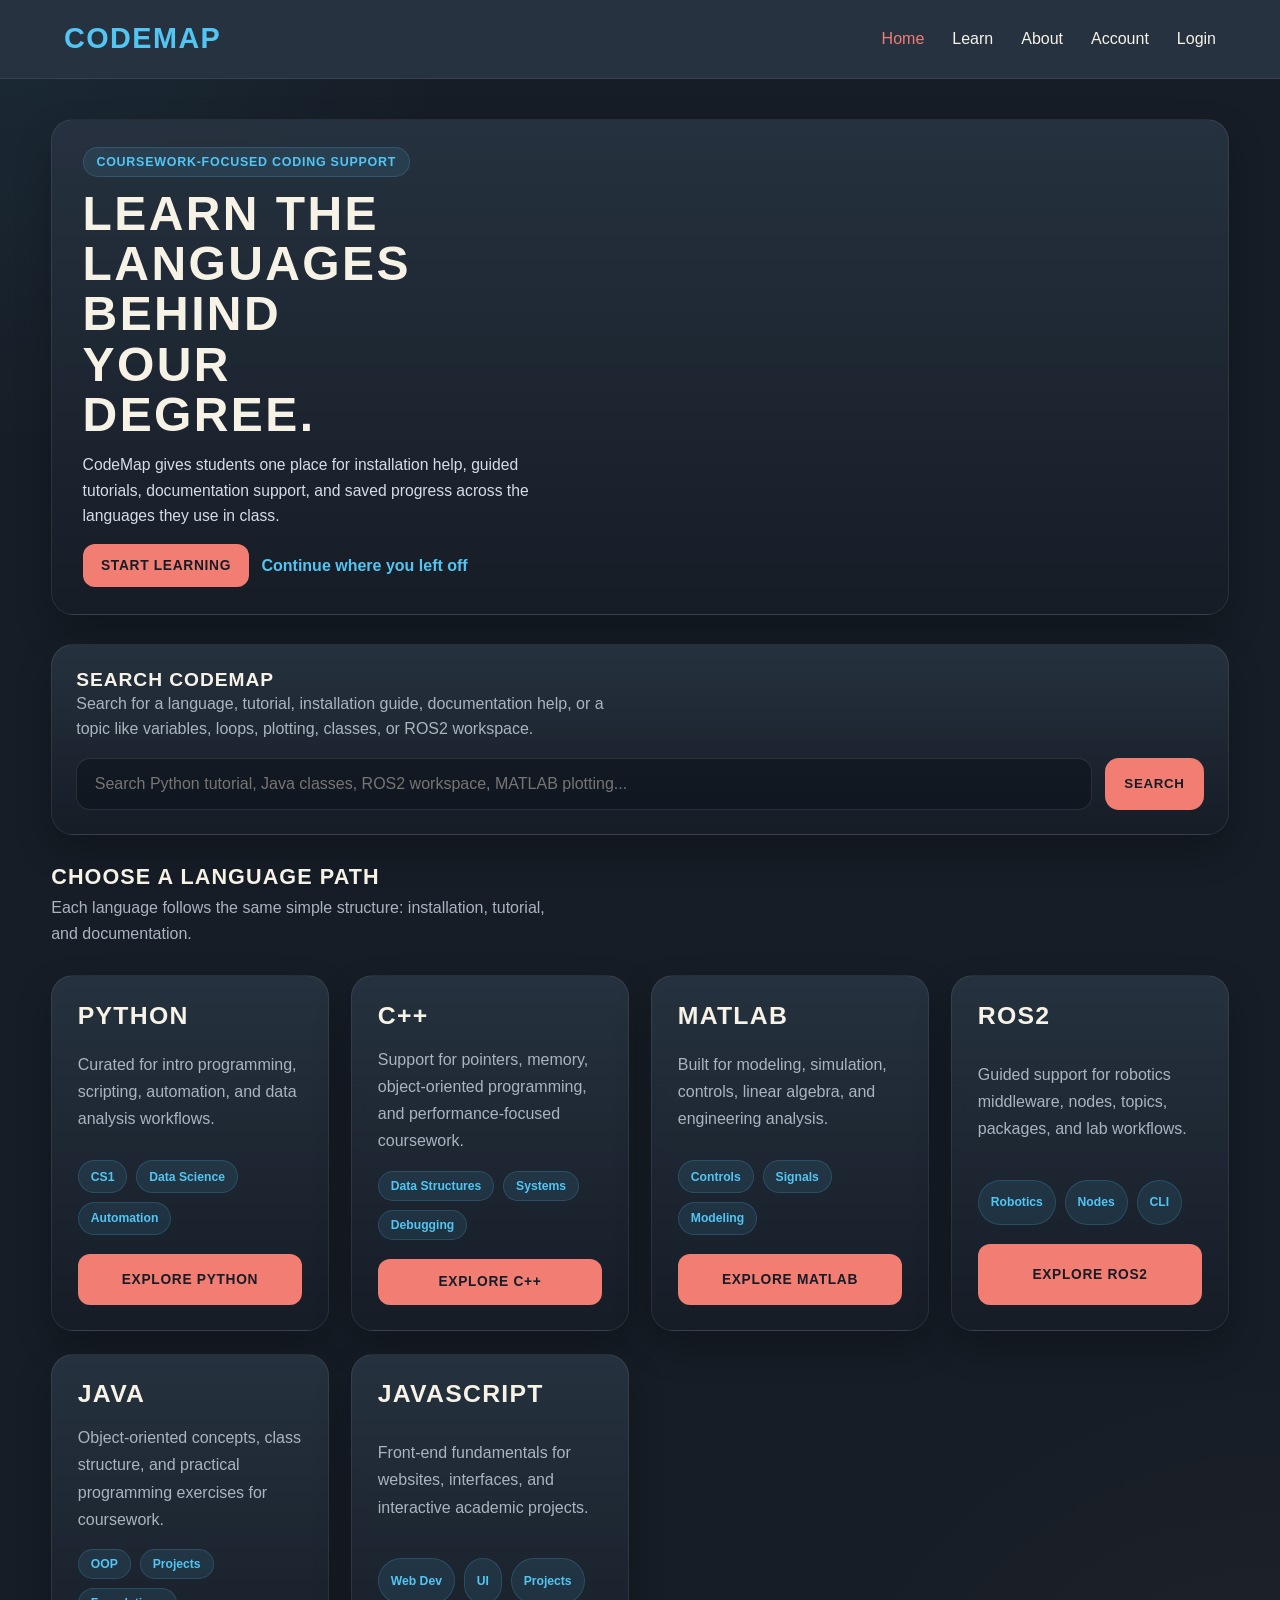
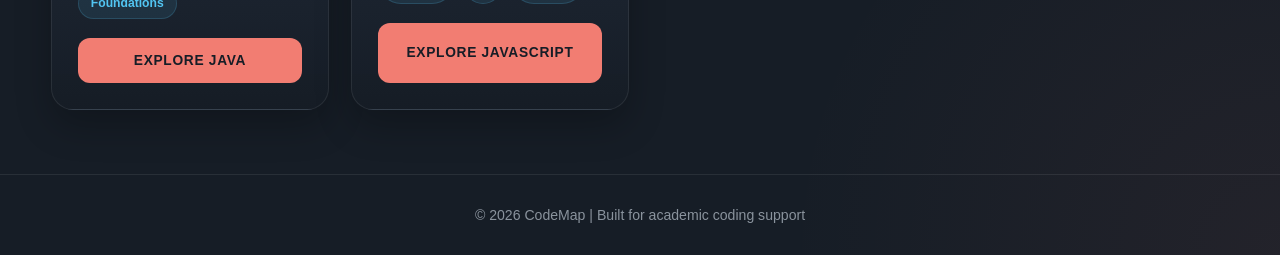
<file: index.html>
<!DOCTYPE html>
<html lang="en">
<head>
    <meta charset="UTF-8">
    <meta name="viewport" content="width=device-width, initial-scale=1.0">
    <title>CodeMap | Master Your Coursework</title>
    <style>
        :root {
            --bg-dark: #161D26;
            --bg-accent: #273240;
            --panel: #1d2632;
            --border: rgba(255,255,255,0.08);
            --primary-blue: #52C5F2;
            --primary-salmon: #F27D72;
            --text-off-white: #F6F2E6;
            --muted: #AAB4C0;
            --shadow: 0 16px 36px rgba(0,0,0,0.24);
        }

        * { box-sizing: border-box; }

        body {
            margin: 0;
            min-height: 100vh;
            display: flex;
            flex-direction: column;
            background:
                radial-gradient(circle at top left, rgba(82,197,242,0.08), transparent 20%),
                radial-gradient(circle at bottom right, rgba(242,125,114,0.06), transparent 22%),
                var(--bg-dark);
            color: var(--text-off-white);
            font-family: "proxima-nova", "Helvetica Neue", Arial, sans-serif;
        }

        h1, h2, h3, .logo, .cta-button, .card-button, .resume-btn {
            font-family: "din-2014", sans-serif;
            font-weight: 700;
            text-transform: uppercase;
            letter-spacing: 0.05em;
        }

        header {
            padding: 1.4rem 5%;
            display: flex;
            justify-content: space-between;
            align-items: center;
            background: var(--bg-accent);
            border-bottom: 1px solid var(--border);
        }

        .logo {
            color: var(--primary-blue);
            text-decoration: none;
            font-size: 1.8rem;
        }

        nav {
            display: flex;
            gap: 1.75rem;
            flex-wrap: wrap;
            align-items: center;
        }

        nav a {
            color: var(--text-off-white);
            text-decoration: none;
        }

        nav a:hover,
        nav a.active {
            color: var(--primary-salmon);
        }

        .page {
            width: min(1180px, 92vw);
            margin: 0 auto;
            padding: 2.5rem 0 4rem;
            display: grid;
            gap: 1.8rem;
            flex: 1;
        }

        .hero,
        .continue-card,
        .search-card,
        .lang-card {
            background: linear-gradient(180deg, rgba(39,50,64,0.96), rgba(22,29,38,0.98));
            border: 1px solid var(--border);
            border-radius: 22px;
            box-shadow: var(--shadow);
        }

        .hero {
            padding: 1.7rem 1.9rem;
            display: grid;
            gap: 0.7rem;
        }

        .eyebrow {
            display: inline-flex;
            width: fit-content;
            padding: 0.45rem 0.8rem;
            border-radius: 999px;
            background: rgba(82,197,242,0.10);
            border: 1px solid rgba(82,197,242,0.18);
            color: var(--primary-blue);
            font-size: 0.78rem;
            font-weight: 700;
            letter-spacing: 0.06em;
            text-transform: uppercase;
        }

        .hero h1 {
            margin: 0;
            font-size: clamp(1.95rem, 4vw, 3rem);
            line-height: 1.05;
            max-width: 13ch;
        }

        .hero p {
            margin: 0;
            max-width: 56ch;
            color: #d6dde6;
            font-size: 0.98rem;
            line-height: 1.65;
        }

        .hero-actions {
            display: flex;
            flex-wrap: wrap;
            gap: 0.75rem;
            margin-top: 0.25rem;
        }

        .cta-button,
        .card-button,
        .resume-btn {
            text-decoration: none;
            border-radius: 12px;
            display: inline-flex;
            align-items: center;
            justify-content: center;
            transition: transform 0.18s ease;
        }

        .cta-button,
        .card-button,
        .resume-btn {
            background: var(--primary-salmon);
            color: var(--bg-dark);
        }

        .cta-button {
            padding: 0.85rem 1.15rem;
            min-width: 165px;
            font-size: 0.86rem;
        }

        .secondary-link {
            color: var(--primary-blue);
            text-decoration: none;
            align-self: center;
            font-weight: 600;
        }

        .cta-button:hover,
        .card-button:hover,
        .resume-btn:hover {
            transform: translateY(-1px);
        }

        .continue-card {
            display: none;
            grid-template-columns: 1fr auto;
            gap: 1rem;
            align-items: center;
            padding: 1.4rem 1.5rem;
        }

        .continue-card h2 {
            margin: 0 0 0.35rem;
            font-size: 1.1rem;
        }

        .continue-card p {
            margin: 0;
            color: var(--muted);
            line-height: 1.6;
        }

        .resume-btn {
            padding: 0.9rem 1.15rem;
            min-width: 150px;
            font-size: 0.84rem;
        }

        .search-card {
            padding: 1.5rem;
            display: grid;
            gap: 1rem;
        }

        .search-card h2 {
            margin: 0;
            font-size: 1.2rem;
        }

        .search-card p {
            margin: 0;
            color: var(--muted);
            line-height: 1.6;
            max-width: 60ch;
        }

        .search-form {
            display: grid;
            gap: 0.8rem;
        }

        .search-row {
            display: grid;
            grid-template-columns: 1fr auto;
            gap: 0.8rem;
        }

        .search-box {
            width: 100%;
            padding: 1rem 1.1rem;
            border-radius: 14px;
            border: 1px solid rgba(255,255,255,0.10);
            background: rgba(8,13,20,0.42);
            color: var(--text-off-white);
            font-size: 1rem;
        }

        .search-box:focus {
            outline: none;
            border-color: var(--primary-blue);
            box-shadow: 0 0 0 4px rgba(82,197,242,0.12);
        }

        .search-submit {
            border: none;
            border-radius: 14px;
            background: var(--primary-salmon);
            color: var(--bg-dark);
            padding: 0 1.2rem;
            cursor: pointer;
            font-family: "din-2014", sans-serif;
            font-weight: 700;
            letter-spacing: 0.05em;
            text-transform: uppercase;
        }

        .search-results {
            display: none;
            gap: 0.8rem;
        }

        .search-results.show {
            display: grid;
        }

        .result-item {
            display: flex;
            justify-content: space-between;
            align-items: center;
            gap: 1rem;
            padding: 1rem 1.1rem;
            border-radius: 14px;
            background: rgba(255,255,255,0.03);
            border: 1px solid rgba(255,255,255,0.06);
        }

        .result-item h3 {
            margin: 0 0 0.2rem;
            font-size: 0.95rem;
        }

        .result-item p {
            margin: 0;
            font-size: 0.88rem;
            color: var(--muted);
        }

        .result-link {
            color: var(--primary-blue);
            text-decoration: none;
            font-weight: 700;
            white-space: nowrap;
        }

        .empty-search {
            color: var(--muted);
            padding: 0.4rem 0;
        }

        .section-head {
            display: flex;
            justify-content: space-between;
            align-items: end;
            gap: 1rem;
        }

        .section-head h2 {
            margin: 0 0 0.35rem;
            font-size: 1.35rem;
        }

        .section-head p {
            margin: 0;
            color: var(--muted);
            line-height: 1.6;
            max-width: 58ch;
        }

        .language-grid {
            display: grid;
            grid-template-columns: repeat(auto-fit, minmax(250px, 1fr));
            gap: 1.4rem;
        }

        .lang-card {
            padding: 1.6rem;
            display: grid;
            gap: 1rem;
        }

        .lang-card h3 {
            margin: 0;
            font-size: 1.55rem;
        }

        .lang-card p {
            margin: 0;
            color: var(--muted);
            line-height: 1.7;
            min-height: 5.5em;
        }

        .tag-row {
            display: flex;
            flex-wrap: wrap;
            gap: 0.55rem;
        }

        .tag {
            display: inline-flex;
            align-items: center;
            padding: 0.45rem 0.75rem;
            border-radius: 999px;
            background: rgba(82,197,242,0.10);
            border: 1px solid rgba(82,197,242,0.18);
            color: var(--primary-blue);
            font-size: 0.76rem;
            font-weight: 700;
        }

        .card-button {
            width: 100%;
            padding: 0.95rem 1rem;
            font-size: 0.86rem;
            margin-top: 0.2rem;
        }

        footer {
            border-top: 1px solid var(--border);
            padding: 2rem 5%;
            color: #8a939d;
            text-align: center;
            font-size: 0.88rem;
        }

        @media (max-width: 860px) {
            header,
            .continue-card,
            .search-row,
            .section-head {
                grid-template-columns: 1fr;
            }

            header {
                flex-direction: column;
                align-items: flex-start;
                gap: 1rem;
            }

            nav {
                gap: 1rem;
            }

            .continue-card {
                display: none;
            }

            .continue-card.show {
                display: grid;
            }

            .search-row {
                display: grid;
                grid-template-columns: 1fr;
            }

            .result-item {
                flex-direction: column;
                align-items: flex-start;
            }

            .hero h1 {
                max-width: none;
            }
        }
    </style>
</head>
<body>
    <header>
        <a href="index.html" class="logo">CodeMap</a>
        <nav>
            <a href="index.html" class="active">Home</a>
            <a href="learn.html">Learn</a>
            <a href="about.html">About</a>
            <a href="account-page.html">Account</a>
            <a href="login-signup.html" id="navLoginLink">Login</a>
        </nav>
    </header>

    <main class="page">
        <section class="hero">
            <span class="eyebrow">Coursework-focused coding support</span>
            <h1>Learn the languages behind your degree.</h1>
            <p id="heroSubtitle">CodeMap gives students one place for installation help, guided tutorials, documentation support, and saved progress across the languages they use in class.</p>
            <div class="hero-actions">
                <a href="learn.html" class="cta-button">Start Learning</a>
                <a href="continue-lesson.html" class="secondary-link">Continue where you left off</a>
            </div>
        </section>

        <section class="continue-card" id="continueCard">
            <div>
                <h2 id="continueTitle">Continue Learning</h2>
                <p id="continueCopy">Pick up where you left off with your most active language path.</p>
            </div>
            <a href="continue-lesson.html" class="resume-btn" id="continueLink">Resume Path</a>
        </section>

        <section class="search-card">
            <div>
                <h2>Search CodeMap</h2>
                <p>Search for a language, tutorial, installation guide, documentation help, or a topic like variables, loops, plotting, classes, or ROS2 workspace.</p>
            </div>

            <form class="search-form" id="searchForm" autocomplete="off">
                <div class="search-row">
                    <input type="text" id="searchInput" class="search-box" placeholder="Search Python tutorial, Java classes, ROS2 workspace, MATLAB plotting..." aria-label="Search CodeMap resources">
                    <button class="search-submit" type="submit">Search</button>
                </div>
                <div class="search-results" id="searchResults"></div>
            </form>
        </section>

        <section class="section-head">
            <div>
                <h2>Choose a language path</h2>
                <p>Each language follows the same simple structure: installation, tutorial, and documentation.</p>
            </div>
        </section>

        <section class="language-grid" id="languageGrid"></section>
    </main>

    <footer>
        © 2026 CodeMap | Built for academic coding support
    </footer>

    <script>
    (function() {
        const CURRENT_USER_KEY = "codemap_current_user";
        const LANGUAGES = [
            {
                key: "python",
                label: "Python",
                description: "Curated for intro programming, scripting, automation, and data analysis workflows.",
                tags: ["CS1", "Data Science", "Automation"]
            },
            {
                key: "cpp",
                label: "C++",
                description: "Support for pointers, memory, object-oriented programming, and performance-focused coursework.",
                tags: ["Data Structures", "Systems", "Debugging"]
            },
            {
                key: "matlab",
                label: "MATLAB",
                description: "Built for modeling, simulation, controls, linear algebra, and engineering analysis.",
                tags: ["Controls", "Signals", "Modeling"]
            },
            {
                key: "ros2",
                label: "ROS2",
                description: "Guided support for robotics middleware, nodes, topics, packages, and lab workflows.",
                tags: ["Robotics", "Nodes", "CLI"]
            },
            {
                key: "java",
                label: "Java",
                description: "Object-oriented concepts, class structure, and practical programming exercises for coursework.",
                tags: ["OOP", "Projects", "Foundations"]
            },
            {
                key: "javascript",
                label: "JavaScript",
                description: "Front-end fundamentals for websites, interfaces, and interactive academic projects.",
                tags: ["Web Dev", "UI", "Projects"]
            }
        ];

        function hubLink(key) {
            return "language-page.html?lang=" + encodeURIComponent(key);
        }

        function tutorialLink(key) {
            return "tutorial.html?lang=" + encodeURIComponent(key);
        }

        function installationLink(key) {
            return "installation.html?lang=" + encodeURIComponent(key);
        }

        function docsLink(key) {
            return "documentation.html?lang=" + encodeURIComponent(key);
        }

        const SEARCH_INDEX = [
            { title: "Python Learning Hub", description: "Overview of the Python path.", keywords: ["python", "hub", "path", "learn"], url: hubLink("python") },
            { title: "Python Tutorial", description: "Guided Python mini lessons.", keywords: ["python", "tutorial", "variables", "loops", "data types"], url: tutorialLink("python") },
            { title: "Python Installation", description: "Set up Python and verify your environment.", keywords: ["python", "installation", "install", "setup", "pip"], url: installationLink("python") },
            { title: "Python Documentation", description: "Learn how to read Python docs.", keywords: ["python", "documentation", "docs", "reference", "functions"], url: docsLink("python") },

            { title: "C++ Learning Hub", description: "Overview of the C++ path.", keywords: ["c++", "cpp", "hub", "path", "learn"], url: hubLink("cpp") },
            { title: "C++ Tutorial", description: "Foundations for variables, input, conditionals, and loops.", keywords: ["c++", "cpp", "tutorial", "loops", "conditionals", "pointers"], url: tutorialLink("cpp") },
            { title: "C++ Installation", description: "Set up a compiler and build a first file.", keywords: ["c++", "cpp", "install", "compiler", "g++", "setup"], url: installationLink("cpp") },
            { title: "C++ Documentation", description: "Read C++ headers, signatures, and examples.", keywords: ["c++", "cpp", "documentation", "docs", "header", "reference"], url: docsLink("cpp") },

            { title: "MATLAB Learning Hub", description: "Overview of the MATLAB path.", keywords: ["matlab", "hub", "path", "learn"], url: hubLink("matlab") },
            { title: "MATLAB Tutorial", description: "Learn variables, matrices, scripts, and plotting.", keywords: ["matlab", "tutorial", "plotting", "matrices", "vectors"], url: tutorialLink("matlab") },
            { title: "MATLAB Installation", description: "Launch MATLAB and run a first script.", keywords: ["matlab", "install", "setup", "script", "launch"], url: installationLink("matlab") },
            { title: "MATLAB Documentation", description: "Understand syntax blocks, inputs, outputs, and examples.", keywords: ["matlab", "documentation", "docs", "functions", "plot"], url: docsLink("matlab") },

            { title: "ROS2 Learning Hub", description: "Overview of the ROS2 path.", keywords: ["ros2", "hub", "path", "learn", "robotics"], url: hubLink("ros2") },
            { title: "ROS2 Tutorial", description: "Learn workspaces, nodes, topics, and commands.", keywords: ["ros2", "tutorial", "workspace", "nodes", "topics", "robotics"], url: tutorialLink("ros2") },
            { title: "ROS2 Installation", description: "Source your environment and build a workspace.", keywords: ["ros2", "install", "setup", "workspace", "colcon", "source"], url: installationLink("ros2") },
            { title: "ROS2 Documentation", description: "Learn how to read ROS2 commands and package docs.", keywords: ["ros2", "documentation", "docs", "commands", "topics"], url: docsLink("ros2") },

            { title: "Java Learning Hub", description: "Overview of the Java path.", keywords: ["java", "hub", "path", "learn"], url: hubLink("java") },
            { title: "Java Tutorial", description: "Learn variables, classes, methods, and loops.", keywords: ["java", "tutorial", "classes", "methods", "oop"], url: tutorialLink("java") },
            { title: "Java Installation", description: "Set up the JDK and compile a first class.", keywords: ["java", "install", "setup", "jdk", "javac"], url: installationLink("java") },
            { title: "Java Documentation", description: "Read Java API pages more clearly.", keywords: ["java", "documentation", "docs", "api", "class", "methods"], url: docsLink("java") },

            { title: "JavaScript Learning Hub", description: "Overview of the JavaScript path.", keywords: ["javascript", "js", "hub", "path", "learn"], url: hubLink("javascript") },
            { title: "JavaScript Tutorial", description: "Learn variables, functions, DOM, events, and conditionals.", keywords: ["javascript", "js", "tutorial", "dom", "events", "functions"], url: tutorialLink("javascript") },
            { title: "JavaScript Installation", description: "Run JavaScript with the browser or Node.js.", keywords: ["javascript", "js", "install", "setup", "node", "browser"], url: installationLink("javascript") },
            { title: "JavaScript Documentation", description: "Learn how to read language and browser API docs.", keywords: ["javascript", "js", "documentation", "docs", "dom", "api"], url: docsLink("javascript") }
        ];

        function normalize(text) {
            return String(text || "").trim().toLowerCase();
        }

        function getCurrentUser() {
            const raw = sessionStorage.getItem(CURRENT_USER_KEY) || localStorage.getItem(CURRENT_USER_KEY);
            if (!raw) return null;
            try {
                return JSON.parse(raw);
            } catch (error) {
                return null;
            }
        }

        function renderLanguageCards() {
            const grid = document.getElementById("languageGrid");
            grid.innerHTML = LANGUAGES.map(function(lang) {
                return `
                    <article class="lang-card">
                        <h3>${lang.label}</h3>
                        <p>${lang.description}</p>
                        <div class="tag-row">
                            ${lang.tags.map(function(tag) { return `<span class="tag">${tag}</span>`; }).join("")}
                        </div>
                        <a class="card-button" href="${hubLink(lang.key)}">Explore ${lang.label}</a>
                    </article>
                `;
            }).join("");
        }

        function scoreItem(item, query) {
            const q = normalize(query);
            if (!q) return 0;

            const title = normalize(item.title);
            const description = normalize(item.description);
            const keywordBlob = normalize(item.keywords.join(" "));
            let score = 0;

            if (title === q) score += 12;
            if (title.includes(q)) score += 8;
            if (keywordBlob.includes(q)) score += 6;
            if (description.includes(q)) score += 4;

            const parts = q.split(/\s+/).filter(Boolean);
            parts.forEach(function(part) {
                if (title.includes(part)) score += 3;
                if (keywordBlob.includes(part)) score += 2;
                if (description.includes(part)) score += 1;
            });

            return score;
        }

        function runSearch(query) {
            const q = normalize(query);
            if (!q) return [];

            return SEARCH_INDEX
                .map(function(item) {
                    return { item: item, score: scoreItem(item, q) };
                })
                .filter(function(entry) {
                    return entry.score > 0;
                })
                .sort(function(a, b) {
                    return b.score - a.score;
                })
                .slice(0, 5)
                .map(function(entry) {
                    return entry.item;
                });
        }

        function renderSearchResults(results, query) {
            const container = document.getElementById("searchResults");
            if (!query.trim()) {
                container.classList.remove("show");
                container.innerHTML = "";
                return;
            }

            container.classList.add("show");

            if (!results.length) {
                container.innerHTML = `<div class="empty-search">No direct matches for "${query}". Try a language name like Python, Java, or ROS2, or a topic like installation, documentation, loops, or plotting.</div>`;
                return;
            }

            container.innerHTML = results.map(function(result) {
                return `
                    <div class="result-item">
                        <div>
                            <h3>${result.title}</h3>
                            <p>${result.description}</p>
                        </div>
                        <a class="result-link" href="${result.url}">Open</a>
                    </div>
                `;
            }).join("");
        }

        function setupSearch() {
            const form = document.getElementById("searchForm");
            const input = document.getElementById("searchInput");

            form.addEventListener("submit", function(event) {
                event.preventDefault();
                renderSearchResults(runSearch(input.value), input.value);
            });

            input.addEventListener("input", function() {
                const q = input.value.trim();
                if (q.length < 2) {
                    renderSearchResults([], "");
                    return;
                }
                renderSearchResults(runSearch(q), q);
            });
        }

        function setupAccountState() {
            const user = getCurrentUser();
            const navLoginLink = document.getElementById("navLoginLink");
            const heroSubtitle = document.getElementById("heroSubtitle");
            const continueCard = document.getElementById("continueCard");
            const continueTitle = document.getElementById("continueTitle");
            const continueCopy = document.getElementById("continueCopy");

            if (!user) return;

            if (navLoginLink) {
                navLoginLink.textContent = "Account";
                navLoginLink.href = "account-page.html";
            }

            const name = user.firstName ? user.firstName : "Student";
            heroSubtitle.textContent = "Welcome back, " + name + ". CodeMap keeps your learning paths organized so you can return to the right language without starting over.";

            const progress = user.progress || {};
            const active = Object.entries(progress)
                .filter(function(entry) {
                    const pct = Number(entry[1]) || 0;
                    return pct > 0 && pct < 100;
                })
                .sort(function(a, b) {
                    return Number(b[1]) - Number(a[1]);
                });

            if (!active.length) return;

            const topKey = active[0][0];
            const topPct = Math.round(Number(active[0][1]) || 0);
            const lang = LANGUAGES.find(function(entry) { return entry.key === topKey; });
            const label = lang ? lang.label : topKey.toUpperCase();

            continueTitle.textContent = "Continue " + label;
            continueCopy.textContent = topPct + "% complete. Jump back into your most active language path.";
            continueCard.style.display = "grid";
        }

        renderLanguageCards();
        setupSearch();
        setupAccountState();
    })();
    </script>
</body>
</html>
</file>
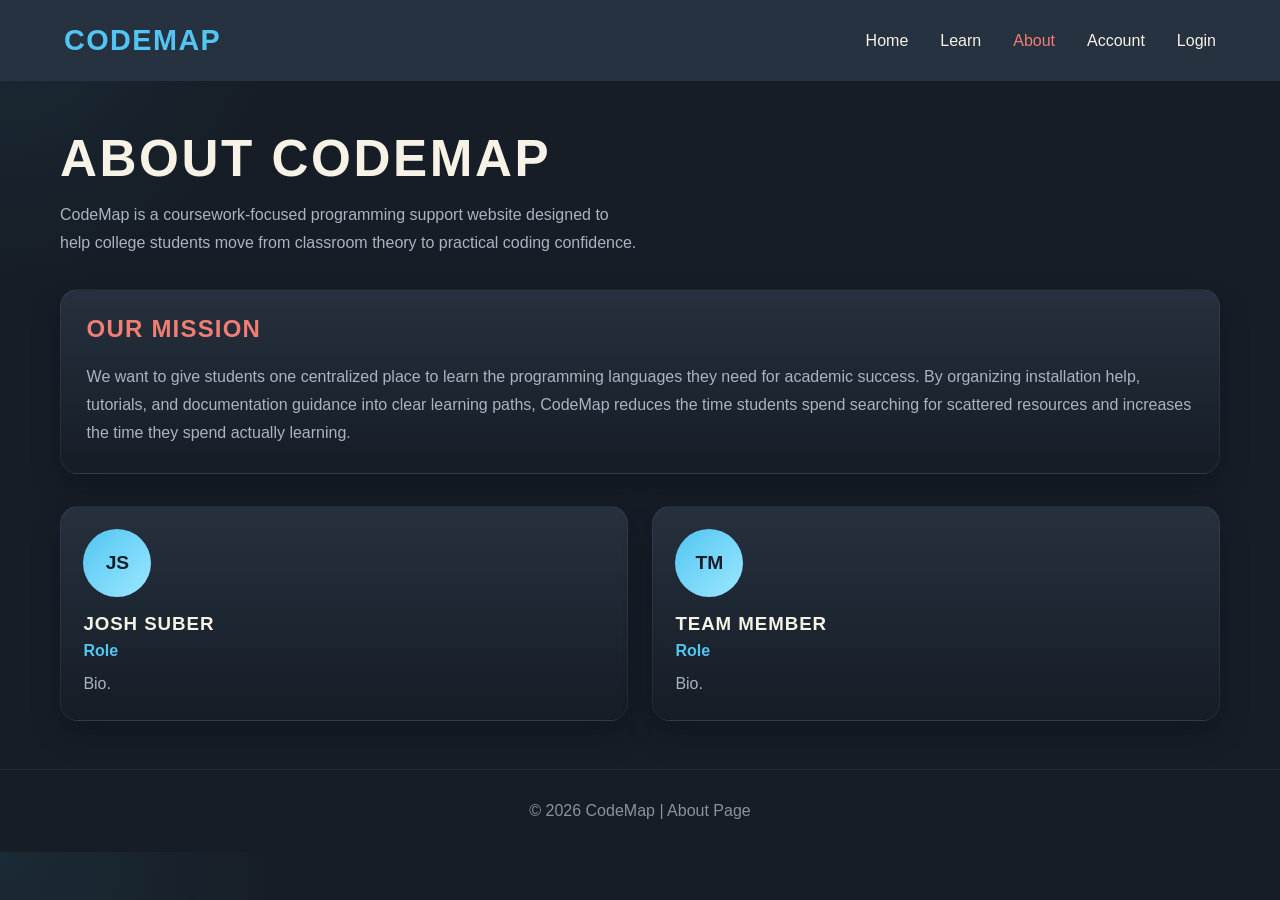
<file: about.html>
<!DOCTYPE html>
<html lang="en">
<head>
    <meta charset="UTF-8" />
    <meta name="viewport" content="width=device-width, initial-scale=1.0" />
    <title>CodeMap | About</title>
    <style>
        :root {
            --bg-dark: #161D26;
            --bg-accent: #273240;
            --panel: #1d2632;
            --primary-blue: #52C5F2;
            --primary-salmon: #F27D72;
            --text-off-white: #F6F2E6;
            --muted: #AAB4C0;
        }

        * { box-sizing: border-box; }

        body {
            margin: 0;
            background:
                radial-gradient(circle at top left, rgba(82,197,242,0.08), transparent 18%),
                var(--bg-dark);
            color: var(--text-off-white);
            font-family: "proxima-nova", "Helvetica Neue", Arial, sans-serif;
        }

        h1, h2, h3, .logo {
            font-family: "din-2014", sans-serif;
            font-weight: 700;
            text-transform: uppercase;
            letter-spacing: 0.05em;
        }

        header {
            padding: 1.5rem 5%;
            background: var(--bg-accent);
            display: flex;
            justify-content: space-between;
            align-items: center;
        }

        .logo {
            color: var(--primary-blue);
            text-decoration: none;
            font-size: 1.8rem;
        }

        nav {
            display: flex;
            gap: 2rem;
            flex-wrap: wrap;
        }

        nav a {
            color: var(--text-off-white);
            text-decoration: none;
        }

        nav a.active,
        nav a:hover {
            color: var(--primary-salmon);
        }

        .container {
            width: min(1160px, 92vw);
            margin: 0 auto;
            padding: 3rem 0;
        }

        .hero {
            margin-bottom: 2rem;
        }

        .hero h1 {
            margin: 0 0 0.8rem;
            font-size: clamp(2.2rem, 4vw, 3.6rem);
        }

        .hero p {
            margin: 0;
            max-width: 65ch;
            color: var(--muted);
            line-height: 1.75;
        }

        .mission-box,
        .team-card {
            background: linear-gradient(180deg, rgba(39,50,64,0.95), rgba(22,29,38,0.98));
            border: 1px solid rgba(255,255,255,0.06);
            border-radius: 18px;
            box-shadow: 0 14px 30px rgba(0,0,0,0.22);
        }

        .mission-box {
            padding: 1.6rem;
            margin-bottom: 2rem;
        }

        .mission-box h2 {
            margin-top: 0;
            color: var(--primary-salmon);
        }

        .mission-box p {
            margin: 0;
            color: var(--muted);
            line-height: 1.75;
        }

        .team-grid {
            display: grid;
            grid-template-columns: repeat(auto-fit, minmax(240px, 1fr));
            gap: 1.5rem;
        }

        .team-card {
            padding: 1.4rem;
        }

        .avatar {
            width: 68px;
            height: 68px;
            border-radius: 50%;
            background: linear-gradient(135deg, var(--primary-blue), #9be8ff);
            display: flex;
            align-items: center;
            justify-content: center;
            color: var(--bg-dark);
            font-weight: 800;
            font-size: 1.2rem;
            margin-bottom: 1rem;
        }

        .team-card h3 {
            margin: 0 0 0.4rem;
        }

        .role {
            color: var(--primary-blue);
            font-weight: 700;
            margin-bottom: 0.7rem;
        }

        .team-card p {
            margin: 0;
            color: var(--muted);
            line-height: 1.65;
        }

        footer {
            text-align: center;
            padding: 2rem 5%;
            color: #8a939d;
            border-top: 1px solid rgba(255,255,255,0.05);
        }

        @media (max-width: 720px) {
            header {
                flex-direction: column;
                align-items: flex-start;
                gap: 1rem;
            }

            nav {
                gap: 1rem;
            }
        }
    </style>
</head>
<body>
    <header>
        <a class="logo" href="index.html">CodeMap</a>
        <nav>
            <a href="index.html">Home</a>
            <a href="learn.html">Learn</a>
            <a class="active" href="about.html">About</a>
            <a href="account-page.html">Account</a>
            <a href="login-signup.html">Login</a>
        </nav>
    </header>

    <main class="container">
        <section class="hero">
            <h1>About CodeMap</h1>
            <p>
                CodeMap is a coursework-focused programming support website designed to help
                college students move from classroom theory to practical coding confidence.
            </p>
        </section>

        <section class="mission-box">
            <h2>Our Mission</h2>
            <p>
                We want to give students one centralized place to learn the programming languages
                they need for academic success. By organizing installation help, tutorials, and
                documentation guidance into clear learning paths, CodeMap reduces the time students
                spend searching for scattered resources and increases the time they spend actually
                learning.
            </p>
        </section>

        <section class="team-grid">
            <article class="team-card">
                <div class="avatar">JS</div>
                <h3>Josh Suber</h3>
                <div class="role">Role</div>
                <p>Bio.</p>
            </article>

            <article class="team-card">
                <div class="avatar">TM</div>
                <h3>Team Member</h3>
                <div class="role">Role</div>
                <p>Bio.</p>
            </article>

        </section>
    </main>

    <footer>&copy; 2026 CodeMap | About Page</footer>
</body>
</html>
</file>
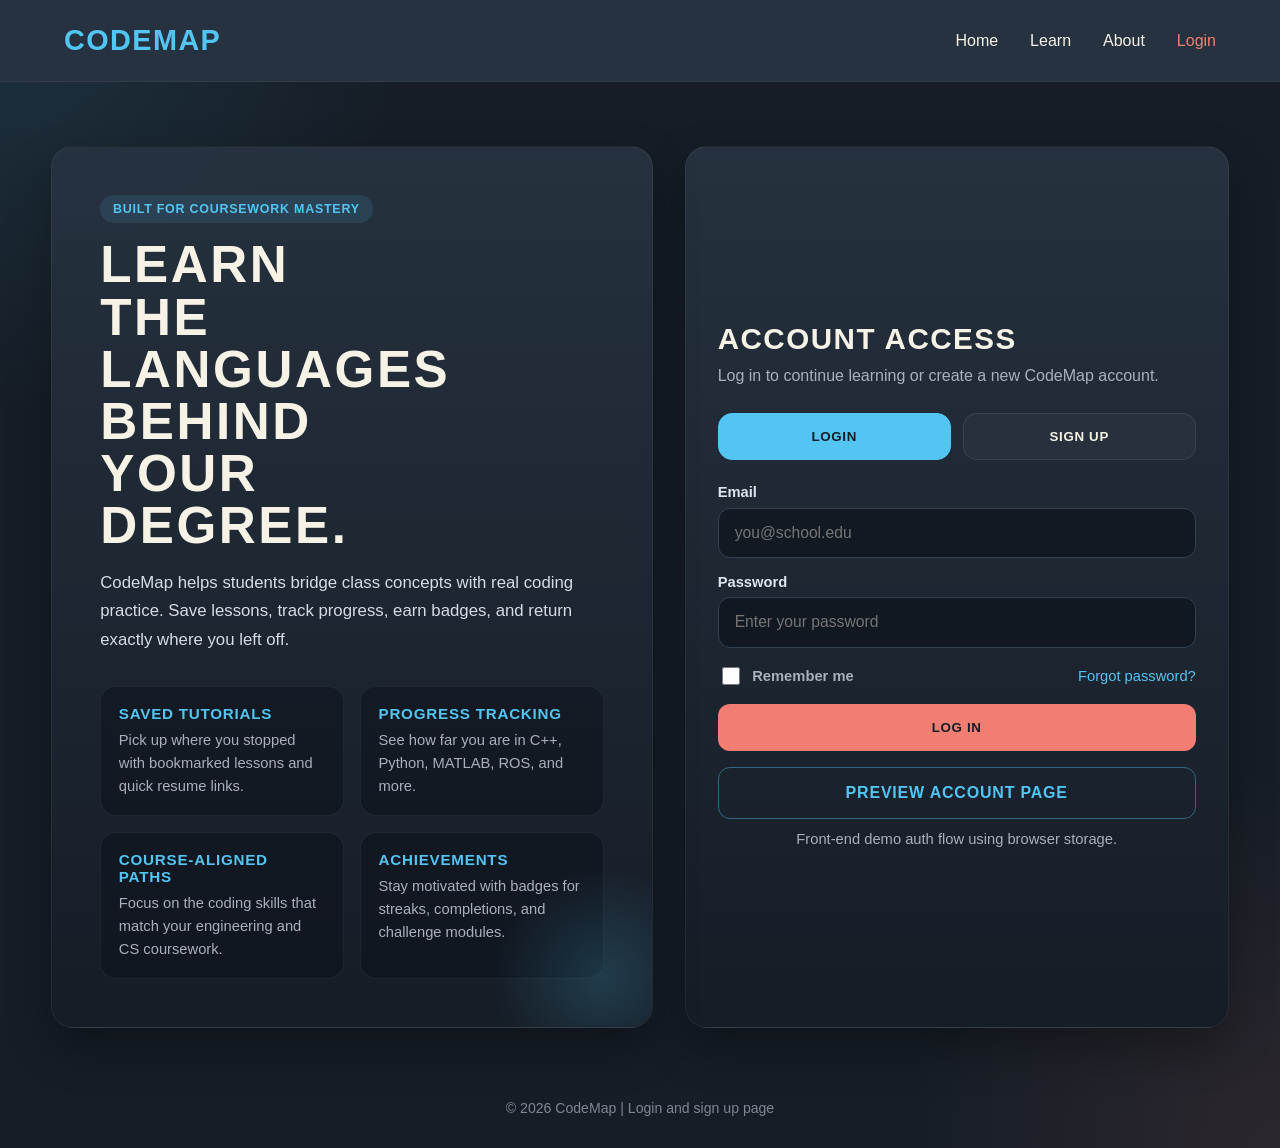
<file: account-page.html>
<!DOCTYPE html>
<html lang="en">
<head>
    <meta charset="UTF-8">
    <meta name="viewport" content="width=device-width, initial-scale=1.0">
    <title>CodeMap | Account</title>
    <style>
        :root {
            --bg-dark: #161D26;
            --bg-accent: #273240;
            --panel: #1d2632;
            --primary-blue: #52C5F2;
            --primary-salmon: #F27D72;
            --text-off-white: #F6F2E6;
            --muted: #AAB4C0;
            --green: #77d99a;
            --gold: #f3c76d;
            --purple: #b88cf6;
            --border: rgba(255,255,255,0.07);
        }

        * { box-sizing: border-box; }

        body {
            margin: 0;
            background:
                radial-gradient(ellipse at top left, rgba(82,197,242,0.07), transparent 40%),
                var(--bg-dark);
            color: var(--text-off-white);
            font-family: "proxima-nova", "Helvetica Neue", Arial, sans-serif;
            min-height: 100vh;
            display: flex;
            flex-direction: column;
        }

        h1, h2, h3, .logo, .btn, .section-title {
            font-family: "din-2014", sans-serif;
            font-weight: 700;
            text-transform: uppercase;
            letter-spacing: 0.05em;
        }

        header {
            padding: 1.5rem 5%;
            display: flex;
            justify-content: space-between;
            align-items: center;
            background-color: var(--bg-accent);
            border-bottom: 1px solid var(--border);
        }

        .logo { font-size: 1.8rem; color: var(--primary-blue); text-decoration: none; }

        nav { display: flex; gap: 2rem; flex-wrap: wrap; }
        nav a { color: var(--text-off-white); text-decoration: none; font-weight: 500; transition: color 0.2s; }
        nav a:hover, nav a.active { color: var(--primary-salmon); }

        .page {
            width: min(1180px, 92vw);
            margin: 0 auto;
            padding: 2.5rem 0 4rem;
            display: grid;
            gap: 1.8rem;
            flex: 1;
        }

        /* ── HERO CARD ── */
        .hero-card {
            background: linear-gradient(135deg, rgba(39,50,64,0.98), rgba(22,29,38,0.98));
            border: 1px solid var(--border);
            border-radius: 20px;
            padding: 2rem;
            display: grid;
            grid-template-columns: auto 1fr auto;
            gap: 1.8rem;
            align-items: center;
            position: relative;
            overflow: hidden;
        }

        .hero-card::before {
            content: "";
            position: absolute;
            inset: 0;
            background: radial-gradient(ellipse at top right, rgba(82,197,242,0.07), transparent 60%);
            pointer-events: none;
        }

        .avatar-wrap { display: flex; flex-direction: column; align-items: center; gap: 0.8rem; }

        .avatar {
            width: 96px;
            height: 96px;
            border-radius: 50%;
            background: linear-gradient(135deg, var(--primary-blue), #9be8ff);
            color: var(--bg-dark);
            display: flex;
            align-items: center;
            justify-content: center;
            font-size: 2rem;
            font-weight: 900;
            font-family: "din-2014", sans-serif;
            letter-spacing: 0.02em;
            box-shadow: 0 0 0 4px rgba(82,197,242,0.15), 0 8px 24px rgba(82,197,242,0.2);
        }

        .small-btn {
            background: transparent;
            color: var(--primary-blue);
            border: 1.5px solid rgba(82,197,242,0.4);
            padding: 0.45rem 0.85rem;
            border-radius: 8px;
            font-size: 0.72rem;
            font-family: "din-2014", sans-serif;
            font-weight: 700;
            letter-spacing: 0.05em;
            text-transform: uppercase;
            cursor: pointer;
            transition: 0.2s;
        }
        .small-btn:hover { background: rgba(82,197,242,0.1); border-color: var(--primary-blue); }

        .identity h1 { margin: 0 0 0.35rem; font-size: clamp(1.8rem, 3vw, 2.4rem); }
        .identity p { margin: 0; color: var(--muted); font-size: 0.98rem; }

        .pill-row { display: flex; flex-wrap: wrap; gap: 0.6rem; margin-top: 0.9rem; }
        .pill {
            background: rgba(82,197,242,0.10);
            color: var(--primary-blue);
            border: 1px solid rgba(82,197,242,0.2);
            padding: 0.35rem 0.75rem;
            border-radius: 999px;
            font-size: 0.78rem;
            font-weight: 600;
        }

        .hero-actions { display: flex; flex-direction: column; align-items: flex-end; gap: 0.8rem; }

        .btn {
            text-decoration: none;
            border-radius: 10px;
            padding: 0.75rem 1.2rem;
            font-size: 0.82rem;
            transition: 0.2s;
            text-align: center;
            min-width: 160px;
            display: inline-block;
        }

        .btn-primary { background: var(--primary-salmon); color: var(--bg-dark); }
        .btn-primary:hover { transform: scale(1.03); box-shadow: 0 6px 20px rgba(242,125,114,0.35); }

        .btn-outline {
            background: transparent;
            color: var(--primary-salmon);
            border: 1.5px solid rgba(242,125,114,0.45);
        }
        .btn-outline:hover { background: rgba(242,125,114,0.1); border-color: var(--primary-salmon); }

        /* ── STATS GRID ── */
        .stats-grid {
            display: grid;
            grid-template-columns: repeat(4, 1fr);
            gap: 1.2rem;
        }

        .stat-card {
            background: linear-gradient(180deg, rgba(39,50,64,0.9), rgba(22,29,38,0.95));
            border: 1px solid var(--border);
            border-radius: 16px;
            padding: 1.4rem;
            text-align: center;
        }

        .stat-card strong {
            display: block;
            font-size: 2.2rem;
            font-family: "din-2014", sans-serif;
            font-weight: 900;
            color: var(--primary-blue);
            line-height: 1;
            margin-bottom: 0.4rem;
        }

        .stat-card span { color: var(--muted); font-size: 0.88rem; }

        /* ── BADGE SPOTLIGHT STRIP ── */
        .achievement-strip {
            display: grid;
            grid-template-columns: 1.1fr 0.9fr;
            gap: 1.2rem;
        }

        .spotlight-card {
            background: linear-gradient(180deg, rgba(39,50,64,0.92), rgba(22,29,38,0.97));
            border: 1px solid var(--border);
            border-radius: 18px;
            padding: 1.5rem;
            display: grid;
            gap: 0.95rem;
        }

        .spotlight-eyebrow {
            display: inline-flex;
            width: fit-content;
            padding: 0.4rem 0.72rem;
            border-radius: 999px;
            background: rgba(82,197,242,0.08);
            border: 1px solid rgba(82,197,242,0.18);
            color: var(--primary-blue);
            font-family: "din-2014", sans-serif;
            font-size: 0.72rem;
            font-weight: 700;
            letter-spacing: 0.06em;
            text-transform: uppercase;
        }

        .spotlight-row {
            display: flex;
            align-items: center;
            gap: 1rem;
        }

        .spotlight-icon {
            width: 64px;
            height: 64px;
            border-radius: 18px;
            display: flex;
            align-items: center;
            justify-content: center;
            font-size: 2rem;
            background: rgba(243,199,109,0.12);
            border: 1px solid rgba(243,199,109,0.28);
            flex-shrink: 0;
        }

        .spotlight-title {
            margin: 0;
            font-family: "din-2014", sans-serif;
            font-size: 1.15rem;
            color: var(--text-off-white);
            text-transform: uppercase;
            letter-spacing: 0.04em;
        }

        .spotlight-subtitle {
            margin: 0.2rem 0 0;
            color: var(--muted);
            line-height: 1.6;
        }

        .spotlight-copy {
            color: var(--muted);
            line-height: 1.65;
            margin: 0;
        }

        .spotlight-link {
            color: var(--primary-blue);
            text-decoration: none;
            font-weight: 700;
        }

        .goal-progress-meta {
            display: flex;
            justify-content: space-between;
            align-items: center;
            gap: 1rem;
            color: var(--muted);
            font-size: 0.82rem;
        }

        .goal-progress-card {
            padding: 0.9rem 1rem;
            border-radius: 14px;
            background: rgba(255,255,255,0.04);
            border: 1px solid rgba(255,255,255,0.07);
        }

        .goal-progress-card .progress-bar {
            margin-top: 0.55rem;
        }

        /* ── MAIN GRID ── */
        .main-grid {
            display: grid;
            grid-template-columns: 1.3fr 0.7fr;
            gap: 1.8rem;
            align-items: start;
        }

        .content-card {
            background: linear-gradient(180deg, rgba(39,50,64,0.9), rgba(22,29,38,0.95));
            border: 1px solid var(--border);
            border-radius: 20px;
            padding: 1.8rem;
        }

        .section-title {
            margin: 0 0 1.4rem;
            font-size: 1rem;
            color: var(--primary-blue);
        }

        /* ── SAVED TUTORIALS ── */
        .saved-list { display: grid; gap: 0.9rem; }

        .saved-item {
            background: rgba(255,255,255,0.03);
            border: 1px solid var(--border);
            border-radius: 12px;
            padding: 1rem 1.1rem;
            display: flex;
            justify-content: space-between;
            align-items: center;
            gap: 1rem;
            transition: border-color 0.2s;
        }
        .saved-item:hover { border-color: rgba(82,197,242,0.2); }

        .saved-text h3 { margin: 0 0 0.25rem; font-size: 0.95rem; }
        .saved-text p { margin: 0; color: var(--muted); font-size: 0.85rem; }

        .resume-link {
            text-decoration: none;
            color: var(--primary-salmon);
            border: 1.5px solid rgba(242,125,114,0.4);
            padding: 0.45rem 0.85rem;
            border-radius: 8px;
            font-size: 0.78rem;
            font-family: "din-2014", sans-serif;
            font-weight: 700;
            text-transform: uppercase;
            letter-spacing: 0.05em;
            white-space: nowrap;
            transition: 0.2s;
        }
        .resume-link:hover { background: rgba(242,125,114,0.1); border-color: var(--primary-salmon); }

        /* ── PROGRESS ── */
        .progress-list { display: grid; gap: 1.1rem; }

        .progress-item { display: grid; gap: 0.5rem; }

        .progress-top {
            display: flex;
            justify-content: space-between;
            align-items: center;
            font-size: 0.9rem;
            font-weight: 700;
        }
        .progress-top span:last-child { color: var(--primary-blue); }

        .progress-bar {
            height: 10px;
            border-radius: 999px;
            background: rgba(255,255,255,0.08);
            overflow: hidden;
        }

        .progress-fill {
            height: 100%;
            border-radius: inherit;
            background: linear-gradient(90deg, var(--primary-blue), #8fdfff);
            transition: width 0.8s ease;
        }

        /* ── BADGES ── */
        .badges-section { grid-column: 1 / -1; }

        .badges-header {
            display: flex;
            align-items: center;
            justify-content: space-between;
            margin-bottom: 1.4rem;
        }

        .badges-header .section-title { margin: 0; }

        .badges-summary {
            font-size: 0.85rem;
            color: var(--muted);
        }

        .badges-summary span { color: var(--gold); font-weight: 700; }

        .badges-location-note {
            margin: -0.7rem 0 1.2rem;
            color: var(--muted);
            line-height: 1.6;
        }

        .badges-categories { display: grid; gap: 1.6rem; }

        .badge-category-title {
            font-family: "din-2014", sans-serif;
            font-weight: 700;
            font-size: 0.78rem;
            letter-spacing: 0.1em;
            text-transform: uppercase;
            color: var(--muted);
            margin: 0 0 1rem;
        }

        .badge-grid {
            display: grid;
            grid-template-columns: repeat(auto-fill, minmax(170px, 1fr));
            gap: 1rem;
        }

        .badge-item {
            background: rgba(255,255,255,0.03);
            border: 1px solid var(--border);
            border-radius: 16px;
            padding: 1.1rem;
            text-align: center;
            transition: all 0.25s;
            position: relative;
            overflow: hidden;
        }

        .badge-item.earned {
            border-color: rgba(243,199,109,0.35);
            background: linear-gradient(145deg, rgba(243,199,109,0.07), rgba(22,29,38,0.95));
        }

        .badge-item.earned:hover {
            transform: translateY(-3px);
            box-shadow: 0 8px 28px rgba(243,199,109,0.15);
            border-color: rgba(243,199,109,0.55);
        }

        .badge-item.locked {
            opacity: 0.42;
            filter: grayscale(0.5);
        }

        .badge-icon {
            font-size: 2.2rem;
            line-height: 1;
            margin-bottom: 0.7rem;
            display: block;
        }

        .badge-item.earned .badge-icon {
            filter: drop-shadow(0 0 8px rgba(243,199,109,0.5));
        }

        .badge-name {
            font-family: "din-2014", sans-serif;
            font-weight: 700;
            font-size: 0.82rem;
            text-transform: uppercase;
            letter-spacing: 0.04em;
            margin-bottom: 0.4rem;
        }

        .badge-item.earned .badge-name { color: var(--gold); }
        .badge-item.locked .badge-name { color: var(--muted); }

        .badge-desc {
            font-size: 0.78rem;
            color: var(--muted);
            line-height: 1.5;
        }

        .badge-earned-tag {
            display: inline-block;
            margin-top: 0.6rem;
            padding: 0.25rem 0.6rem;
            border-radius: 999px;
            background: rgba(243,199,109,0.15);
            border: 1px solid rgba(243,199,109,0.3);
            color: var(--gold);
            font-size: 0.7rem;
            font-weight: 700;
            font-family: "din-2014", sans-serif;
            text-transform: uppercase;
            letter-spacing: 0.06em;
        }

        .badge-locked-tag {
            display: inline-block;
            margin-top: 0.6rem;
            padding: 0.25rem 0.6rem;
            border-radius: 999px;
            background: rgba(255,255,255,0.04);
            border: 1px solid rgba(255,255,255,0.08);
            color: #5a6470;
            font-size: 0.7rem;
            font-weight: 700;
            font-family: "din-2014", sans-serif;
            text-transform: uppercase;
            letter-spacing: 0.06em;
        }

        /* badge progress mini-bar */
        .badge-progress {
            margin-top: 0.6rem;
        }
        .badge-progress-bar {
            height: 4px;
            border-radius: 999px;
            background: rgba(255,255,255,0.07);
            overflow: hidden;
            margin-top: 0.35rem;
        }
        .badge-progress-fill {
            height: 100%;
            border-radius: inherit;
            background: var(--muted);
        }
        .badge-progress-label {
            font-size: 0.7rem;
            color: #5a6470;
        }

        /* ── BOTTOM GRID ── */
        .bottom-grid {
            display: grid;
            grid-template-columns: 1fr 1fr;
            gap: 1.8rem;
        }

        /* ── CONTINUE LEARNING (inline on account) ── */
        .continue-list { display: grid; gap: 0.9rem; }

        .continue-item {
            background: rgba(255,255,255,0.03);
            border: 1px solid var(--border);
            border-radius: 12px;
            padding: 1rem 1.1rem;
            transition: border-color 0.2s;
        }
        .continue-item:hover { border-color: rgba(82,197,242,0.25); }

        .continue-top {
            display: flex;
            justify-content: space-between;
            align-items: flex-start;
            gap: 1rem;
            margin-bottom: 0.7rem;
        }

        .continue-info h3 { margin: 0 0 0.2rem; font-size: 0.95rem; }
        .continue-info p { margin: 0; color: var(--muted); font-size: 0.82rem; }

        .continue-pct {
            font-family: "din-2014", sans-serif;
            font-size: 1.1rem;
            font-weight: 900;
            color: var(--primary-blue);
            white-space: nowrap;
        }

        /* ── SETTINGS ── */
        .settings-list { display: grid; gap: 0.9rem; }

        .settings-item {
            background: rgba(255,255,255,0.03);
            border: 1px solid var(--border);
            border-radius: 12px;
            padding: 0.9rem 1.1rem;
            display: flex;
            justify-content: space-between;
            align-items: center;
            gap: 1rem;
        }

        .settings-item h3 { margin: 0 0 0.2rem; font-size: 0.85rem; color: var(--muted); text-transform: uppercase; letter-spacing: 0.06em; }
        .settings-item p { margin: 0; font-size: 0.95rem; }

        .settings-edit {
            color: var(--primary-salmon);
            text-decoration: none;
            font-size: 0.82rem;
            font-family: "din-2014", sans-serif;
            font-weight: 700;
            text-transform: uppercase;
            letter-spacing: 0.05em;
            white-space: nowrap;
            opacity: 0.8;
            transition: opacity 0.2s;
        }
        .settings-edit:hover { opacity: 1; }

        .empty-state {
            color: var(--muted);
            font-size: 0.9rem;
            line-height: 1.65;
            padding: 0.5rem 0;
        }

        footer {
            margin-top: auto;
            padding: 2rem 5%;
            text-align: center;
            font-size: 0.85rem;
            border-top: 1px solid var(--border);
            color: #5a6470;
        }

        /* ── RESPONSIVE ── */
        @media (max-width: 1024px) {
            .stats-grid { grid-template-columns: repeat(2, 1fr); }
            .achievement-strip { grid-template-columns: 1fr; }
            .main-grid { grid-template-columns: 1fr; }
        }

        @media (max-width: 760px) {
            header { flex-direction: column; align-items: flex-start; gap: 1rem; }
            nav a { margin-left: 0; margin-right: 1.5rem; }
            .hero-card { grid-template-columns: 1fr; }
            .hero-actions { align-items: flex-start; flex-direction: row; flex-wrap: wrap; }
            .bottom-grid { grid-template-columns: 1fr; }
            .saved-item { flex-direction: column; align-items: flex-start; }
            .badge-grid { grid-template-columns: repeat(2, 1fr); }
        }
    </style>
</head>
<body>
    <header>
        <a href="index.html" class="logo">CodeMap</a>
        <nav>
            <a href="index.html">Home</a>
            <a href="learn.html">Learn</a>
            <a href="about.html">About</a>
            <a href="account-page.html" class="active">Account</a>
            <a href="login-signup.html" id="navLogout">Logout</a>
        </nav>
    </header>

    <main class="page">

        <!-- PROFILE HERO -->
        <section class="hero-card">
            <div class="avatar-wrap">
                <div class="avatar" id="avatar">CM</div>
                <button class="small-btn" type="button">Edit Photo</button>
            </div>

            <div class="identity">
                <h1 id="userName">CodeMap Student</h1>
                <p id="userSubtitle">Signed in user</p>
                <div class="pill-row" id="pillRow">
                    <span class="pill">Student</span>
                </div>
            </div>

            <div class="hero-actions">
                <a href="continue-lesson.html" class="btn btn-primary">Continue Learning</a>
                <a href="#badgeAnchor" class="btn btn-outline">View Badges & Goals</a>
                <a href="login-signup.html" class="btn btn-outline" id="logoutBtn">Log Out</a>
            </div>
        </section>

        <section>
            <h2 class="section-title" style="margin: 0 0 1rem;">Badge Highlights</h2>
            <section class="achievement-strip">
                <div class="spotlight-card" id="recentBadgeSpotlight"></div>
                <div class="spotlight-card" id="nextBadgeGoal"></div>
            </section>
        </section>

        <!-- STATS -->
        <section class="stats-grid">
            <div class="stat-card">
                <strong id="savedCount">0</strong>
                <span>Saved Tutorials</span>
            </div>
            <div class="stat-card">
                <strong id="languageCount">0</strong>
                <span>Languages Active</span>
            </div>
            <div class="stat-card">
                <strong id="badgeCount">0</strong>
                <span>Badges Earned</span>
            </div>
            <div class="stat-card">
                <strong id="avgProgress">0%</strong>
                <span>Avg. Completion</span>
            </div>
        </section>

        <!-- SAVED TUTORIALS + PROGRESS -->
        <section class="main-grid">
            <div class="content-card">
                <h2 class="section-title">Saved Tutorials</h2>
                <div class="saved-list" id="savedTutorialsList"></div>
            </div>

            <div class="content-card">
                <h2 class="section-title">Progress by Language</h2>
                <div class="progress-list" id="progressList"></div>
            </div>
        </section>

        <!-- BADGES -->
        <section class="content-card badges-section" id="badgeAnchor">
            <div class="badges-header">
                <h2 class="section-title">All Badges</h2>
                <p class="badges-summary"><span id="earnedCount">0</span> of <span id="totalCount">0</span> earned</p>
            </div>
            <p class="badges-location-note">All earned badges appear on this account page. Participants who were unsure where badges would live can now find them immediately here.</p>
            <div class="badges-categories" id="badgesCategoriesContainer"></div>
        </section>

        <!-- CONTINUE LEARNING + ACCOUNT DETAILS -->
        <section class="bottom-grid">
            <div class="content-card">
                <h2 class="section-title">Continue Learning</h2>
                <div class="continue-list" id="continueList"></div>
            </div>

            <div class="content-card">
                <h2 class="section-title">Account Details</h2>
                <div class="settings-list" id="settingsList"></div>
            </div>
        </section>

    </main>

    <footer>&copy; 2026 CodeMap | Account Dashboard</footer>

    <script>
    /* ─────────────────────────────────────────────────────────────
       BADGE CATALOG
       Each badge has: id, icon, name, desc, category,
       and earn(user) → bool
    ───────────────────────────────────────────────────────────── */
    const BADGE_CATALOG = [
        // ── GETTING STARTED ──
        {
            id: "first_launch",
            icon: "🚀",
            name: "First Launch",
            desc: "Started learning on CodeMap",
            category: "Getting Started",
            earn: (u) => Object.values(u.progress||{}).some(v => v > 0)
        },
        {
            id: "tutorial_saver",
            icon: "🔖",
            name: "Collector",
            desc: "Saved your first tutorial",
            category: "Getting Started",
            earn: (u) => (u.savedTutorials||[]).length >= 1
        },
        {
            id: "profile_complete",
            icon: "🎓",
            name: "Fully Enrolled",
            desc: "Filled out your major and year",
            category: "Getting Started",
            earn: (u) => !!(u.major && u.year)
        },
        // ── LANGUAGE EXPLORER ──
        {
            id: "python_start",
            icon: "🐍",
            name: "Python Starter",
            desc: "Began a Python lesson",
            category: "Language Explorer",
            earn: (u) => (u.progress?.python||0) > 0,
            progressKey: "python",
            progressTarget: 1
        },
        {
            id: "cpp_start",
            icon: "⚙️",
            name: "C++ Explorer",
            desc: "Started C++ coursework",
            category: "Language Explorer",
            earn: (u) => (u.progress?.cpp||0) > 0,
            progressKey: "cpp",
            progressTarget: 1
        },
        {
            id: "matlab_start",
            icon: "📐",
            name: "MATLAB Engineer",
            desc: "Opened a MATLAB lesson",
            category: "Language Explorer",
            earn: (u) => (u.progress?.matlab||0) > 0,
            progressKey: "matlab",
            progressTarget: 1
        },
        {
            id: "ros2_start",
            icon: "🤖",
            name: "ROS2 Pilot",
            desc: "Began robotics coursework",
            category: "Language Explorer",
            earn: (u) => (u.progress?.ros2||0) > 0,
            progressKey: "ros2",
            progressTarget: 1
        },
        {
            id: "multi_lang",
            icon: "🌐",
            name: "Multi-Linguist",
            desc: "Active in 3 or more languages",
            category: "Language Explorer",
            earn: (u) => Object.values(u.progress||{}).filter(v=>v>0).length >= 3
        },
        // ── PROGRESS ──
        {
            id: "halfway",
            icon: "🌗",
            name: "Halfway There",
            desc: "Reached 50% in any language",
            category: "Progress",
            earn: (u) => Object.values(u.progress||{}).some(v => v >= 50)
        },
        {
            id: "high_achiever",
            icon: "⭐",
            name: "High Achiever",
            desc: "Reached 75% in any language",
            category: "Progress",
            earn: (u) => Object.values(u.progress||{}).some(v => v >= 75)
        },
        {
            id: "completionist",
            icon: "🏅",
            name: "Completionist",
            desc: "All four core languages active",
            category: "Progress",
            earn: (u) => {
                const p = u.progress||{};
                return p.python>0 && p.cpp>0 && p.matlab>0 && p.ros2>0;
            }
        },
        // ── MASTERY ──
        {
            id: "python_master",
            icon: "🏆",
            name: "Python Master",
            desc: "Completed all Python lessons",
            category: "Mastery",
            earn: (u) => (u.progress?.python||0) >= 100,
            progressKey: "python",
            progressTarget: 100
        },
        {
            id: "cpp_master",
            icon: "🛡️",
            name: "C++ Master",
            desc: "Completed all C++ lessons",
            category: "Mastery",
            earn: (u) => (u.progress?.cpp||0) >= 100,
            progressKey: "cpp",
            progressTarget: 100
        }
    ];

    /* ─────────────────────────────────────────────────────────────
       LANGUAGE META — for continue learning section
    ───────────────────────────────────────────────────────────── */
    const LANG_META = {
        python: { label: "Python", icon: "🐍", sub: "Intro scripting & data tools", color: "#52C5F2" },
        cpp:    { label: "C++",    icon: "⚙️",  sub: "Advanced Data Structures",    color: "#F27D72" },
        matlab: { label: "MATLAB", icon: "📐",  sub: "Control systems modeling",    color: "#f3c76d" },
        ros2:   { label: "ROS2",   icon: "🤖",  sub: "Robotics middleware",          color: "#b88cf6" },
        java:   { label: "Java",   icon: "☕",  sub: "Object-oriented programming", color: "#77d99a" },
        javascript: { label: "JavaScript", icon: "⚡", sub: "Web dev & UI", color: "#f3c76d" }
    };

    /* ─────────────────────────────────────────────────────────────
       AUTH HELPERS
    ───────────────────────────────────────────────────────────── */
    const CURRENT_USER_KEY = "codemap_current_user";
    const RECENT_BADGE_KEY = "codemap_recent_badge";

    function getCurrentUser() {
        const raw = sessionStorage.getItem(CURRENT_USER_KEY) || localStorage.getItem(CURRENT_USER_KEY);
        if (!raw) return null;
        try { return JSON.parse(raw); } catch { return null; }
    }

    function logoutUser(e) {
        e.preventDefault();
        sessionStorage.removeItem(CURRENT_USER_KEY);
        localStorage.removeItem(CURRENT_USER_KEY);
        window.location.href = "login-signup.html";
    }

    function makeInitials(first, last) {
        return ((first||"").charAt(0) + (last||"").charAt(0)).toUpperCase() || "CM";
    }

    function badgeById(id) {
        return BADGE_CATALOG.find((badge) => badge.id === id) || null;
    }

    function getEarnedBadges(user) {
        return BADGE_CATALOG.filter((badge) => {
            try { return badge.earn(user); } catch (error) { return false; }
        });
    }

    /* ─────────────────────────────────────────────────────────────
       RENDER FUNCTIONS
    ───────────────────────────────────────────────────────────── */
    function renderAchievementStrip(user) {
        const earnedBadges = getEarnedBadges(user);
        const recentEl = document.getElementById("recentBadgeSpotlight");
        const nextEl = document.getElementById("nextBadgeGoal");

        let recentBadge = null;
        try {
            const stored = JSON.parse(localStorage.getItem(RECENT_BADGE_KEY) || "null");
            if (stored && stored.id) {
                const candidate = badgeById(stored.id);
                if (candidate && earnedBadges.some((badge) => badge.id === candidate.id)) {
                    recentBadge = candidate;
                }
            }
        } catch (error) {}
        if (!recentBadge && earnedBadges.length) {
            recentBadge = earnedBadges[earnedBadges.length - 1];
        }

        if (recentBadge) {
            recentEl.innerHTML = `
                <span class="spotlight-eyebrow">Recently Earned Badge</span>
                <div class="spotlight-row">
                    <div class="spotlight-icon">${recentBadge.icon}</div>
                    <div>
                        <h2 class="spotlight-title">${recentBadge.name}</h2>
                        <p class="spotlight-subtitle">${recentBadge.desc}</p>
                    </div>
                </div>
                <p class="spotlight-copy">Badges are stored on this account page so students can quickly confirm what they unlocked after completing tutorial work.</p>
                <a class="spotlight-link" href="#badgeAnchor">Jump to all badges</a>
            `;
        } else {
            recentEl.innerHTML = `
                <span class="spotlight-eyebrow">Badge Location</span>
                <div class="spotlight-row">
                    <div class="spotlight-icon">🏅</div>
                    <div>
                        <h2 class="spotlight-title">Your first badge will appear here</h2>
                        <p class="spotlight-subtitle">Complete a mini lesson to unlock a badge and then return to this account page.</p>
                    </div>
                </div>
                <p class="spotlight-copy">This makes the badge location clearer for first-time users who may expect achievements to appear somewhere inside the tutorial.</p>
                <a class="spotlight-link" href="learn.html">Start a lesson</a>
            `;
        }

        const lockedBadges = BADGE_CATALOG
            .filter((badge) => !earnedBadges.some((earned) => earned.id === badge.id))
            .map((badge) => {
                const current = badge.progressKey ? Math.max(0, Math.min(100, Number((user.progress||{})[badge.progressKey] || 0))) : 0;
                const target = badge.progressTarget || 100;
                const ratio = badge.progressKey ? (current / target) : -1;
                return { badge, current, target, ratio };
            })
            .sort((a, b) => b.ratio - a.ratio);

        const nextGoal = lockedBadges[0] || null;
        if (nextGoal) {
            const meta = nextGoal.badge.progressKey ? (LANG_META[nextGoal.badge.progressKey] || { label: nextGoal.badge.progressKey.toUpperCase() }) : null;
            const progressWidth = Math.max(0, Math.min(100, Math.round((nextGoal.current / nextGoal.target) * 100)));
            nextEl.innerHTML = `
                <span class="spotlight-eyebrow">Next Badge Goal</span>
                <div class="spotlight-row">
                    <div class="spotlight-icon">${nextGoal.badge.icon}</div>
                    <div>
                        <h2 class="spotlight-title">${nextGoal.badge.name}</h2>
                        <p class="spotlight-subtitle">${nextGoal.badge.desc}</p>
                    </div>
                </div>
                <div class="goal-progress-card">
                    <div class="goal-progress-meta">
                        <span>${meta ? meta.label + ' progress' : 'Progress requirement'}</span>
                        <span>${nextGoal.current} / ${nextGoal.target}%</span>
                    </div>
                    <div class="progress-bar">
                        <div class="progress-fill" style="width:${progressWidth}%"></div>
                    </div>
                </div>
                <p class="spotlight-copy">This card connects tutorial completion with badge progress so the next achievement is easier to understand.</p>
                <a class="spotlight-link" href="continue-lesson.html">Continue learning</a>
            `;
        } else {
            nextEl.innerHTML = `
                <span class="spotlight-eyebrow">Mastery</span>
                <div class="spotlight-row">
                    <div class="spotlight-icon">✨</div>
                    <div>
                        <h2 class="spotlight-title">All visible goals complete</h2>
                        <p class="spotlight-subtitle">You have earned every currently tracked badge in this prototype.</p>
                    </div>
                </div>
                <p class="spotlight-copy">The dashboard now clearly shows that there are no remaining badge goals for this account.</p>
                <a class="spotlight-link" href="#badgeAnchor">Review badge collection</a>
            `;
        }
    }

    function renderSavedTutorials(list) {
        const el = document.getElementById("savedTutorialsList");
        if (!list || !list.length) {
            el.innerHTML = '<p class="empty-state">No saved tutorials yet. Explore the Learn page to save content here.</p>';
            return;
        }
        el.innerHTML = list.map((t, i) => `
            <div class="saved-item">
                <div class="saved-text">
                    <h3>${t}</h3>
                    <p>Saved lesson · ready to resume</p>
                </div>
                <a href="continue-lesson.html" class="resume-link">Resume</a>
            </div>
        `).join("");
    }

    function renderProgress(progress) {
        const el = document.getElementById("progressList");
        const keys = Object.keys(progress||{}).filter(k => Number(progress[k]) > 0);
        if (!keys.length) {
            el.innerHTML = '<p class="empty-state">Complete a lesson to start tracking progress.</p>';
            return;
        }
        el.innerHTML = keys.map(k => {
            const pct = Math.max(0, Math.min(100, Number(progress[k])||0));
            const meta = LANG_META[k] || { label: k.toUpperCase(), icon: "📌" };
            return `
                <div class="progress-item">
                    <div class="progress-top">
                        <span>${meta.icon} ${meta.label}</span>
                        <span>${pct}%</span>
                    </div>
                    <div class="progress-bar">
                        <div class="progress-fill" style="width:${pct}%"></div>
                    </div>
                </div>
            `;
        }).join("");
    }

    function renderBadges(user) {
        const container = document.getElementById("badgesCategoriesContainer");

        // Compute earned set
        const earnedIds = new Set(
            BADGE_CATALOG.filter(b => b.earn(user)).map(b => b.id)
        );

        // Also honor legacy string badges from old data
        const legacyEarned = new Set((user.badges||[]).map(s => s.toLowerCase().replace(/\s+/g,'_')));

        document.getElementById("earnedCount").textContent = earnedIds.size;
        document.getElementById("totalCount").textContent = BADGE_CATALOG.length;

        // Group by category
        const categories = {};
        BADGE_CATALOG.forEach(b => {
            if (!categories[b.category]) categories[b.category] = [];
            categories[b.category].push(b);
        });

        container.innerHTML = Object.entries(categories).map(([cat, badges]) => {
            const items = badges.map(b => {
                const isEarned = earnedIds.has(b.id);
                let progressHTML = "";

                if (!isEarned && b.progressKey) {
                    const cur = Math.min(100, Number((user.progress||{})[b.progressKey]||0));
                    const pct = Math.round((cur / b.progressTarget) * 100);
                    progressHTML = `
                        <div class="badge-progress">
                            <div class="badge-progress-label">${cur} / ${b.progressTarget}%</div>
                            <div class="badge-progress-bar">
                                <div class="badge-progress-fill" style="width:${Math.min(100,pct)}%"></div>
                            </div>
                        </div>
                    `;
                }

                return `
                    <div class="badge-item ${isEarned ? 'earned' : 'locked'}">
                        <span class="badge-icon">${b.icon}</span>
                        <div class="badge-name">${b.name}</div>
                        <div class="badge-desc">${b.desc}</div>
                        ${isEarned
                            ? '<span class="badge-earned-tag">✓ Earned</span>'
                            : `<span class="badge-locked-tag">🔒 Locked</span>${progressHTML}`
                        }
                    </div>
                `;
            }).join("");

            return `
                <div>
                    <p class="badge-category-title">${cat}</p>
                    <div class="badge-grid">${items}</div>
                </div>
            `;
        }).join("");
    }

    function renderContinueLearning(progress) {
        const el = document.getElementById("continueList");
        const active = Object.entries(progress||{}).filter(([,v]) => v > 0).sort(([,a],[,b]) => b-a);
        if (!active.length) {
            el.innerHTML = '<p class="empty-state">No languages started yet. Head to Learn to begin.</p>';
            return;
        }
        el.innerHTML = active.map(([key, pct]) => {
            const meta = LANG_META[key] || { label: key.toUpperCase(), icon: "📌", sub: "", color: "#52C5F2" };
            const v = Math.max(0, Math.min(100, Number(pct)||0));
            return `
                <a class="continue-item" href="continue-lesson.html" style="text-decoration:none;color:inherit;display:block;cursor:pointer;transition:border-color 0.2s,box-shadow 0.2s;">
                    <div class="continue-top">
                        <div class="continue-info">
                            <h3>${meta.icon} ${meta.label}</h3>
                            <p>${meta.sub}</p>
                        </div>
                        <span class="continue-pct">${v}%</span>
                    </div>
                    <div class="progress-bar">
                        <div class="progress-fill" style="width:${v}%; background: linear-gradient(90deg, ${meta.color}, ${meta.color}99)"></div>
                    </div>
                </a>
            `;
        }).join("");
    }

    function renderSettings(user) {
        document.getElementById("settingsList").innerHTML = `
            <div class="settings-item">
                <div><h3>Full Name</h3><p>${(user.firstName||"")} ${(user.lastName||"")}</p></div>
                <a href="#" class="settings-edit">Edit</a>
            </div>
            <div class="settings-item">
                <div><h3>Email</h3><p>${user.email||"Not set"}</p></div>
                <a href="#" class="settings-edit">Edit</a>
            </div>
            <div class="settings-item">
                <div><h3>Major / Track</h3><p>${user.major||"Not set"}</p></div>
                <a href="#" class="settings-edit">Edit</a>
            </div>
            <div class="settings-item">
                <div><h3>Academic Year</h3><p>${user.year||"Not set"}</p></div>
                <a href="#" class="settings-edit">Edit</a>
            </div>
        `;
    }

    function renderPage(user) {
        // Header
        const fullName = ((user.firstName||"") + " " + (user.lastName||"")).trim() || "CodeMap Student";
        document.getElementById("userName").textContent = fullName;
        document.getElementById("avatar").textContent = makeInitials(user.firstName, user.lastName);

        const parts = [user.year, user.major, user.email].filter(Boolean);
        document.getElementById("userSubtitle").textContent = parts.join(" · ") || "Signed in user";

        const pillRow = document.getElementById("pillRow");
        pillRow.innerHTML = [user.major, user.year].filter(Boolean)
            .map(p => `<span class="pill">${p}</span>`).join("") || '<span class="pill">Student</span>';

        // Stats
        const saved = user.savedTutorials||[];
        const progress = user.progress||{};
        const activeLangs = Object.keys(progress).filter(k => Number(progress[k]) > 0);
        const earnedCount = BADGE_CATALOG.filter(b => b.earn(user)).length;
        const avgPct = activeLangs.length
            ? Math.round(activeLangs.reduce((sum, k) => sum + Number(progress[k]), 0) / activeLangs.length)
            : 0;

        document.getElementById("savedCount").textContent = saved.length;
        document.getElementById("languageCount").textContent = activeLangs.length;
        document.getElementById("badgeCount").textContent = earnedCount;
        document.getElementById("avgProgress").textContent = avgPct + "%";

        // Sections
        renderAchievementStrip(user);
        renderSavedTutorials(saved);
        renderProgress(progress);
        renderBadges(user);
        renderContinueLearning(progress);
        renderSettings(user);
    }

    /* ─────────────────────────────────────────────────────────────
       INIT
    ───────────────────────────────────────────────────────────── */
    const currentUser = getCurrentUser();
    if (!currentUser) {
        window.location.href = "login-signup.html";
    } else {
        renderPage(currentUser);
    }

    document.getElementById("logoutBtn").addEventListener("click", logoutUser);
    document.getElementById("navLogout").addEventListener("click", logoutUser);
    </script>
</body>
</html>
</file>
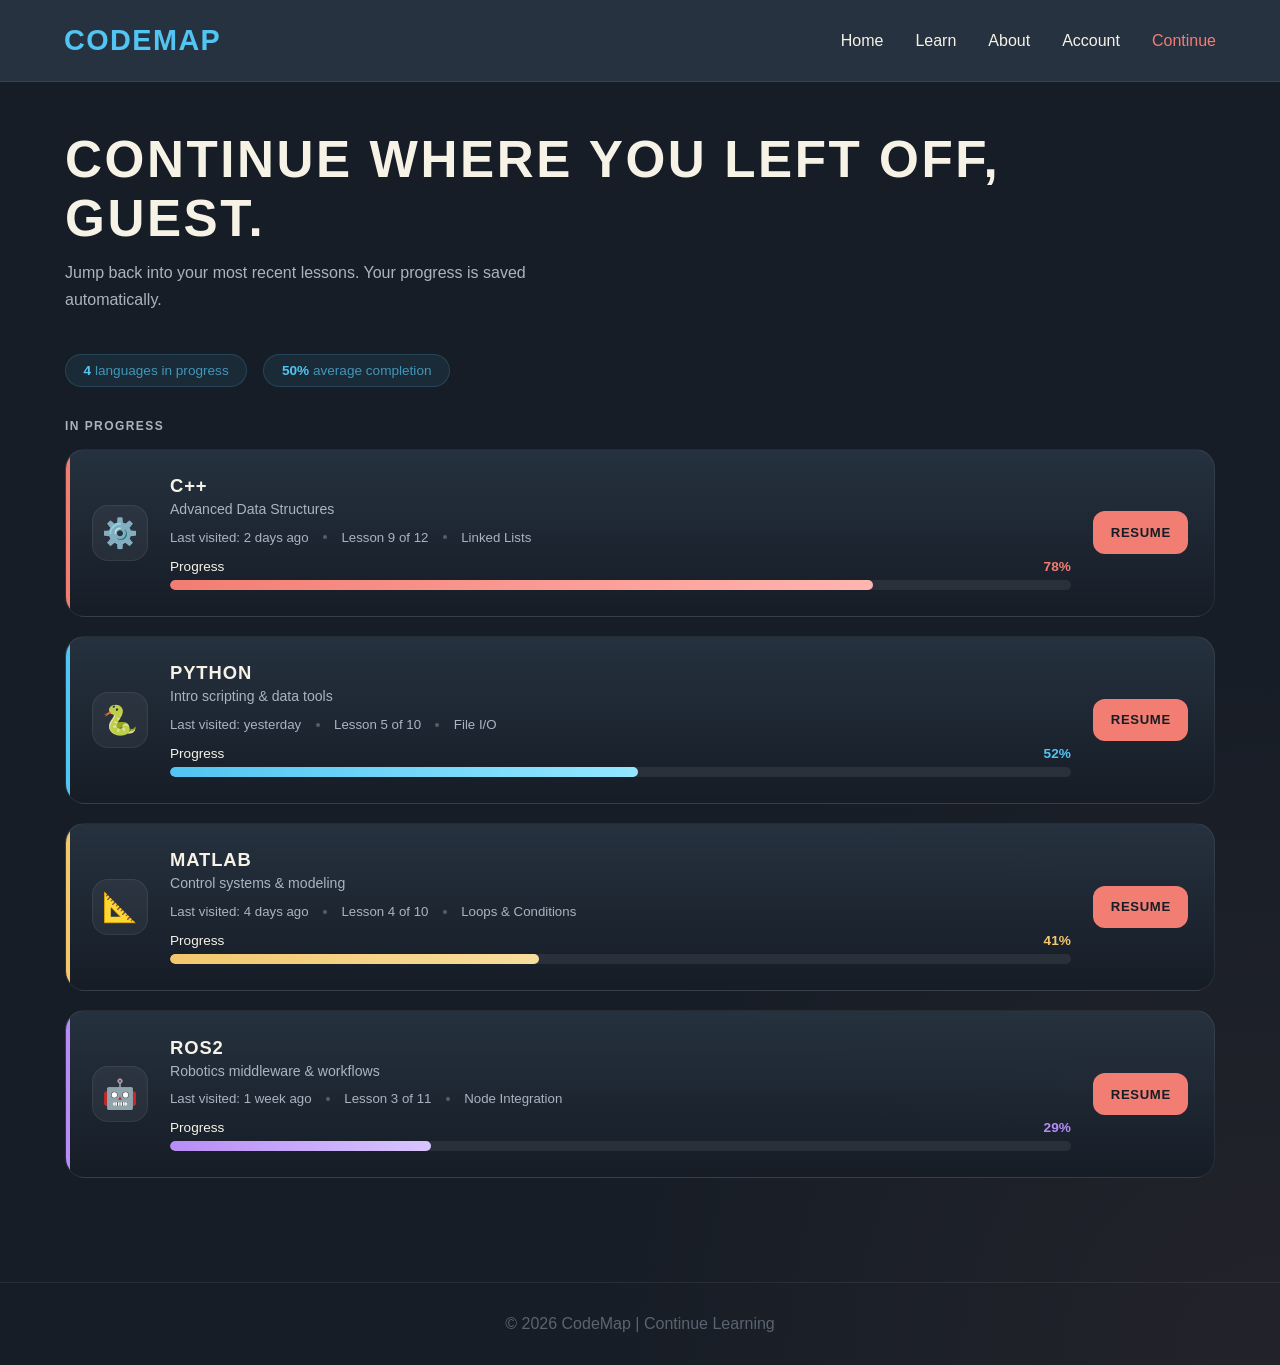
<file: continue-lesson.html>
<!DOCTYPE html>
<html lang="en">
<head>
    <meta charset="UTF-8" />
    <meta name="viewport" content="width=device-width, initial-scale=1.0" />
    <title>CodeMap | Continue Lessons</title>
    <style>
        :root {
            --bg-dark: #161D26;
            --bg-accent: #273240;
            --primary-blue: #52C5F2;
            --primary-salmon: #F27D72;
            --text-off-white: #F6F2E6;
            --muted: #AAB4C0;
            --green: #77d99a;
            --gold: #f3c76d;
            --purple: #b88cf6;
            --border: rgba(255,255,255,0.07);
        }

        * { box-sizing: border-box; }

        body {
            margin: 0;
            background:
                radial-gradient(ellipse at bottom right, rgba(242,125,114,0.06), transparent 40%),
                var(--bg-dark);
            color: var(--text-off-white);
            font-family: "proxima-nova", "Helvetica Neue", Arial, sans-serif;
            min-height: 100vh;
            display: flex;
            flex-direction: column;
        }

        h1, h2, h3, .logo, .btn {
            font-family: "din-2014", sans-serif;
            font-weight: 700;
            text-transform: uppercase;
            letter-spacing: 0.05em;
        }

        header {
            padding: 1.5rem 5%;
            background: var(--bg-accent);
            display: flex;
            justify-content: space-between;
            align-items: center;
            border-bottom: 1px solid var(--border);
        }

        .logo { color: var(--primary-blue); text-decoration: none; font-size: 1.8rem; }

        nav { display: flex; gap: 2rem; flex-wrap: wrap; }
        nav a { color: var(--text-off-white); text-decoration: none; }
        nav a.active, nav a:hover { color: var(--primary-salmon); }

        .container {
            width: min(1150px, 92vw);
            margin: 0 auto;
            padding: 3rem 0 4rem;
            flex: 1;
        }

        /* ── INTRO ── */
        .intro { margin-bottom: 2.5rem; }

        .intro h1 {
            margin: 0 0 0.7rem;
            font-size: clamp(2rem, 4vw, 3.2rem);
        }

        .intro p {
            margin: 0;
            color: var(--muted);
            max-width: 60ch;
            line-height: 1.7;
        }

        /* ── QUICK STATS ROW ── */
        .quick-stats {
            display: flex;
            gap: 1rem;
            flex-wrap: wrap;
            margin-bottom: 2rem;
        }

        .stat-pill {
            background: rgba(82,197,242,0.08);
            border: 1px solid rgba(82,197,242,0.18);
            border-radius: 999px;
            padding: 0.5rem 1.1rem;
            font-size: 0.85rem;
            color: var(--primary-blue);
            font-weight: 600;
        }

        .stat-pill span { opacity: 0.7; font-weight: 400; }

        /* ── SECTION HEADER ── */
        .section-label {
            font-family: "din-2014", sans-serif;
            font-size: 0.75rem;
            font-weight: 700;
            letter-spacing: 0.12em;
            text-transform: uppercase;
            color: var(--muted);
            margin-bottom: 1rem;
        }

        /* ── LESSON CARDS ── */
        .list { display: grid; gap: 1.2rem; margin-bottom: 2.5rem; }

        .lesson-card {
            background: linear-gradient(180deg, rgba(39,50,64,0.96), rgba(22,29,38,0.98));
            border: 1px solid var(--border);
            border-radius: 20px;
            padding: 1.6rem;
            display: grid;
            grid-template-columns: auto 1fr auto;
            gap: 1.4rem;
            align-items: center;
            transition: border-color 0.25s, box-shadow 0.25s;
            position: relative;
            overflow: hidden;
        }

        .lesson-card::before {
            content: "";
            position: absolute;
            left: 0; top: 0; bottom: 0;
            width: 4px;
            background: var(--card-color, var(--primary-blue));
            border-radius: 4px 0 0 4px;
        }

        .lesson-card:hover {
            border-color: rgba(255,255,255,0.14);
            box-shadow: 0 12px 32px rgba(0,0,0,0.25);
        }

        .lang-icon {
            width: 56px;
            height: 56px;
            border-radius: 16px;
            display: flex;
            align-items: center;
            justify-content: center;
            font-size: 1.8rem;
            flex-shrink: 0;
            background: rgba(255,255,255,0.05);
            border: 1px solid var(--border);
        }

        .lesson-body h3 {
            margin: 0 0 0.25rem;
            font-size: 1.15rem;
        }

        .lesson-body .sub {
            color: var(--muted);
            font-size: 0.88rem;
            margin: 0 0 0.8rem;
        }

        .meta {
            display: flex;
            flex-wrap: wrap;
            gap: 0.9rem;
            color: var(--muted);
            font-size: 0.83rem;
            margin-bottom: 0.85rem;
            align-items: center;
        }

        .meta-dot {
            width: 4px;
            height: 4px;
            border-radius: 50%;
            background: var(--muted);
            opacity: 0.4;
        }

        .progress-wrap { display: grid; gap: 0.4rem; }

        .progress-top {
            display: flex;
            justify-content: space-between;
            font-size: 0.85rem;
        }
        .progress-top .pct { font-weight: 700; color: var(--card-color, var(--primary-blue)); }

        .progress-bar {
            height: 10px;
            border-radius: 999px;
            background: rgba(255,255,255,0.07);
            overflow: hidden;
        }

        .fill {
            height: 100%;
            border-radius: inherit;
            background: linear-gradient(90deg, var(--card-color, var(--primary-blue)), var(--card-color-light, #93e7ff));
            transition: width 0.9s cubic-bezier(0.34, 1.56, 0.64, 1);
        }

        .btn {
            text-decoration: none;
            padding: 0.85rem 1.1rem;
            border-radius: 12px;
            background: var(--primary-salmon);
            color: var(--bg-dark);
            white-space: nowrap;
            align-self: center;
            transition: transform 0.2s, box-shadow 0.2s;
            font-size: 0.82rem;
        }

        .btn:hover {
            transform: scale(1.04);
            box-shadow: 0 6px 20px rgba(242,125,114,0.35);
        }

        /* ── COMPLETE BADGES ── */
        .completed-section { margin-top: 1rem; }

        .completed-list { display: grid; gap: 1rem; }

        .completed-card {
            background: linear-gradient(180deg, rgba(39,50,64,0.7), rgba(22,29,38,0.8));
            border: 1px solid rgba(119,217,154,0.15);
            border-radius: 16px;
            padding: 1.2rem 1.5rem;
            display: flex;
            align-items: center;
            gap: 1.2rem;
        }

        .completed-icon {
            font-size: 1.8rem;
            flex-shrink: 0;
        }

        .completed-card h3 { margin: 0 0 0.2rem; font-size: 0.98rem; opacity: 0.7; }
        .completed-card p { margin: 0; color: var(--green); font-size: 0.85rem; font-weight: 600; }

        /* ── EMPTY / NO LESSONS ── */
        .empty-wrap {
            text-align: center;
            padding: 4rem 2rem;
            color: var(--muted);
        }

        .empty-wrap .emoji { font-size: 3rem; margin-bottom: 1rem; }
        .empty-wrap h2 { margin: 0 0 0.7rem; font-size: 1.4rem; }
        .empty-wrap p { margin: 0 0 1.8rem; max-width: 44ch; margin-left: auto; margin-right: auto; line-height: 1.7; }

        .btn-outline {
            text-decoration: none;
            padding: 0.85rem 1.5rem;
            border-radius: 12px;
            border: 1.5px solid rgba(82,197,242,0.4);
            color: var(--primary-blue);
            font-family: "din-2014", sans-serif;
            font-weight: 700;
            text-transform: uppercase;
            letter-spacing: 0.05em;
            font-size: 0.82rem;
            display: inline-block;
            transition: 0.2s;
        }
        .btn-outline:hover { background: rgba(82,197,242,0.08); border-color: var(--primary-blue); }

        footer {
            padding: 2rem 5%;
            text-align: center;
            color: #5a6470;
            border-top: 1px solid var(--border);
        }

        @media (max-width: 760px) {
            header { flex-direction: column; align-items: flex-start; gap: 1rem; }
            nav { gap: 1rem; }
            .lesson-card { grid-template-columns: auto 1fr; }
            .lesson-card .btn { grid-column: 1 / -1; text-align: center; }
        }
    </style>
</head>
<body>
    <header>
        <a class="logo" href="index.html">CodeMap</a>
        <nav>
            <a href="index.html">Home</a>
            <a href="learn.html">Learn</a>
            <a href="about.html">About</a>
            <a href="account-page.html">Account</a>
            <a class="active" href="continue-lesson.html">Continue</a>
        </nav>
    </header>

    <main class="container" id="mainContent">
        <!-- Filled by JS -->
    </main>

    <footer>&copy; 2026 CodeMap | Continue Learning</footer>

    <script>
    /* ─────────────────────────────────────────────────────────────
       LANGUAGE DEFINITIONS
    ───────────────────────────────────────────────────────────── */
    const LANG_META = {
        python: {
            label: "Python",
            icon: "🐍",
            sub: "Intro scripting & data tools",
            lessons: ["Variables & Data Types", "Control Flow", "Functions", "Lists & Dicts",
                      "File I/O", "Data Cleaning Basics", "Libraries (NumPy, Pandas)", "Error Handling",
                      "OOP Basics", "Final Project"],
            color: "#52C5F2",
            colorLight: "#93e7ff"
        },
        cpp: {
            label: "C++",
            icon: "⚙️",
            sub: "Advanced Data Structures",
            lessons: ["Syntax Basics", "Functions & Scope", "Arrays & Strings", "Pointers",
                      "Dynamic Memory", "Classes & Objects", "Inheritance", "Pointers and Memory",
                      "Linked Lists", "Templates", "STL", "Final Project"],
            color: "#F27D72",
            colorLight: "#ffb5b0"
        },
        matlab: {
            label: "MATLAB",
            icon: "📐",
            sub: "Control systems & modeling",
            lessons: ["MATLAB Basics", "Vectors & Matrices", "Plotting", "Loops & Conditions",
                      "Functions", "Laplace Transforms", "Transfer Functions", "State Feedback Models",
                      "PID Control", "Final Project"],
            color: "#f3c76d",
            colorLight: "#f7dd9d"
        },
        ros2: {
            label: "ROS2",
            icon: "🤖",
            sub: "Robotics middleware & workflows",
            lessons: ["ROS2 Overview", "Installing & Workspace Setup", "Node Integration",
                      "Topics & Messages", "Services & Clients", "Launch Files",
                      "Parameters", "TF2 Transforms", "Navigation Stack", "Final Lab", "Integration Project"],
            color: "#b88cf6",
            colorLight: "#d8c5ff"
        },
        java: {
            label: "Java",
            icon: "☕",
            sub: "Object-oriented programming",
            lessons: ["Java Basics", "Classes & Objects", "Inheritance", "Interfaces",
                      "Collections", "Exception Handling", "I/O Streams", "Generics", "Final Project"],
            color: "#77d99a",
            colorLight: "#b9efca"
        },
        javascript: {
            label: "JavaScript",
            icon: "⚡",
            sub: "Web development & UI",
            lessons: ["JS Basics", "DOM Manipulation", "Events", "Functions & Scope",
                      "Arrays & Objects", "Fetch API", "Async/Await", "Modules", "Final Project"],
            color: "#f3c76d",
            colorLight: "#f7e0a0"
        }
    };

    /* ─────────────────────────────────────────────────────────────
       AUTH
    ───────────────────────────────────────────────────────────── */
    const CURRENT_USER_KEY = "codemap_current_user";

    function getCurrentUser() {
        const raw = sessionStorage.getItem(CURRENT_USER_KEY) || localStorage.getItem(CURRENT_USER_KEY);
        if (!raw) return null;
        try { return JSON.parse(raw); } catch { return null; }
    }

    /* ─────────────────────────────────────────────────────────────
       HELPERS
    ───────────────────────────────────────────────────────────── */
    function pctToLesson(pct, totalLessons) {
        // convert % completion to lesson number
        return Math.max(1, Math.round((pct / 100) * totalLessons));
    }

    function daysAgoLabel(langKey) {
        // Simulate "last visited" labels — in a real app this would be stored
        const fake = { python: "yesterday", cpp: "2 days ago", matlab: "4 days ago", ros2: "1 week ago", java: "3 days ago", javascript: "5 days ago" };
        return fake[langKey] || "recently";
    }

    /* ─────────────────────────────────────────────────────────────
       RENDER
    ───────────────────────────────────────────────────────────── */
    function render(user) {
        const progress = user.progress || {};
        const firstName = user.firstName || "Student";
        const main = document.getElementById("mainContent");

        // Separate active (in progress) from complete (100%)
        const active = [];
        const complete = [];

        Object.entries(progress).forEach(([key, val]) => {
            const pct = Math.max(0, Math.min(100, Number(val)||0));
            if (pct <= 0) return;
            if (pct >= 100) complete.push({ key, pct });
            else active.push({ key, pct });
        });

        // Sort active: highest progress first
        active.sort((a, b) => b.pct - a.pct);

        // ── EMPTY STATE
        if (!active.length && !complete.length) {
            main.innerHTML = `
                <section class="intro">
                    <h1>Continue where you left off.</h1>
                    <p>Your in-progress lessons will appear here once you start a path.</p>
                </section>
                <div class="empty-wrap">
                    <div class="emoji">📚</div>
                    <h2>Nothing started yet</h2>
                    <p>Head to the Learn page to pick a language and start your first lesson, ${firstName}.</p>
                    <a href="learn.html" class="btn-outline">Browse Languages</a>
                </div>
            `;
            return;
        }

        // ── ACTIVE LESSONS
        const totalActive = active.reduce((s, l) => s + l.pct, 0);
        const avgPct = active.length ? Math.round(totalActive / active.length) : 0;

        const statsHTML = `
            <div class="quick-stats">
                <div class="stat-pill">${active.length} <span>language${active.length !== 1 ? "s" : ""} in progress</span></div>
                <div class="stat-pill">${avgPct}% <span>average completion</span></div>
                ${complete.length ? `<div class="stat-pill">${complete.length} <span>completed</span></div>` : ""}
            </div>
        `;

        const activeCardsHTML = active.map(({ key, pct }) => {
            const meta = LANG_META[key];
            if (!meta) return "";

            const totalLessons = meta.lessons.length;
            const currentLesson = pctToLesson(pct, totalLessons);
            const lessonName = meta.lessons[Math.min(currentLesson - 1, totalLessons - 1)];

            return `
                <article class="lesson-card" style="--card-color:${meta.color}; --card-color-light:${meta.colorLight}">
                    <div class="lang-icon">${meta.icon}</div>
                    <div class="lesson-body">
                        <h3>${meta.label}</h3>
                        <p class="sub">${meta.sub}</p>
                        <div class="meta">
                            <span>Last visited: ${daysAgoLabel(key)}</span>
                            <span class="meta-dot"></span>
                            <span>Lesson ${currentLesson} of ${totalLessons}</span>
                            <span class="meta-dot"></span>
                            <span>${lessonName}</span>
                        </div>
                        <div class="progress-wrap">
                            <div class="progress-top">
                                <span>Progress</span>
                                <span class="pct">${pct}%</span>
                            </div>
                            <div class="progress-bar">
                                <div class="fill" style="width:${pct}%"></div>
                            </div>
                        </div>
                    </div>
                    <a class="btn" href="tutorial.html?lang=${encodeURIComponent(key)}">Resume</a>
                </article>
            `;
        }).join("");

        // ── COMPLETED COURSES
        const completedHTML = complete.length ? `
            <section class="completed-section">
                <p class="section-label">Completed</p>
                <div class="completed-list">
                    ${complete.map(({ key }) => {
                        const meta = LANG_META[key] || { label: key.toUpperCase(), icon: "✅", sub: "" };
                        return `
                            <div class="completed-card">
                                <div class="completed-icon">${meta.icon}</div>
                                <div>
                                    <h3>${meta.label}</h3>
                                    <p>✓ All lessons completed · 100%</p>
                                </div>
                            </div>
                        `;
                    }).join("")}
                </div>
            </section>
        ` : "";

        main.innerHTML = `
            <section class="intro">
                <h1>Continue where you left off, ${firstName}.</h1>
                <p>Jump back into your most recent lessons. Your progress is saved automatically.</p>
            </section>
            ${statsHTML}
            ${active.length ? `<p class="section-label">In Progress</p>` : ""}
            <section class="list">${activeCardsHTML}</section>
            ${completedHTML}
        `;
    }

    /* ─────────────────────────────────────────────────────────────
       INIT
    ───────────────────────────────────────────────────────────── */
    const user = getCurrentUser();
    if (!user) {
        // Not logged in — show demo data
        render({
            firstName: "Guest",
            progress: { cpp: 78, python: 52, matlab: 41, ros2: 29 }
        });
    } else {
        render(user);
    }
    </script>
</body>
</html>
</file>
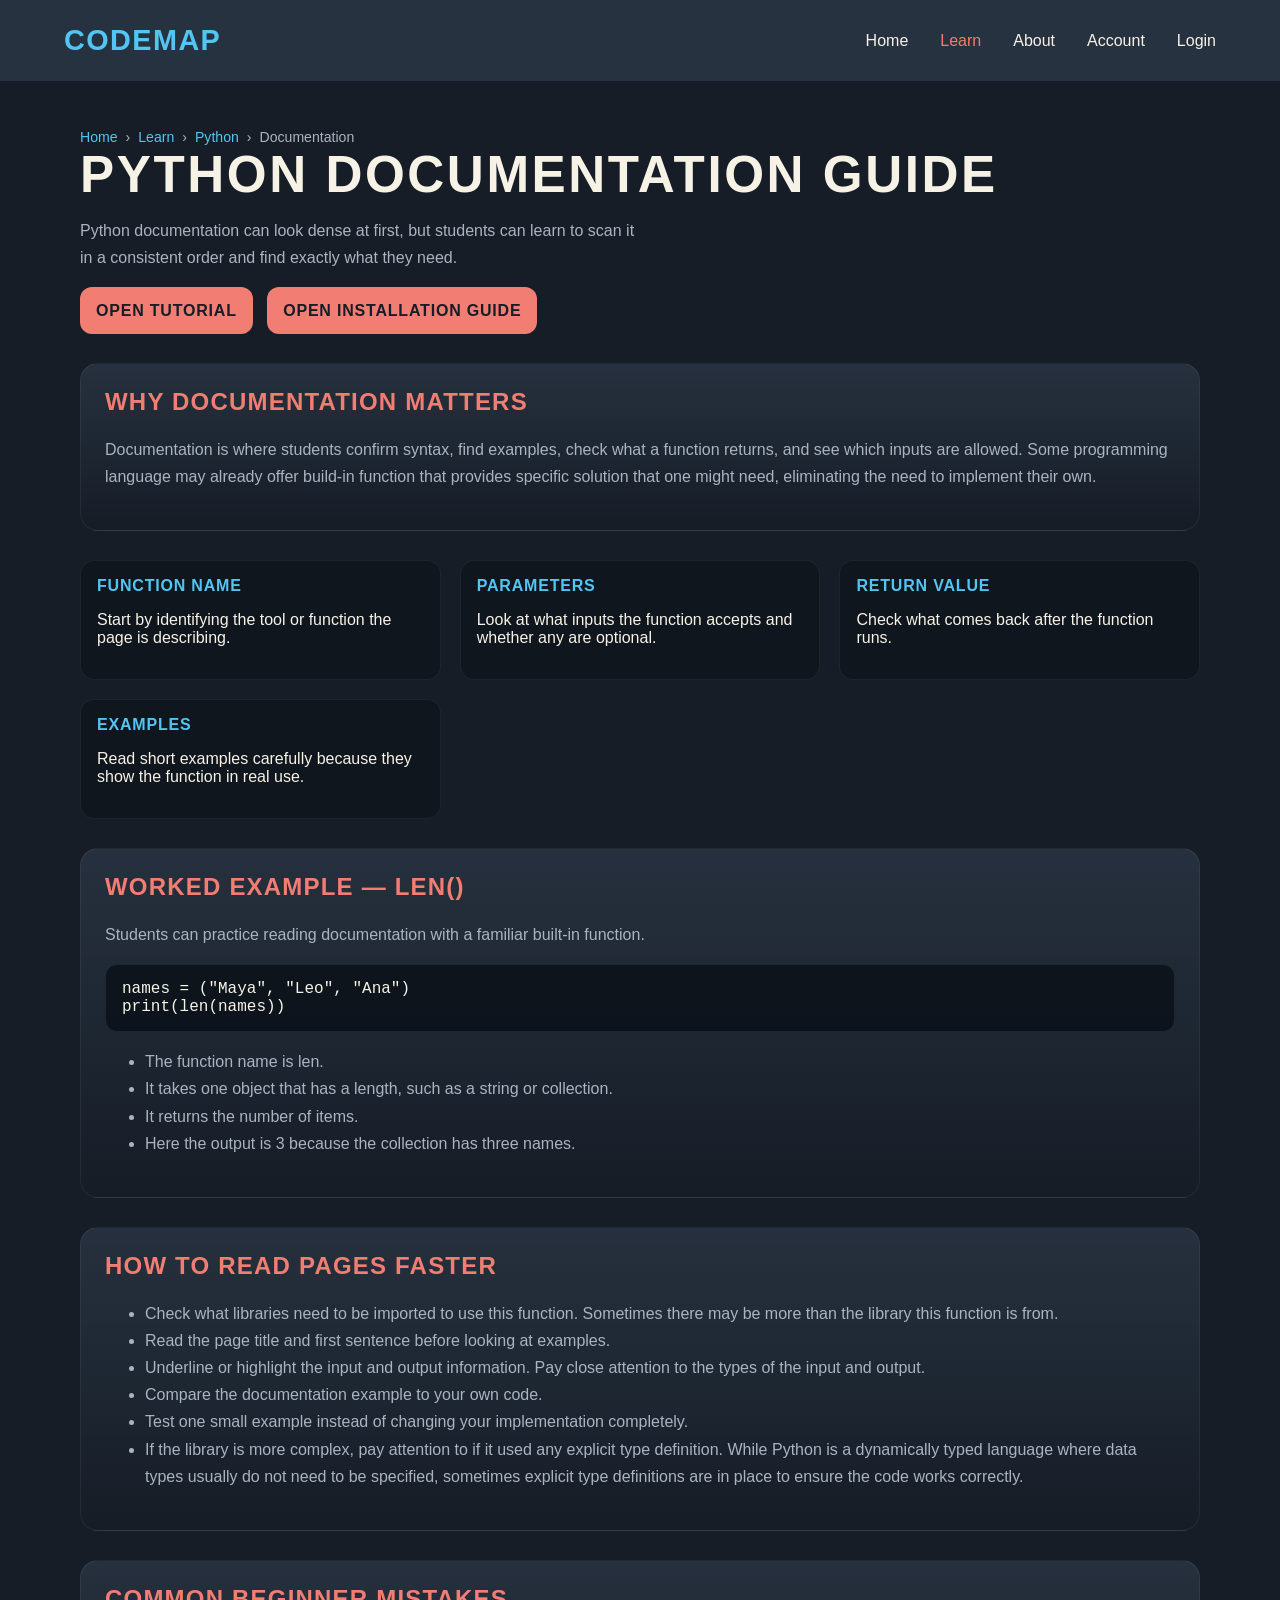
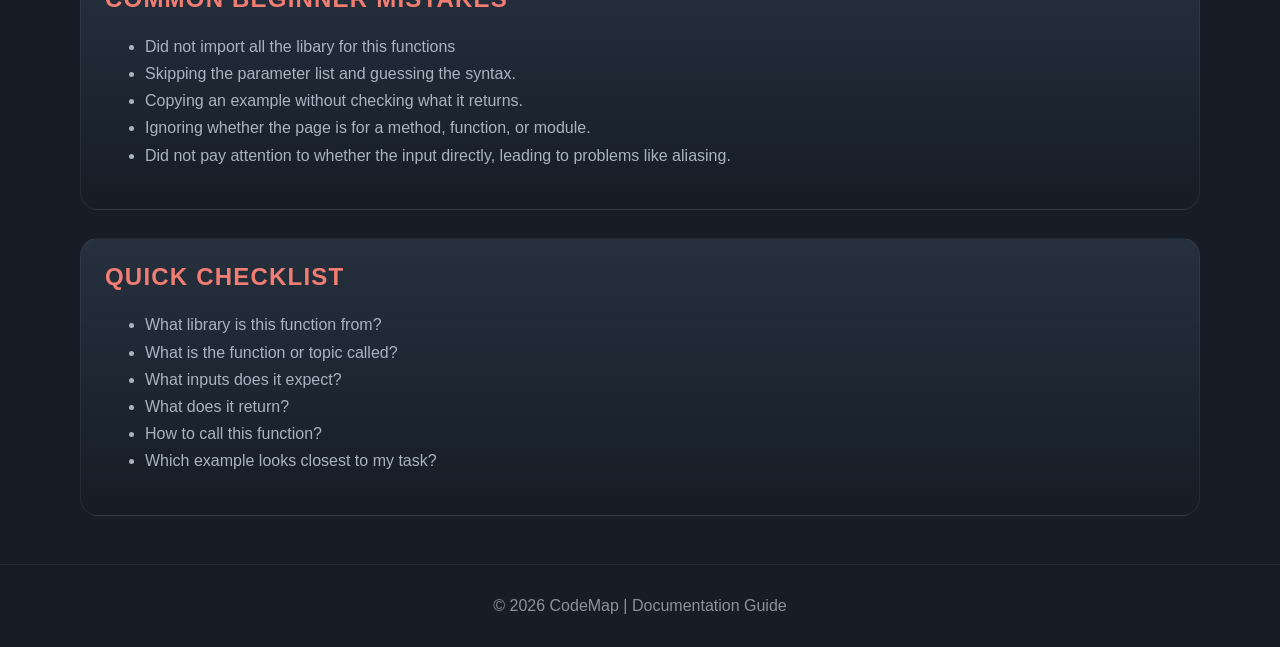
<file: documentation.html>
<!DOCTYPE html>
<html lang="en">
<head>
    <meta charset="UTF-8" />
    <meta name="viewport" content="width=device-width, initial-scale=1.0" />
    <title>CodeMap | Documentation Guide</title>
    <style>
        :root {
            --bg-dark: #161D26;
            --bg-accent: #273240;
            --panel: #1d2632;
            --primary-blue: #52C5F2;
            --primary-salmon: #F27D72;
            --text-off-white: #F6F2E6;
            --muted: #AAB4C0;
        }

        * { box-sizing: border-box; }

        body {
            margin: 0;
            background: var(--bg-dark);
            color: var(--text-off-white);
            font-family: "proxima-nova", "Helvetica Neue", Arial, sans-serif;
        }

        h1, h2, h3, .logo, .link-btn {
            font-family: "din-2014", sans-serif;
            font-weight: 700;
            text-transform: uppercase;
            letter-spacing: 0.05em;
        }

        header {
            padding: 1.5rem 5%;
            background: var(--bg-accent);
            display: flex;
            justify-content: space-between;
            align-items: center;
        }

        .logo {
            color: var(--primary-blue);
            text-decoration: none;
            font-size: 1.8rem;
        }

        nav {
            display: flex;
            gap: 2rem;
            flex-wrap: wrap;
        }

        nav a {
            color: var(--text-off-white);
            text-decoration: none;
        }

        nav a:hover,
        nav a.active {
            color: var(--primary-salmon);
        }

        .container {
            width: min(1120px, 92vw);
            margin: 0 auto;
            padding: 3rem 0;
            display: grid;
            gap: 1.8rem;
        }

        .crumbs {
            color: var(--muted);
            font-size: 0.88rem;
            display: flex;
            flex-wrap: wrap;
            gap: 0.5rem;
            align-items: center;
        }

        .crumbs a {
            color: var(--primary-blue);
            text-decoration: none;
        }

        .hero h1 {
            margin: 0 0 0.8rem;
            font-size: clamp(2.1rem, 4vw, 3.3rem);
        }

        .hero p {
            margin: 0;
            max-width: 64ch;
            color: var(--muted);
            line-height: 1.7;
        }

        .link-row {
            display: flex;
            flex-wrap: wrap;
            gap: 0.9rem;
            margin-top: 1rem;
        }

        .panel {
            background: linear-gradient(180deg, rgba(39,50,64,0.95), rgba(22,29,38,0.98));
            border: 1px solid rgba(255,255,255,0.06);
            border-radius: 18px;
            padding: 1.5rem;
        }

        .panel h2 {
            margin-top: 0;
            color: var(--primary-salmon);
        }

        .panel p,
        .panel li {
            color: var(--muted);
            line-height: 1.7;
        }

        .grid {
            display: grid;
            grid-template-columns: repeat(3, minmax(0, 1fr));
            gap: 1.2rem;
        }

        .mini-card {
            background: rgba(8,13,20,0.38);
            border: 1px solid rgba(255,255,255,0.06);
            border-radius: 14px;
            padding: 1rem;
        }

        .mini-card h3 {
            margin-top: 0;
            color: var(--primary-blue);
            font-size: 1rem;
        }

        .example-code {
            display: block;
            width: 100%;
            overflow-x: auto;
            background: rgba(8,13,20,0.72);
            border: 1px solid rgba(255,255,255,0.08);
            border-radius: 12px;
            padding: 0.95rem 1rem;
            color: var(--text-off-white);
            font-family: "Courier New", monospace;
            white-space: pre-wrap;
        }

        .link-btn {
            display: inline-block;
            text-decoration: none;
            padding: 0.9rem 1rem;
            border-radius: 12px;
            background: var(--primary-salmon);
            color: var(--bg-dark);
        }

        footer {
            text-align: center;
            padding: 2rem 5%;
            color: #8a939d;
            border-top: 1px solid rgba(255,255,255,0.05);
        }

        @media (max-width: 900px) {
            .grid {
                grid-template-columns: 1fr;
            }
        }

        @media (max-width: 720px) {
            header {
                flex-direction: column;
                align-items: flex-start;
                gap: 1rem;
            }
        }
    </style>
</head>
<body>
    <header>
        <a class="logo" href="index.html">CodeMap</a>
        <nav>
            <a href="index.html">Home</a>
            <a class="active" href="learn.html">Learn</a>
            <a href="about.html">About</a>
            <a href="account-page.html">Account</a>
            <a href="login-signup.html">Login</a>
        </nav>
    </header>

    <main class="container">
        <section class="hero">
            <div class="crumbs">
                <a href="index.html">Home</a>
                <span>&rsaquo;</span>
                <a href="learn.html">Learn</a>
                <span>&rsaquo;</span>
                <a id="hubLink" href="language-page.html">Language Hub</a>
                <span>&rsaquo;</span>
                <span>Documentation</span>
            </div>
            <h1 id="heroTitle">Documentation Guide</h1>
            <p id="heroText"></p>
            <div class="link-row">
                <a class="link-btn" id="tutorialLink" href="tutorial.html">Open Tutorial</a>
                <a class="link-btn" id="installLink" href="installation.html">Open Installation Guide</a>
            </div>
        </section>

        <section class="panel">
            <h2 id="overviewTitle">Why documentation matters</h2>
            <p id="overviewText"></p>
        </section>

        <section class="grid" id="structureGrid"></section>

        <section class="panel">
            <h2 id="exampleTitle">Worked Example</h2>
            <p id="exampleDescription"></p>
            <code class="example-code" id="exampleCode"></code>
            <ul id="exampleBullets"></ul>
        </section>

        <section class="panel">
            <h2>How to read pages faster</h2>
            <ul id="strategyList"></ul>
        </section>

        <section class="panel">
            <h2>Common beginner mistakes</h2>
            <ul id="mistakeList"></ul>
        </section>

        <section class="panel">
            <h2>Quick checklist</h2>
            <ul id="checklist"></ul>
        </section>
    </main>

    <footer>&copy; 2026 CodeMap | Documentation Guide</footer>

    <script src="language-data.js"></script>
    <script>
    (function() {
        const all = window.CODEMAP_LANGUAGES || {};
        const params = new URLSearchParams(window.location.search);
        const savedLang = localStorage.getItem('codemap_last_lang');
        const requested = (params.get('lang') || savedLang || 'python').toLowerCase();
        const key = all[requested] ? requested : 'python';
        const lang = all[key];
        const docs = lang.docs || {};
        localStorage.setItem('codemap_last_lang', key);

        function pageLink(page) {
            return page + '?lang=' + encodeURIComponent(key);
        }

        document.title = 'CodeMap | ' + lang.label + ' Documentation';
        document.getElementById('heroTitle').textContent = docs.heroTitle || (lang.label + ' Documentation Guide');
        document.getElementById('heroText').textContent = docs.heroText || '';
        document.getElementById('overviewTitle').textContent = docs.overviewTitle || 'Why documentation matters';
        document.getElementById('overviewText').textContent = docs.overviewText || '';
        document.getElementById('hubLink').textContent = lang.label;
        document.getElementById('hubLink').href = pageLink('language-page.html');
        document.getElementById('tutorialLink').href = pageLink('tutorial.html');
        document.getElementById('installLink').href = pageLink('installation.html');

        const structure = docs.structure || [];
        document.getElementById('structureGrid').innerHTML = structure.map((item) => `
            <article class="mini-card">
                <h3>${item.title}</h3>
                <p>${item.text}</p>
            </article>
        `).join('');

        const example = docs.example || {};
        document.getElementById('exampleTitle').textContent = example.title || 'Worked Example';
        document.getElementById('exampleDescription').textContent = example.description || '';
        document.getElementById('exampleCode').textContent = example.code || '';
        document.getElementById('exampleBullets').innerHTML = (example.bullets || []).map((item) => `<li>${item}</li>`).join('');
        document.getElementById('strategyList').innerHTML = (docs.strategy || []).map((item) => `<li>${item}</li>`).join('');
        document.getElementById('mistakeList').innerHTML = (docs.mistakes || []).map((item) => `<li>${item}</li>`).join('');
        document.getElementById('checklist').innerHTML = (docs.checklist || []).map((item) => `<li>${item}</li>`).join('');
    })();
    </script>
</body>
</html>
</file>
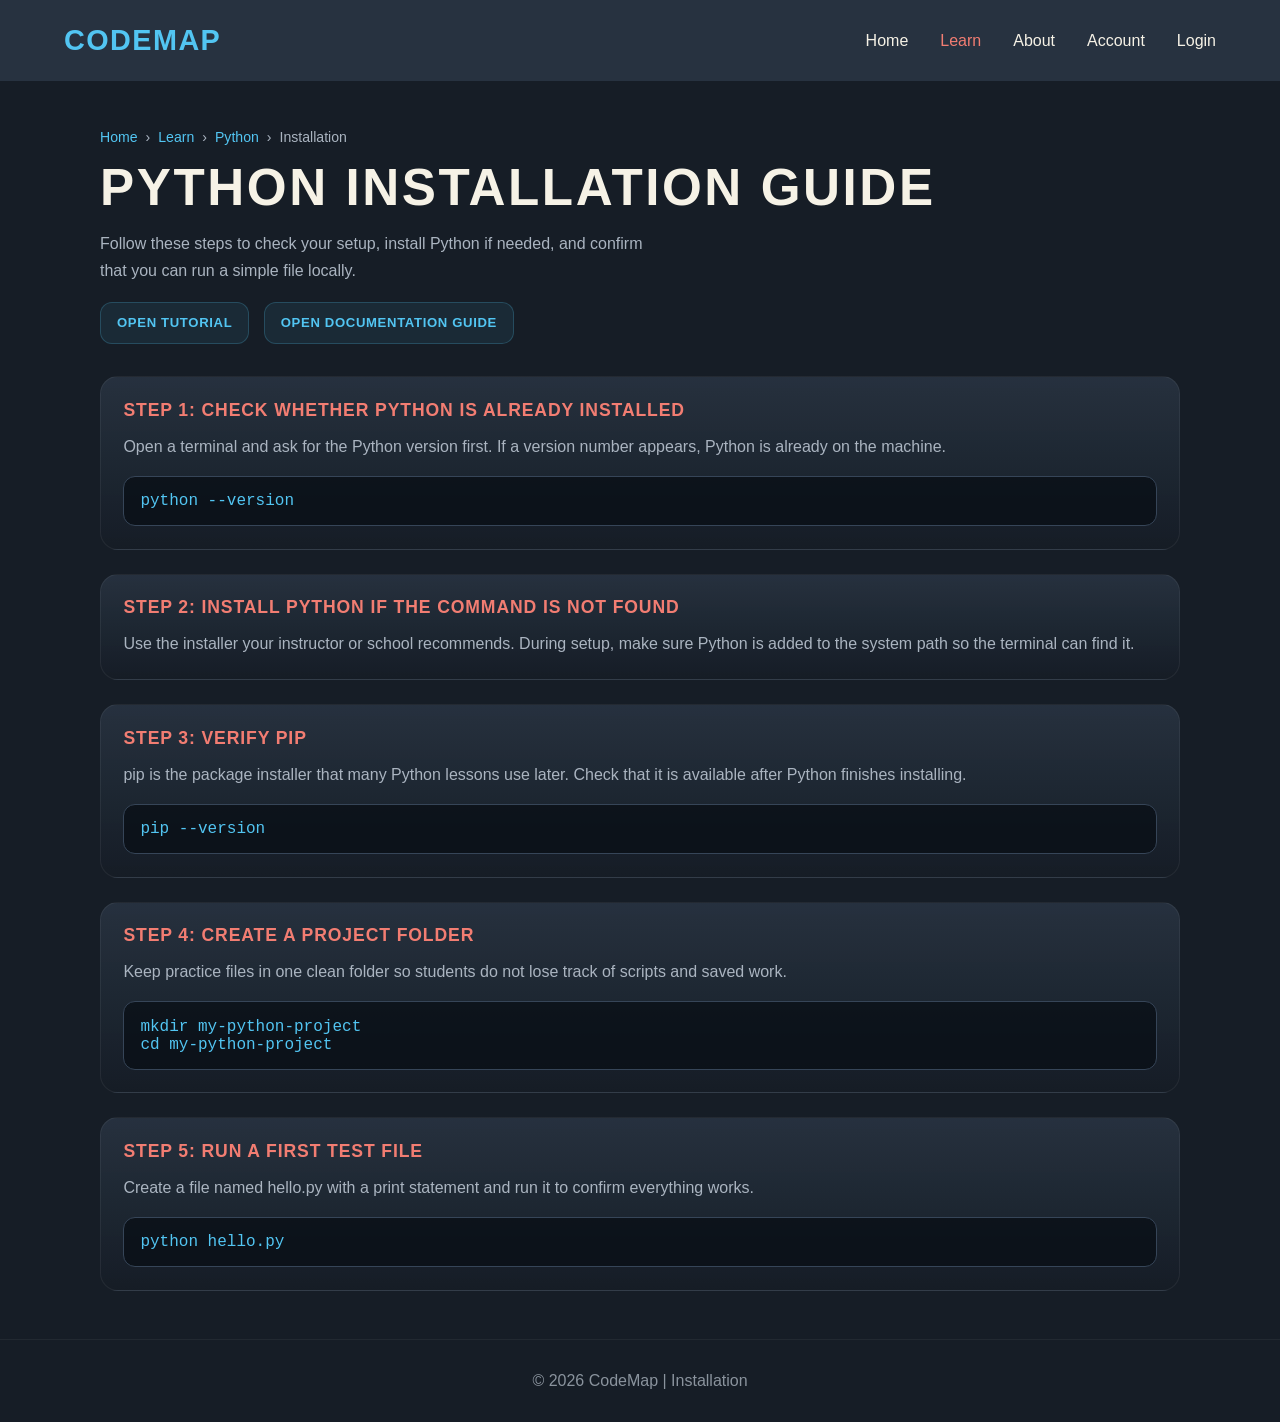
<file: installation.html>
<!DOCTYPE html>
<html lang="en">
<head>
    <meta charset="UTF-8" />
    <meta name="viewport" content="width=device-width, initial-scale=1.0" />
    <title>CodeMap | Installation</title>
    <style>
        :root {
            --bg-dark: #161D26;
            --bg-accent: #273240;
            --panel: #1d2632;
            --border: #364558;
            --primary-blue: #52C5F2;
            --primary-salmon: #F27D72;
            --text-off-white: #F6F2E6;
            --muted: #AAB4C0;
        }

        * { box-sizing: border-box; }

        body {
            margin: 0;
            background: var(--bg-dark);
            color: var(--text-off-white);
            font-family: "proxima-nova", "Helvetica Neue", Arial, sans-serif;
        }

        h1, h2, h3, .logo, .action-link {
            font-family: "din-2014", sans-serif;
            font-weight: 700;
            text-transform: uppercase;
            letter-spacing: 0.05em;
        }

        header {
            padding: 1.5rem 5%;
            background: var(--bg-accent);
            display: flex;
            justify-content: space-between;
            align-items: center;
        }

        .logo {
            color: var(--primary-blue);
            text-decoration: none;
            font-size: 1.8rem;
        }

        nav {
            display: flex;
            gap: 2rem;
            flex-wrap: wrap;
        }

        nav a {
            color: var(--text-off-white);
            text-decoration: none;
        }

        nav a:hover,
        nav a.active {
            color: var(--primary-salmon);
        }

        .container {
            width: min(1080px, 92vw);
            margin: 0 auto;
            padding: 3rem 0;
        }

        .hero {
            margin-bottom: 2rem;
            display: grid;
            gap: 0.8rem;
        }

        .crumbs {
            color: var(--muted);
            font-size: 0.88rem;
            display: flex;
            flex-wrap: wrap;
            gap: 0.5rem;
            align-items: center;
        }

        .crumbs a {
            color: var(--primary-blue);
            text-decoration: none;
        }

        .hero h1 {
            margin: 0;
            font-size: clamp(2.1rem, 4vw, 3.3rem);
        }

        .hero p {
            margin: 0;
            color: var(--muted);
            line-height: 1.7;
            max-width: 62ch;
        }

        .actions {
            display: flex;
            flex-wrap: wrap;
            gap: 0.9rem;
            margin-top: 0.3rem;
        }

        .action-link {
            text-decoration: none;
            padding: 0.8rem 1rem;
            border-radius: 12px;
            border: 1px solid rgba(82,197,242,0.22);
            background: rgba(82,197,242,0.08);
            color: var(--primary-blue);
            font-size: 0.82rem;
        }

        .step-list {
            display: grid;
            gap: 1.5rem;
        }

        .step {
            background: linear-gradient(180deg, rgba(39,50,64,0.95), rgba(22,29,38,0.98));
            border: 1px solid rgba(255,255,255,0.06);
            border-radius: 18px;
            padding: 1.4rem;
        }

        .step h2 {
            margin: 0 0 0.75rem;
            color: var(--primary-salmon);
            font-size: 1.1rem;
        }

        .step p {
            margin: 0;
            color: var(--muted);
            line-height: 1.7;
        }

        .command {
            display: block;
            width: 100%;
            overflow-x: auto;
            background: rgba(8,13,20,0.72);
            border: 1px solid var(--border);
            border-radius: 12px;
            padding: 0.95rem 1rem;
            color: var(--primary-blue);
            font-family: "Courier New", monospace;
            white-space: pre-wrap;
            margin-top: 1rem;
        }

        footer {
            text-align: center;
            padding: 2rem 5%;
            color: #8a939d;
            border-top: 1px solid rgba(255,255,255,0.05);
        }

        @media (max-width: 720px) {
            header {
                flex-direction: column;
                align-items: flex-start;
                gap: 1rem;
            }
        }
    </style>
</head>
<body>
    <header>
        <a class="logo" href="index.html">CodeMap</a>
        <nav>
            <a href="index.html">Home</a>
            <a class="active" href="learn.html">Learn</a>
            <a href="about.html">About</a>
            <a href="account-page.html">Account</a>
            <a href="login-signup.html">Login</a>
        </nav>
    </header>

    <main class="container">
        <section class="hero">
            <div class="crumbs">
                <a href="index.html">Home</a>
                <span>&rsaquo;</span>
                <a href="learn.html">Learn</a>
                <span>&rsaquo;</span>
                <a id="hubLink" href="language-page.html">Language Hub</a>
                <span>&rsaquo;</span>
                <span>Installation</span>
            </div>
            <h1 id="heroTitle">Installation Guide</h1>
            <p id="heroText"></p>
            <div class="actions">
                <a class="action-link" id="tutorialLink" href="tutorial.html">Open Tutorial</a>
                <a class="action-link" id="docsLink" href="documentation.html">Open Documentation Guide</a>
            </div>
        </section>

        <section class="step-list" id="stepList"></section>
    </main>

    <footer>&copy; 2026 CodeMap | Installation</footer>

    <script src="language-data.js"></script>
    <script>
    (function() {
        const all = window.CODEMAP_LANGUAGES || {};
        const params = new URLSearchParams(window.location.search);
        const savedLang = localStorage.getItem('codemap_last_lang');
        const requested = (params.get('lang') || savedLang || 'python').toLowerCase();
        const key = all[requested] ? requested : 'python';
        const lang = all[key];
        localStorage.setItem('codemap_last_lang', key);

        function pageLink(page) {
            return page + '?lang=' + encodeURIComponent(key);
        }

        document.title = 'CodeMap | ' + lang.label + ' Installation';
        document.getElementById('heroTitle').textContent = lang.install?.heroTitle || (lang.label + ' Installation Guide');
        document.getElementById('heroText').textContent = lang.install?.heroText || '';
        document.getElementById('hubLink').textContent = lang.label;
        document.getElementById('hubLink').href = pageLink('language-page.html');
        document.getElementById('tutorialLink').href = pageLink('tutorial.html');
        document.getElementById('docsLink').href = pageLink('documentation.html');

        const steps = lang.install?.steps || [];
        document.getElementById('stepList').innerHTML = steps.map((step) => `
            <article class="step">
                <h2>${step.title}</h2>
                <p>${step.text || ''}</p>
                ${step.command ? `<code class="command">${step.command.replace(/</g, '&lt;').replace(/>/g, '&gt;')}</code>` : ''}
            </article>
        `).join('');
    })();
    </script>
</body>
</html>
</file>
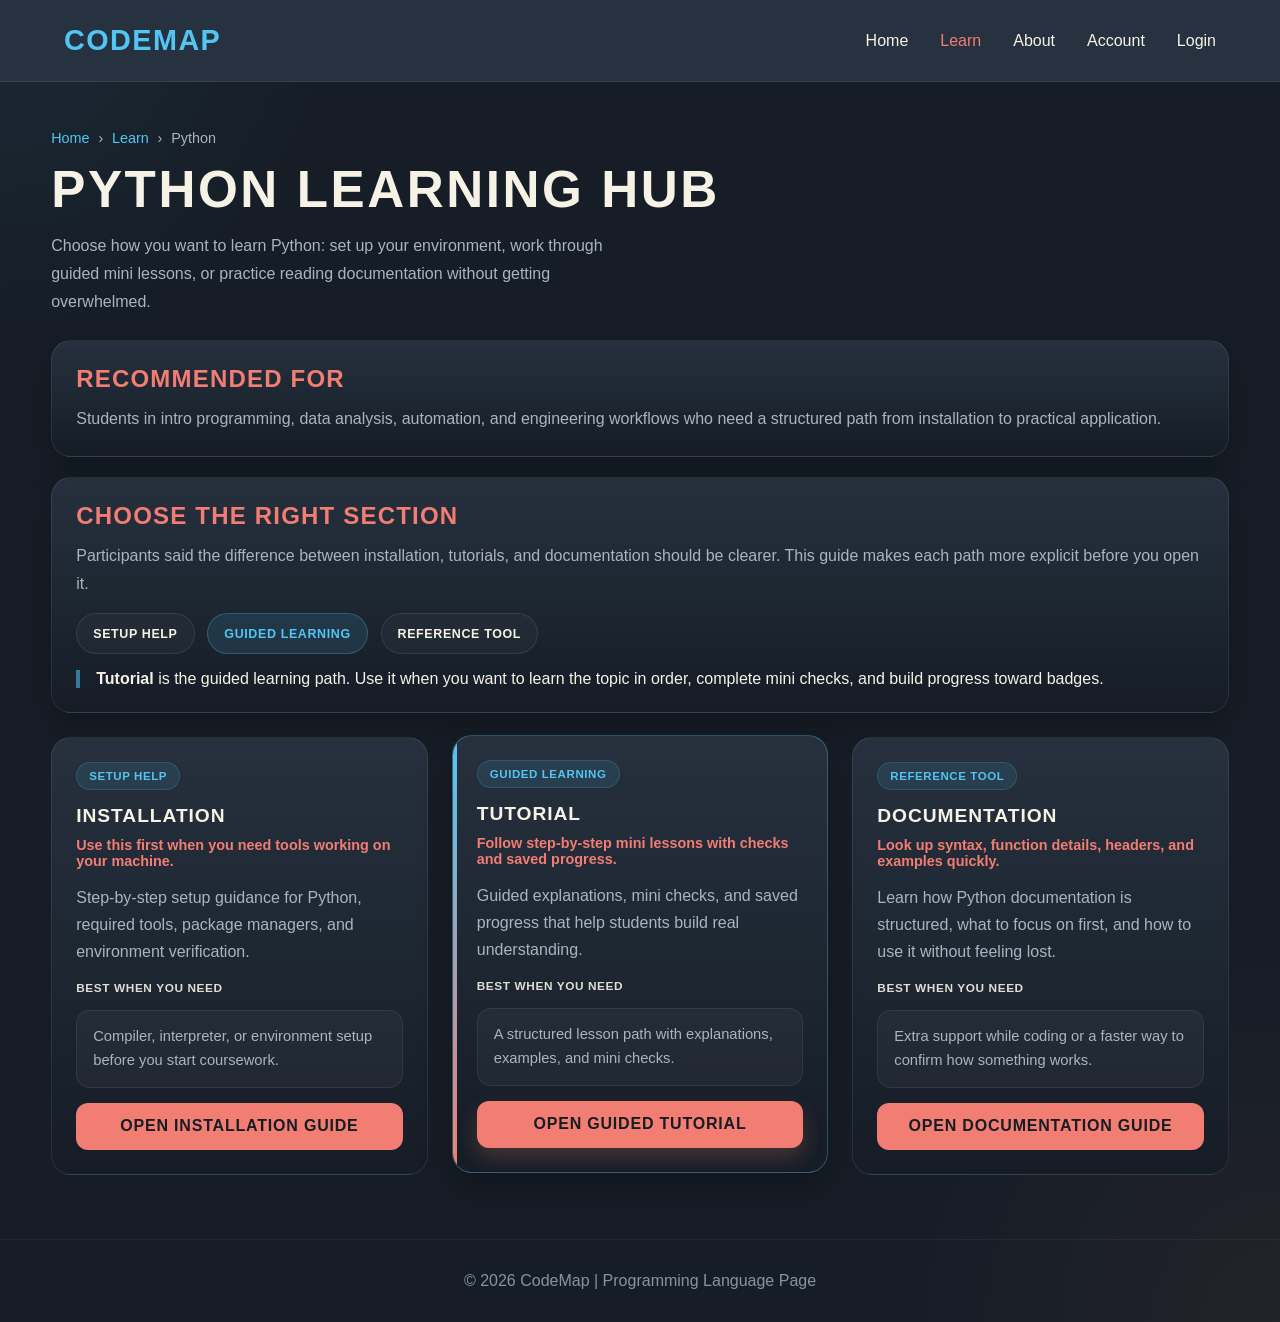
<file: language-page.html>
<!DOCTYPE html>
<html lang="en">
<head>
    <meta charset="UTF-8" />
    <meta name="viewport" content="width=device-width, initial-scale=1.0" />
    <title>CodeMap | Programming Language</title>
    <style>
        :root {
            --bg-dark: #161D26;
            --bg-accent: #273240;
            --panel: #1d2632;
            --primary-blue: #52C5F2;
            --primary-salmon: #F27D72;
            --text-off-white: #F6F2E6;
            --muted: #AAB4C0;
            --success: #7fe0a2;
            --border: rgba(255,255,255,0.08);
        }

        * { box-sizing: border-box; }

        body {
            margin: 0;
            background:
                radial-gradient(circle at top left, rgba(82,197,242,0.08), transparent 18%),
                radial-gradient(circle at bottom right, rgba(242,125,114,0.06), transparent 20%),
                var(--bg-dark);
            color: var(--text-off-white);
            font-family: "proxima-nova", "Helvetica Neue", Arial, sans-serif;
        }

        h1, h2, h3, .logo, .btn, .section-tab, .card-label, .card-goal {
            font-family: "din-2014", sans-serif;
            font-weight: 700;
            text-transform: uppercase;
            letter-spacing: 0.05em;
        }

        header {
            padding: 1.5rem 5%;
            background: var(--bg-accent);
            display: flex;
            justify-content: space-between;
            align-items: center;
            border-bottom: 1px solid var(--border);
        }

        .logo {
            color: var(--primary-blue);
            text-decoration: none;
            font-size: 1.8rem;
        }

        nav {
            display: flex;
            gap: 2rem;
            flex-wrap: wrap;
        }

        nav a {
            color: var(--text-off-white);
            text-decoration: none;
        }

        nav a.active,
        nav a:hover {
            color: var(--primary-salmon);
        }

        .container {
            width: min(1180px, 92vw);
            margin: 0 auto;
            padding: 3rem 0 4rem;
        }

        .hero {
            margin-bottom: 1.5rem;
            display: grid;
            gap: 0.85rem;
        }

        .hero h1 {
            margin: 0;
            font-size: clamp(2.2rem, 4vw, 3.5rem);
        }

        .hero p {
            margin: 0;
            max-width: 64ch;
            color: var(--muted);
            line-height: 1.75;
        }

        .crumbs {
            color: var(--muted);
            font-size: 0.9rem;
            display: flex;
            flex-wrap: wrap;
            gap: 0.55rem;
        }

        .crumbs a {
            color: var(--primary-blue);
            text-decoration: none;
        }

        .overview,
        .section-guide {
            background: linear-gradient(180deg, rgba(39,50,64,0.95), rgba(22,29,38,0.98));
            border: 1px solid var(--border);
            border-radius: 20px;
            padding: 1.5rem;
            box-shadow: 0 14px 30px rgba(0,0,0,0.22);
        }

        .overview {
            margin-bottom: 1.25rem;
        }

        .overview h2,
        .section-guide h2 {
            margin: 0 0 0.75rem;
            color: var(--primary-salmon);
        }

        .overview p,
        .section-guide p {
            margin: 0;
            color: var(--muted);
            line-height: 1.7;
        }

        .section-guide {
            margin-bottom: 1.5rem;
            display: grid;
            gap: 1rem;
        }

        .tab-row {
            display: flex;
            flex-wrap: wrap;
            gap: 0.8rem;
        }

        .section-tab {
            border: 1px solid rgba(255,255,255,0.09);
            background: rgba(255,255,255,0.03);
            color: var(--text-off-white);
            padding: 0.8rem 1rem;
            border-radius: 999px;
            cursor: pointer;
            font-size: 0.78rem;
            transition: 0.2s ease;
        }

        .section-tab:hover,
        .section-tab.active {
            background: rgba(82,197,242,0.12);
            border-color: rgba(82,197,242,0.28);
            color: var(--primary-blue);
        }

        .guide-text {
            border-left: 4px solid rgba(82,197,242,0.55);
            padding-left: 1rem;
        }

        .guide-text strong {
            color: var(--text-off-white);
        }

        .grid {
            display: grid;
            grid-template-columns: repeat(3, minmax(0, 1fr));
            gap: 1.5rem;
        }

        .card {
            background: linear-gradient(180deg, rgba(39,50,64,0.95), rgba(22,29,38,0.98));
            border: 1px solid var(--border);
            border-radius: 20px;
            padding: 1.5rem;
            display: grid;
            gap: 0.95rem;
            transition: border-color 0.22s ease, box-shadow 0.22s ease, transform 0.22s ease;
            position: relative;
            overflow: hidden;
        }

        .card::before {
            content: "";
            position: absolute;
            inset: 0 auto 0 0;
            width: 4px;
            background: transparent;
            transition: background 0.22s ease;
        }

        .card.active,
        .card:hover {
            border-color: rgba(82,197,242,0.32);
            box-shadow: 0 16px 32px rgba(0,0,0,0.24);
            transform: translateY(-2px);
        }

        .card.active::before,
        .card:hover::before {
            background: linear-gradient(180deg, var(--primary-blue), var(--primary-salmon));
        }

        .card-label {
            display: inline-flex;
            width: fit-content;
            padding: 0.42rem 0.75rem;
            border-radius: 999px;
            background: rgba(82,197,242,0.1);
            border: 1px solid rgba(82,197,242,0.18);
            color: var(--primary-blue);
            font-size: 0.72rem;
        }

        .card h3 {
            margin: 0;
            color: var(--text-off-white);
            font-size: 1.2rem;
        }

        .card-subtitle {
            margin-top: -0.35rem;
            color: var(--primary-salmon);
            font-size: 0.9rem;
            font-weight: 600;
        }

        .card p {
            margin: 0;
            color: var(--muted);
            line-height: 1.7;
        }

        .card-goal {
            font-size: 0.74rem;
            color: var(--text-off-white);
            opacity: 0.9;
        }

        .goal-copy {
            padding: 0.9rem 1rem;
            border-radius: 14px;
            background: rgba(255,255,255,0.04);
            border: 1px solid rgba(255,255,255,0.07);
            color: var(--muted);
            line-height: 1.6;
            font-size: 0.92rem;
        }

        .btn {
            text-decoration: none;
            text-align: center;
            padding: 0.9rem 1rem;
            border-radius: 12px;
            background: var(--primary-salmon);
            color: var(--bg-dark);
        }

        .card.active .btn {
            box-shadow: 0 10px 20px rgba(242,125,114,0.22);
        }

        footer {
            text-align: center;
            padding: 2rem 5%;
            color: #8a939d;
            border-top: 1px solid rgba(255,255,255,0.05);
        }

        @media (max-width: 900px) {
            .grid {
                grid-template-columns: 1fr;
            }
        }

        @media (max-width: 720px) {
            header {
                flex-direction: column;
                align-items: flex-start;
                gap: 1rem;
            }

            nav {
                gap: 1rem;
            }
        }
    </style>
</head>
<body>
    <header>
        <a class="logo" href="index.html">CodeMap</a>
        <nav>
            <a href="index.html">Home</a>
            <a class="active" href="learn.html">Learn</a>
            <a href="about.html">About</a>
            <a href="account-page.html">Account</a>
            <a href="login-signup.html">Login</a>
        </nav>
    </header>

    <main class="container">
        <section class="hero">
            <div class="crumbs">
                <a href="index.html">Home</a>
                <span>&rsaquo;</span>
                <a href="learn.html">Learn</a>
                <span>&rsaquo;</span>
                <span id="crumbCurrent">Language</span>
            </div>
            <h1 id="heroTitle">Programming Language Hub</h1>
            <p id="heroText">
                Choose how you want to learn this language: set up your environment,
                work through guided tutorials, or learn how to read documentation more effectively.
            </p>
        </section>

        <section class="overview">
            <h2>Recommended for</h2>
            <p id="recommendedText"></p>
        </section>

        <section class="section-guide">
            <div>
                <h2>Choose the right section</h2>
                <p>Participants said the difference between installation, tutorials, and documentation should be clearer. This guide makes each path more explicit before you open it.</p>
            </div>
            <div class="tab-row" id="sectionTabs"></div>
            <div class="guide-text" id="guideText"></div>
        </section>

        <section class="grid" id="cardGrid"></section>
    </main>

    <footer>&copy; 2026 CodeMap | Programming Language Page</footer>

    <script src="language-data.js"></script>
    <script>
    (function() {
        const all = window.CODEMAP_LANGUAGES || {};
        const params = new URLSearchParams(window.location.search);
        const savedLang = localStorage.getItem('codemap_last_lang');
        const requested = (params.get('lang') || savedLang || 'python').toLowerCase();
        const key = all[requested] ? requested : 'python';
        const lang = all[key];
        localStorage.setItem('codemap_last_lang', key);

        const sectionMeta = {
            installation: {
                label: 'Setup Help',
                subtitle: 'Use this first when you need tools working on your machine.',
                goal: 'Best when you need',
                goalCopy: 'Compiler, interpreter, or environment setup before you start coursework.',
                button: 'Open Installation Guide',
                guide: '<strong>Installation</strong> is the setup path. Use it when you need to install tools, verify commands, or make sure your environment is ready before starting lessons.'
            },
            tutorial: {
                label: 'Guided Learning',
                subtitle: 'Follow step-by-step mini lessons with checks and saved progress.',
                goal: 'Best when you need',
                goalCopy: 'A structured lesson path with explanations, examples, and mini checks.',
                button: 'Open Guided Tutorial',
                guide: '<strong>Tutorial</strong> is the guided learning path. Use it when you want to learn the topic in order, complete mini checks, and build progress toward badges.'
            },
            documentation: {
                label: 'Reference Tool',
                subtitle: 'Look up syntax, function details, headers, and examples quickly.',
                goal: 'Best when you need',
                goalCopy: 'Extra support while coding or a faster way to confirm how something works.',
                button: 'Open Documentation Guide',
                guide: '<strong>Documentation</strong> is the reference path. Use it when you already have a question in mind and need to check syntax, parameters, return values, or example usage.'
            }
        };

        function pageLink(page) {
            return page + '?lang=' + encodeURIComponent(key);
        }

        const tabs = ['installation', 'tutorial', 'documentation'];
        let activeSection = tabs.includes(params.get('focus')) ? params.get('focus') : 'tutorial';

        function renderGuide() {
            document.getElementById('sectionTabs').innerHTML = tabs.map((section) => `
                <button class="section-tab ${section === activeSection ? 'active' : ''}" type="button" data-section-tab="${section}">
                    ${sectionMeta[section].label}
                </button>
            `).join('');
            document.getElementById('guideText').innerHTML = sectionMeta[activeSection].guide;

            document.querySelectorAll('[data-section-card]').forEach((card) => {
                const match = card.getAttribute('data-section-card') === activeSection;
                card.classList.toggle('active', match);
            });

            document.querySelectorAll('[data-section-tab]').forEach((btn) => {
                btn.addEventListener('click', function() {
                    activeSection = btn.getAttribute('data-section-tab');
                    renderGuide();
                });
            });
        }

        document.title = 'CodeMap | ' + lang.label;
        document.getElementById('heroTitle').textContent = lang.hubTitle || (lang.label + ' Learning Hub');
        document.getElementById('heroText').textContent = lang.hubIntro || '';
        document.getElementById('recommendedText').textContent = lang.recommendedFor || '';
        document.getElementById('crumbCurrent').textContent = lang.label;

        const cards = [
            { key: 'installation', title: 'Installation', copy: lang.cards?.installation || '', href: pageLink('installation.html') },
            { key: 'tutorial', title: 'Tutorial', copy: lang.cards?.tutorial || '', href: pageLink('tutorial.html') },
            { key: 'documentation', title: 'Documentation', copy: lang.cards?.documentation || '', href: pageLink('documentation.html') }
        ];

        document.getElementById('cardGrid').innerHTML = cards.map((card) => `
            <article class="card" data-section-card="${card.key}">
                <span class="card-label">${sectionMeta[card.key].label}</span>
                <h3>${card.title}</h3>
                <div class="card-subtitle">${sectionMeta[card.key].subtitle}</div>
                <p>${card.copy}</p>
                <div class="card-goal">${sectionMeta[card.key].goal}</div>
                <div class="goal-copy">${sectionMeta[card.key].goalCopy}</div>
                <a class="btn" href="${card.href}">${sectionMeta[card.key].button}</a>
            </article>
        `).join('');

        renderGuide();
    })();
    </script>
</body>
</html>
</file>
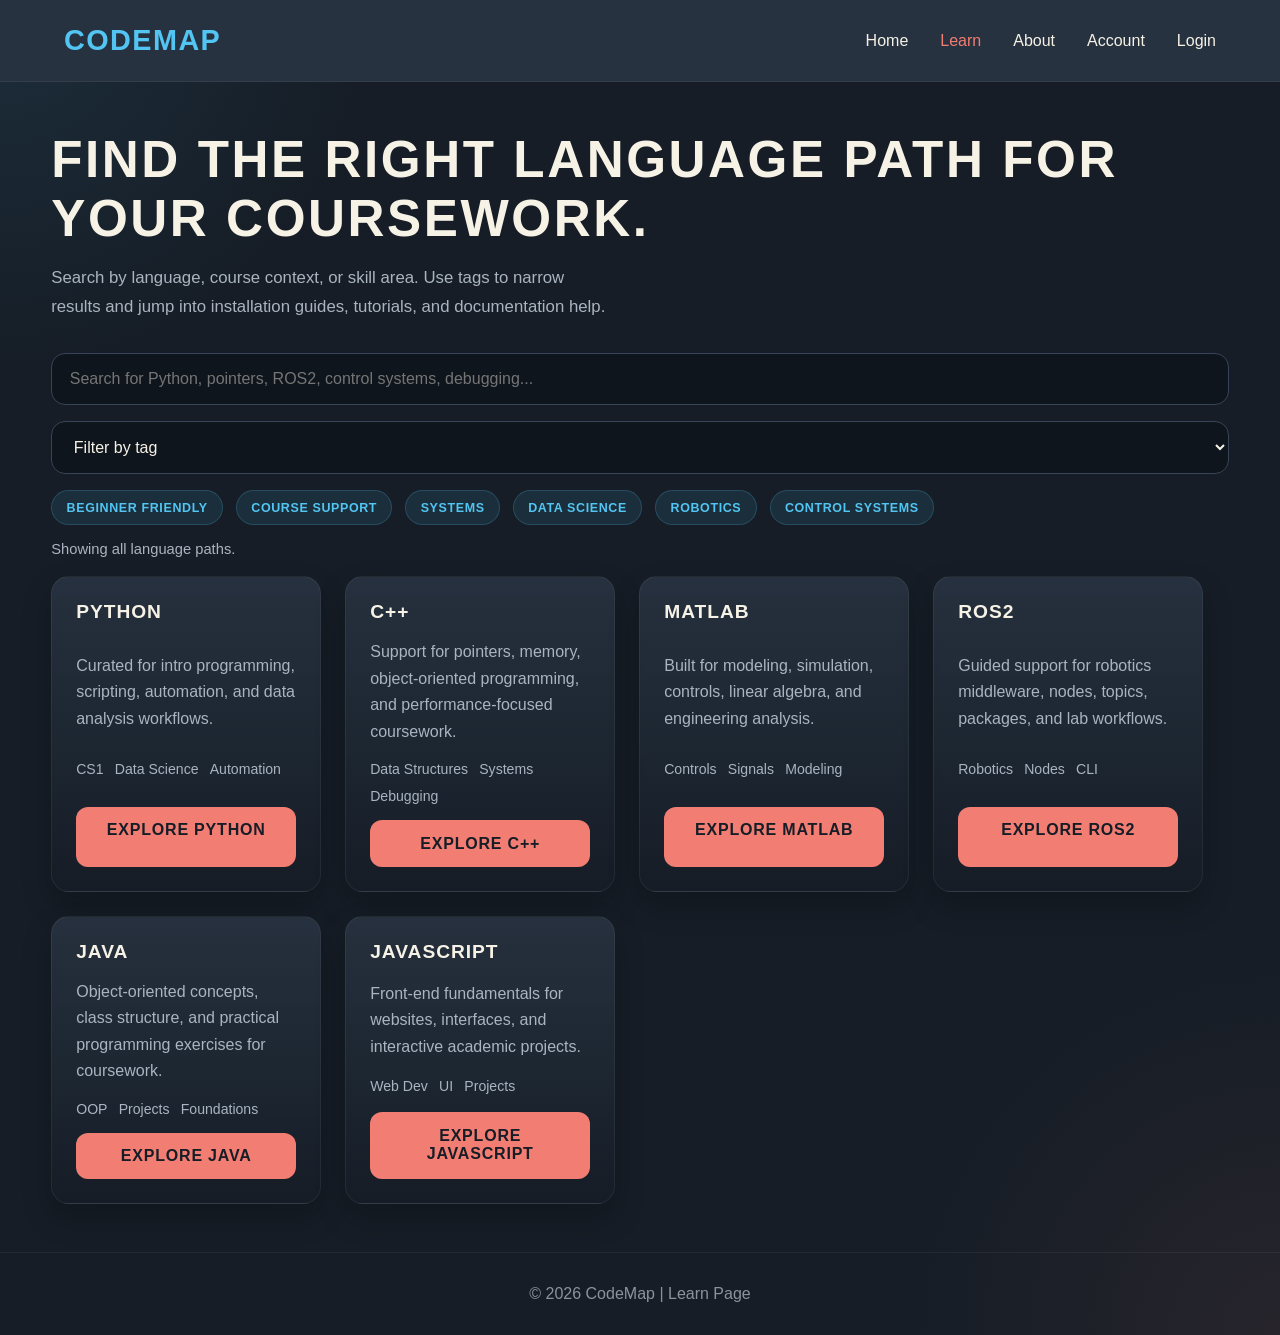
<file: learn.html>
<!DOCTYPE html>
<html lang="en">
<head>
    <meta charset="UTF-8" />
    <meta name="viewport" content="width=device-width, initial-scale=1.0" />
    <title>CodeMap | Learn</title>
    <style>
        :root {
            --bg-dark: #161D26;
            --bg-accent: #273240;
            --panel: #1d2632;
            --border: #364558;
            --primary-blue: #52C5F2;
            --primary-salmon: #F27D72;
            --text-off-white: #F6F2E6;
            --muted: #AAB4C0;
        }

        * { box-sizing: border-box; }

        body {
            margin: 0;
            min-height: 100vh;
            background:
                radial-gradient(circle at top left, rgba(82,197,242,0.10), transparent 20%),
                radial-gradient(circle at bottom right, rgba(242,125,114,0.08), transparent 20%),
                var(--bg-dark);
            color: var(--text-off-white);
            font-family: "proxima-nova", "Helvetica Neue", Arial, sans-serif;
        }

        h1, h2, h3, .logo, .btn, .tag {
            font-family: "din-2014", sans-serif;
            font-weight: 700;
            text-transform: uppercase;
            letter-spacing: 0.05em;
        }

        header {
            padding: 1.5rem 5%;
            background: var(--bg-accent);
            display: flex;
            justify-content: space-between;
            align-items: center;
            border-bottom: 1px solid rgba(255,255,255,0.06);
        }

        .logo {
            color: var(--primary-blue);
            text-decoration: none;
            font-size: 1.8rem;
        }

        nav {
            display: flex;
            gap: 2rem;
            flex-wrap: wrap;
        }

        nav a {
            text-decoration: none;
            color: var(--text-off-white);
        }

        nav a.active,
        nav a:hover {
            color: var(--primary-salmon);
        }

        .container {
            width: min(1200px, 92vw);
            margin: 0 auto;
            padding: 3rem 0;
        }

        .hero {
            display: grid;
            gap: 1rem;
            margin-bottom: 2rem;
        }

        .hero h1 {
            margin: 0;
            font-size: clamp(2.3rem, 4vw, 3.8rem);
        }

        .hero p {
            margin: 0;
            max-width: 60ch;
            color: var(--muted);
            line-height: 1.7;
            font-size: 1.05rem;
        }

        .toolbar {
            display: grid;
            gap: 1rem;
            margin-bottom: 1rem;
        }

        .search-box,
        .filter-select {
            width: 100%;
            padding: 1rem 1.1rem;
            border-radius: 14px;
            border: 1px solid var(--border);
            background: rgba(10,15,22,0.55);
            color: var(--text-off-white);
            font-size: 1rem;
        }

        .search-box:focus,
        .filter-select:focus {
            outline: none;
            border-color: var(--primary-blue);
            box-shadow: 0 0 0 4px rgba(82,197,242,0.12);
        }

        .tag-row {
            display: flex;
            flex-wrap: wrap;
            gap: 0.8rem;
        }

        .tag {
            display: inline-flex;
            align-items: center;
            justify-content: center;
            padding: 0.6rem 0.9rem;
            border-radius: 999px;
            background: rgba(82,197,242,0.10);
            border: 1px solid rgba(82,197,242,0.20);
            color: var(--primary-blue);
            font-size: 0.78rem;
            cursor: pointer;
            transition: 0.2s ease;
        }

        .tag:hover,
        .tag.active {
            background: rgba(82,197,242,0.18);
            border-color: rgba(82,197,242,0.45);
            color: var(--text-off-white);
        }

        .results-meta {
            margin: 0 0 1.2rem;
            color: var(--muted);
            font-size: 0.92rem;
        }

        .grid {
            display: grid;
            grid-template-columns: repeat(auto-fit, minmax(260px, 270px));
            gap: 1.5rem;
        }

        .card {
            background: linear-gradient(180deg, rgba(39,50,64,0.95), rgba(22,29,38,0.98));
            border: 1px solid rgba(255,255,255,0.06);
            border-radius: 18px;
            padding: 1.5rem;
            box-shadow: 0 14px 30px rgba(0,0,0,0.22);
            display: grid;
            gap: 1rem;
        }

        .card h3 {
            margin: 0;
            font-size: 1.2rem;
        }

        .card p {
            margin: 0;
            color: var(--muted);
            line-height: 1.65;
        }

        .meta {
            display: flex;
            flex-wrap: wrap;
            gap: 0.7rem;
            font-size: 0.88rem;
            color: var(--muted);
        }

        .btn {
            display: block;
            text-decoration: none;
            text-align: center;
            padding: 0.9rem 1rem;
            border-radius: 12px;
            background: var(--primary-salmon);
            color: var(--bg-dark);
            transition: transform 0.18s ease;
        }

        .btn:hover {
            transform: translateY(-1px);
        }

        .empty-state {
            display: none;
            padding: 1.3rem 1.4rem;
            border-radius: 18px;
            border: 1px solid rgba(255,255,255,0.06);
            background: linear-gradient(180deg, rgba(39,50,64,0.95), rgba(22,29,38,0.98));
            color: var(--muted);
            line-height: 1.7;
        }

        .empty-state.show {
            display: block;
        }

        footer {
            text-align: center;
            padding: 2rem 5%;
            color: #8a939d;
            border-top: 1px solid rgba(255,255,255,0.05);
        }

        @media (max-width: 720px) {
            header {
                flex-direction: column;
                align-items: flex-start;
                gap: 1rem;
            }

            nav {
                gap: 1rem;
            }
        }
    </style>
</head>
<body>
    <header>
        <a class="logo" href="index.html">CodeMap</a>
        <nav>
            <a href="index.html">Home</a>
            <a class="active" href="learn.html">Learn</a>
            <a href="about.html">About</a>
            <a href="account-page.html">Account</a>
            <a href="login-signup.html">Login</a>
        </nav>
    </header>

    <main class="container">
        <section class="hero">
            <h1>Find the right language path for your coursework.</h1>
            <p>
                Search by language, course context, or skill area. Use tags to narrow results
                and jump into installation guides, tutorials, and documentation help.
            </p>
        </section>

        <section class="toolbar">
            <input
                class="search-box"
                id="searchBox"
                type="text"
                placeholder="Search for Python, pointers, ROS2, control systems, debugging..."
                autocomplete="off"
            />
            <select class="filter-select" id="filterMenu">
                <option value="">Filter by tag</option>
                <option value="Beginner Friendly">Beginner Friendly</option>
                <option value="Course Support">Course Support</option>
                <option value="Robotics">Robotics</option>
                <option value="Data Science">Data Science</option>
                <option value="Systems">Systems</option>
                <option value="Control Systems">Control Systems</option>
            </select>
            <div class="tag-row" id="tagRow">
                <button class="tag" type="button" data-tag="Beginner Friendly">Beginner Friendly</button>
                <button class="tag" type="button" data-tag="Course Support">Course Support</button>
                <button class="tag" type="button" data-tag="Systems">Systems</button>
                <button class="tag" type="button" data-tag="Data Science">Data Science</button>
                <button class="tag" type="button" data-tag="Robotics">Robotics</button>
                <button class="tag" type="button" data-tag="Control Systems">Control Systems</button>
            </div>
        </section>

        <p class="results-meta" id="resultsMeta">Showing all language paths.</p>

        <section class="grid" id="languageGrid"></section>
        <div class="empty-state" id="emptyState">
            No language paths match that search yet. Try a language name like Python or Java, or a topic like systems, robotics, documentation, or controls.
        </div>
    </main>

    <footer>&copy; 2026 CodeMap | Learn Page</footer>

    <script>
        (function() {
            const LANGUAGES = [
                {
                    key: 'python',
                    title: 'Python',
                    description: 'Curated for intro programming, scripting, automation, and data analysis workflows.',
                    tags: ['Beginner Friendly', 'Course Support', 'Data Science'],
                    meta: ['CS1', 'Data Science', 'Automation'],
                    keywords: ['python', 'scripting', 'automation', 'data', 'analysis', 'variables', 'intro programming']
                },
                {
                    key: 'cpp',
                    title: 'C++',
                    description: 'Support for pointers, memory, object-oriented programming, and performance-focused coursework.',
                    tags: ['Course Support', 'Systems', 'Robotics'],
                    meta: ['Data Structures', 'Systems', 'Debugging'],
                    keywords: ['c++', 'cpp', 'pointers', 'memory', 'oop', 'performance', 'debugging']
                },
                {
                    key: 'matlab',
                    title: 'MATLAB',
                    description: 'Built for modeling, simulation, controls, linear algebra, and engineering analysis.',
                    tags: ['Course Support', 'Control Systems'],
                    meta: ['Controls', 'Signals', 'Modeling'],
                    keywords: ['matlab', 'controls', 'control systems', 'signals', 'simulation', 'linear algebra', 'modeling']
                },
                {
                    key: 'ros2',
                    title: 'ROS2',
                    description: 'Guided support for robotics middleware, nodes, topics, packages, and lab workflows.',
                    tags: ['Course Support', 'Robotics'],
                    meta: ['Robotics', 'Nodes', 'CLI'],
                    keywords: ['ros2', 'robotics', 'nodes', 'topics', 'packages', 'middleware', 'cli']
                },
                {
                    key: 'java',
                    title: 'Java',
                    description: 'Object-oriented concepts, class structure, and practical programming exercises for coursework.',
                    tags: ['Beginner Friendly', 'Course Support'],
                    meta: ['OOP', 'Projects', 'Foundations'],
                    keywords: ['java', 'object oriented', 'oop', 'classes', 'projects', 'foundations']
                },
                {
                    key: 'javascript',
                    title: 'JavaScript',
                    description: 'Front-end fundamentals for websites, interfaces, and interactive academic projects.',
                    tags: ['Beginner Friendly', 'Course Support'],
                    meta: ['Web Dev', 'UI', 'Projects'],
                    keywords: ['javascript', 'js', 'web', 'frontend', 'ui', 'browser', 'interactive']
                }
            ];

            const searchBox = document.getElementById('searchBox');
            const filterMenu = document.getElementById('filterMenu');
            const tagButtons = Array.from(document.querySelectorAll('.tag'));
            const languageGrid = document.getElementById('languageGrid');
            const resultsMeta = document.getElementById('resultsMeta');
            const emptyState = document.getElementById('emptyState');

            function normalize(value) {
                return String(value || '').trim().toLowerCase();
            }

            function pageLink(langKey) {
                return 'language-page.html?lang=' + encodeURIComponent(langKey);
            }

            function rememberLanguage(langKey) {
                localStorage.setItem('codemap_last_lang', langKey);
            }

            function renderCards(items) {
                languageGrid.innerHTML = items.map(function(item) {
                    return `
                        <article class="card">
                            <h3>${item.title}</h3>
                            <p>${item.description}</p>
                            <div class="meta">
                                ${item.meta.map(function(entry) { return '<span>' + entry + '</span>'; }).join('')}
                            </div>
                            <a class="btn" href="${pageLink(item.key)}" data-lang="${item.key}">Explore ${item.title}</a>
                        </article>
                    `;
                }).join('');

                Array.from(languageGrid.querySelectorAll('.btn')).forEach(function(link) {
                    link.addEventListener('click', function() {
                        rememberLanguage(link.dataset.lang);
                    });
                });
            }

            function updateTagButtons(activeTag) {
                tagButtons.forEach(function(button) {
                    if (button.dataset.tag === activeTag) {
                        button.classList.add('active');
                    } else {
                        button.classList.remove('active');
                    }
                });
            }

            function updateResultsMeta(count, query, tag) {
                const parts = [];
                if (query) {
                    parts.push('search "' + query + '"');
                }
                if (tag) {
                    parts.push('tag "' + tag + '"');
                }

                if (!parts.length) {
                    resultsMeta.textContent = 'Showing all language paths.';
                    return;
                }

                resultsMeta.textContent = 'Showing ' + count + ' result' + (count === 1 ? '' : 's') + ' for ' + parts.join(' and ') + '.';
            }

            function applyFilters() {
                const query = normalize(searchBox.value);
                const selectedTag = filterMenu.value;

                const filtered = LANGUAGES.filter(function(item) {
                    const matchesTag = !selectedTag || item.tags.indexOf(selectedTag) !== -1;
                    const haystack = normalize([
                        item.title,
                        item.description,
                        item.tags.join(' '),
                        item.meta.join(' '),
                        item.keywords.join(' ')
                    ].join(' '));
                    const matchesQuery = !query || haystack.indexOf(query) !== -1;
                    return matchesTag && matchesQuery;
                });

                renderCards(filtered);
                updateTagButtons(selectedTag);
                updateResultsMeta(filtered.length, searchBox.value.trim(), selectedTag);
                emptyState.classList.toggle('show', filtered.length === 0);
            }

            filterMenu.addEventListener('change', applyFilters);
            searchBox.addEventListener('input', applyFilters);

            tagButtons.forEach(function(button) {
                button.addEventListener('click', function() {
                    const tag = button.dataset.tag;
                    filterMenu.value = filterMenu.value === tag ? '' : tag;
                    applyFilters();
                });
            });

            renderCards(LANGUAGES);
            applyFilters();
        })();
    </script>
</body>
</html>
</file>
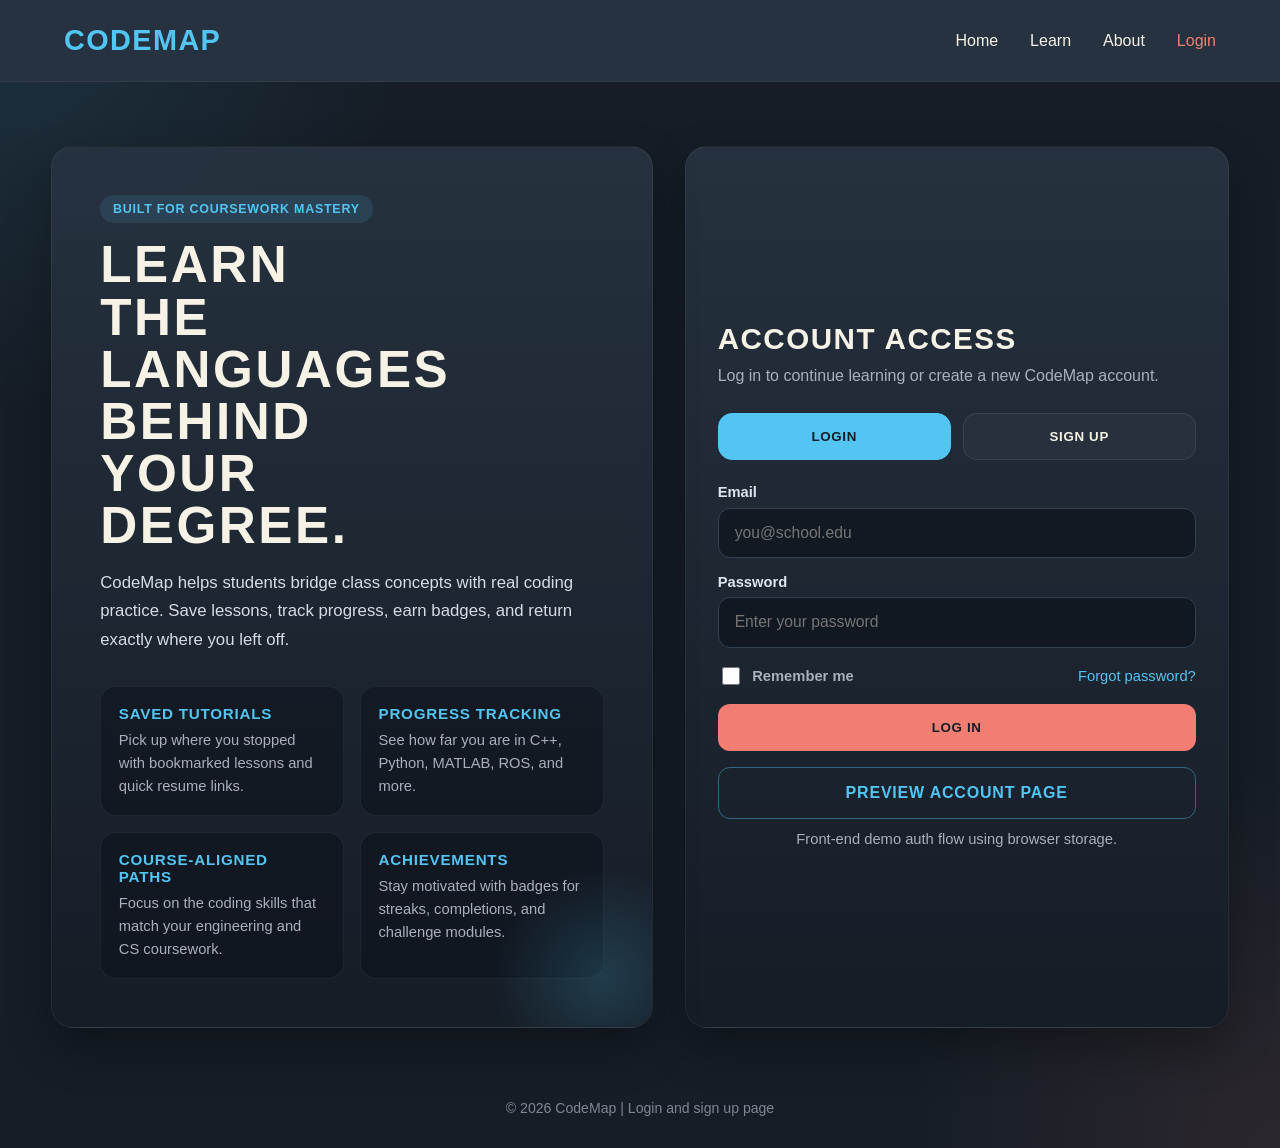
<file: login-signup.html>
<!DOCTYPE html>
<html lang="en">
<head>
    <meta charset="UTF-8" />
    <meta name="viewport" content="width=device-width, initial-scale=1.0" />
    <title>CodeMap | Login / Sign Up</title>
    <style>
        :root {
            --bg-dark: #161D26;
            --bg-accent: #273240;
            --panel: #1d2632;
            --border: #334153;
            --primary-blue: #52C5F2;
            --primary-salmon: #F27D72;
            --text-off-white: #F6F2E6;
            --muted-text: #A8B0BC;
            --success: #7adf9f;
            --error: #ff8e85;
        }

        * {
            box-sizing: border-box;
        }

        body {
            margin: 0;
            min-height: 100vh;
            font-family: "proxima-nova", "Helvetica Neue", Arial, sans-serif;
            color: var(--text-off-white);
            background:
                radial-gradient(circle at top left, rgba(82, 197, 242, 0.12), transparent 24%),
                radial-gradient(circle at bottom right, rgba(242, 125, 114, 0.10), transparent 22%),
                var(--bg-dark);
            display: flex;
            flex-direction: column;
        }

        h1, h2, h3, .logo, .tab-btn, .primary-btn, .outline-btn {
            font-family: "din-2014", sans-serif;
            font-weight: 700;
            text-transform: uppercase;
            letter-spacing: 0.05em;
        }

        header {
            padding: 1.5rem 5%;
            display: flex;
            justify-content: space-between;
            align-items: center;
            background-color: var(--bg-accent);
            border-bottom: 1px solid rgba(255,255,255,0.05);
        }

        .logo {
            font-size: 1.8rem;
            color: var(--primary-blue);
            text-decoration: none;
        }

        nav {
            display: flex;
            gap: 2rem;
            flex-wrap: wrap;
        }

        nav a {
            color: var(--text-off-white);
            text-decoration: none;
            font-weight: 500;
            transition: color 0.2s ease;
        }

        nav a:hover,
        nav a.active {
            color: var(--primary-salmon);
        }

        .page {
            width: min(1180px, 92vw);
            margin: 0 auto;
            padding: 4rem 0 3rem;
            display: grid;
            grid-template-columns: 1.05fr 0.95fr;
            gap: 2rem;
            flex: 1;
            align-items: stretch;
        }

        .intro,
        .auth-card {
            background: linear-gradient(180deg, rgba(39, 50, 64, 0.96), rgba(22, 29, 38, 0.98));
            border: 1px solid rgba(255,255,255,0.06);
            border-radius: 22px;
            box-shadow: 0 20px 45px rgba(0,0,0,0.30);
        }

        .intro {
            padding: 3rem;
            position: relative;
            overflow: hidden;
        }

        .intro::after {
            content: "";
            position: absolute;
            width: 240px;
            height: 240px;
            right: -70px;
            bottom: -70px;
            border-radius: 50%;
            background: radial-gradient(circle, rgba(82, 197, 242, 0.18), transparent 65%);
        }

        .eyebrow {
            display: inline-block;
            margin-bottom: 1rem;
            padding: 0.45rem 0.8rem;
            border-radius: 999px;
            background-color: rgba(82, 197, 242, 0.12);
            color: var(--primary-blue);
            font-size: 0.78rem;
            font-weight: 700;
            letter-spacing: 0.06em;
            text-transform: uppercase;
        }

        .intro h1 {
            margin: 0 0 1rem;
            font-size: clamp(2.4rem, 4vw, 4rem);
            line-height: 1.02;
            max-width: 11ch;
        }

        .intro p {
            margin: 0 0 2rem;
            color: #d5dce5;
            line-height: 1.7;
            font-size: 1.05rem;
            max-width: 56ch;
        }

        .feature-grid {
            display: grid;
            grid-template-columns: repeat(2, minmax(0, 1fr));
            gap: 1rem;
        }

        .feature {
            padding: 1.1rem;
            background-color: rgba(11, 17, 24, 0.46);
            border: 1px solid rgba(255,255,255,0.06);
            border-radius: 16px;
        }

        .feature h3 {
            margin: 0 0 0.45rem;
            font-size: 0.95rem;
            color: var(--primary-blue);
        }

        .feature p {
            margin: 0;
            font-size: 0.92rem;
            color: var(--muted-text);
            line-height: 1.55;
        }

        .auth-card {
            padding: 2rem;
            display: flex;
            flex-direction: column;
            justify-content: center;
        }

        .auth-head h2 {
            margin: 0 0 0.45rem;
            font-size: 1.85rem;
        }

        .auth-head p {
            margin: 0 0 1.5rem;
            color: var(--muted-text);
            line-height: 1.6;
        }

        .tab-row {
            display: grid;
            grid-template-columns: 1fr 1fr;
            gap: 0.75rem;
            margin-bottom: 1.5rem;
        }

        .tab-btn {
            border: 1px solid rgba(255,255,255,0.08);
            background-color: rgba(255,255,255,0.03);
            color: var(--text-off-white);
            padding: 0.95rem 1rem;
            border-radius: 14px;
            cursor: pointer;
            transition: 0.2s ease;
        }

        .tab-btn.active {
            background-color: var(--primary-blue);
            color: var(--bg-dark);
            border-color: var(--primary-blue);
        }

        .form-panel {
            display: none;
            gap: 1rem;
        }

        .form-panel.active {
            display: grid;
        }

        .two-col {
            display: grid;
            grid-template-columns: 1fr 1fr;
            gap: 1rem;
        }

        .field {
            display: flex;
            flex-direction: column;
            gap: 0.45rem;
        }

        label {
            font-size: 0.92rem;
            color: #dde5ee;
            font-weight: 600;
        }

        input,
        select {
            width: 100%;
            padding: 0.95rem 1rem;
            background-color: rgba(8, 13, 20, 0.52);
            border: 1px solid var(--border);
            border-radius: 12px;
            color: var(--text-off-white);
            font-size: 0.98rem;
            transition: border-color 0.2s ease, box-shadow 0.2s ease;
        }

        input:focus,
        select:focus {
            outline: none;
            border-color: var(--primary-blue);
            box-shadow: 0 0 0 4px rgba(82, 197, 242, 0.12);
        }

        .row-between {
            display: flex;
            align-items: center;
            justify-content: space-between;
            gap: 1rem;
            flex-wrap: wrap;
        }

        .checkbox-inline {
            display: inline-flex;
            align-items: center;
            gap: 0.6rem;
            color: var(--muted-text);
            font-size: 0.92rem;
        }

        .checkbox-inline input {
            width: 18px;
            height: 18px;
            accent-color: var(--primary-blue);
            padding: 0;
        }

        .helper-link {
            color: var(--primary-blue);
            text-decoration: none;
            font-size: 0.92rem;
        }

        .helper-link:hover {
            color: var(--primary-salmon);
        }

        .primary-btn,
        .outline-btn {
            width: 100%;
            padding: 1rem 1.1rem;
            border-radius: 12px;
            cursor: pointer;
            text-decoration: none;
            text-align: center;
            transition: transform 0.15s ease, opacity 0.15s ease;
        }

        .primary-btn {
            border: none;
            background-color: var(--primary-salmon);
            color: var(--bg-dark);
        }

        .outline-btn {
            border: 1px solid rgba(82, 197, 242, 0.42);
            background-color: transparent;
            color: var(--primary-blue);
        }

        .primary-btn:hover,
        .outline-btn:hover {
            transform: translateY(-1px);
        }

        .status {
            display: none;
            padding: 0.9rem 1rem;
            border-radius: 12px;
            font-size: 0.92rem;
            line-height: 1.55;
        }

        .status.show {
            display: block;
        }

        .status.success {
            background-color: rgba(122, 223, 159, 0.10);
            border: 1px solid rgba(122, 223, 159, 0.20);
            color: var(--success);
        }

        .status.error {
            background-color: rgba(255, 142, 133, 0.10);
            border: 1px solid rgba(255, 142, 133, 0.20);
            color: var(--error);
        }

        .auth-footer {
            margin-top: 0.6rem;
            color: var(--muted-text);
            font-size: 0.92rem;
            text-align: center;
            line-height: 1.6;
        }

        footer {
            padding: 1.5rem 5% 2rem;
            text-align: center;
            color: #7e8792;
            font-size: 0.88rem;
        }

        @media (max-width: 980px) {
            .page {
                grid-template-columns: 1fr;
                padding-top: 2rem;
            }

            .feature-grid,
            .two-col {
                grid-template-columns: 1fr;
            }
        }

        @media (max-width: 640px) {
            header {
                flex-direction: column;
                align-items: flex-start;
                gap: 1rem;
            }

            nav {
                gap: 1rem;
            }

            .intro,
            .auth-card {
                padding: 1.4rem;
            }
        }
    </style>
</head>
<body>
    <header>
        <a href="index.html" class="logo">CodeMap</a>
        <nav>
            <a href="index.html">Home</a>
            <a href="learn.html">Learn</a>
            <a href="about.html">About</a>
            <a href="login-signup.html" class="active">Login</a>
        </nav>
    </header>

    <main class="page">
        <section class="intro">
            <span class="eyebrow">Built for coursework mastery</span>
            <h1>Learn the languages behind your degree.</h1>
            <p>
                CodeMap helps students bridge class concepts with real coding practice.
                Save lessons, track progress, earn badges, and return exactly where you left off.
            </p>

            <div class="feature-grid">
                <div class="feature">
                    <h3>Saved Tutorials</h3>
                    <p>Pick up where you stopped with bookmarked lessons and quick resume links.</p>
                </div>

                <div class="feature">
                    <h3>Progress Tracking</h3>
                    <p>See how far you are in C++, Python, MATLAB, ROS, and more.</p>
                </div>

                <div class="feature">
                    <h3>Course-Aligned Paths</h3>
                    <p>Focus on the coding skills that match your engineering and CS coursework.</p>
                </div>

                <div class="feature">
                    <h3>Achievements</h3>
                    <p>Stay motivated with badges for streaks, completions, and challenge modules.</p>
                </div>
            </div>
        </section>

        <section class="auth-card">
            <div class="auth-head">
                <h2>Account Access</h2>
                <p>Log in to continue learning or create a new CodeMap account.</p>
            </div>

            <div class="tab-row">
                <button class="tab-btn active" id="loginTab" type="button">Login</button>
                <button class="tab-btn" id="signupTab" type="button">Sign Up</button>
            </div>

            <div id="authMessage" class="status"></div>

            <form class="form-panel active" id="loginForm">
                <div class="field">
                    <label for="loginEmail">Email</label>
                    <input id="loginEmail" type="email" placeholder="you@school.edu" required />
                </div>

                <div class="field">
                    <label for="loginPassword">Password</label>
                    <input id="loginPassword" type="password" placeholder="Enter your password" required />
                </div>

                <div class="row-between">
                    <label class="checkbox-inline">
                        <input id="rememberMe" type="checkbox" />
                        Remember me
                    </label>
                    <a href="#" class="helper-link" id="forgotPasswordLink">Forgot password?</a>
                </div>

                <button class="primary-btn" type="submit">Log In</button>
                <a href="account-page.html" class="outline-btn">Preview Account Page</a>
            </form>

            <form class="form-panel" id="signupForm">
                <div class="two-col">
                    <div class="field">
                        <label for="firstName">First Name</label>
                        <input id="firstName" type="text" placeholder="Josh" required />
                    </div>

                    <div class="field">
                        <label for="lastName">Last Name</label>
                        <input id="lastName" type="text" placeholder="Suber" required />
                    </div>
                </div>

                <div class="field">
                    <label for="signupEmail">School Email</label>
                    <input id="signupEmail" type="email" placeholder="you@rpi.edu" required />
                </div>

                <div class="two-col">
                    <div class="field">
                        <label for="major">Major / Track</label>
                        <select id="major" required>
                            <option value="">Select a major</option>
                            <option>Computer Science</option>
                            <option>Computer Engineering</option>
                            <option>Electrical Engineering</option>
                            <option>Mechanical Engineering</option>
                            <option>Other</option>
                        </select>
                    </div>

                    <div class="field">
                        <label for="year">Academic Year</label>
                        <select id="year" required>
                            <option value="">Select a year</option>
                            <option>Freshman</option>
                            <option>Sophomore</option>
                            <option>Junior</option>
                            <option>Senior</option>
                            <option>Graduate</option>
                        </select>
                    </div>
                </div>

                <div class="two-col">
                    <div class="field">
                        <label for="signupPassword">Password</label>
                        <input id="signupPassword" type="password" placeholder="Create a password" required />
                    </div>

                    <div class="field">
                        <label for="confirmPassword">Confirm Password</label>
                        <input id="confirmPassword" type="password" placeholder="Re-enter password" required />
                    </div>
                </div>

                <div class="row-between">
                    <label class="checkbox-inline">
                        <input id="agreeTerms" type="checkbox" />
                        I agree to the terms and privacy policy
                    </label>
                </div>

                <button class="primary-btn" type="submit">Create Account</button>
                <a href="account-page.html" class="outline-btn">Go to Demo Dashboard</a>
            </form>

            <div class="auth-footer">
                Front-end demo auth flow using browser storage.
            </div>
        </section>
    </main>

    <footer>
        &copy; 2026 CodeMap | Login and sign up page
    </footer>

    <script>
        const loginTab = document.getElementById("loginTab");
        const signupTab = document.getElementById("signupTab");
        const loginFormPanel = document.getElementById("loginForm");
        const signupFormPanel = document.getElementById("signupForm");
        const authMessage = document.getElementById("authMessage");

        const USERS_KEY = "codemap_users";
        const CURRENT_USER_KEY = "codemap_current_user";

        function showMessage(message, type) {
            authMessage.textContent = message;
            authMessage.className = "status show " + type;
        }

        function clearMessage() {
            authMessage.textContent = "";
            authMessage.className = "status";
        }

        function openLogin() {
            loginTab.classList.add("active");
            signupTab.classList.remove("active");
            loginFormPanel.classList.add("active");
            signupFormPanel.classList.remove("active");
            clearMessage();
        }

        function openSignup() {
            signupTab.classList.add("active");
            loginTab.classList.remove("active");
            signupFormPanel.classList.add("active");
            loginFormPanel.classList.remove("active");
            clearMessage();
        }

        function getUsers() {
            const rawUsers = localStorage.getItem(USERS_KEY);
            return rawUsers ? JSON.parse(rawUsers) : [];
        }

        function saveUsers(users) {
            localStorage.setItem(USERS_KEY, JSON.stringify(users));
        }

        function setCurrentUser(user, rememberMe) {
            const safeUser = {
                firstName: user.firstName,
                lastName: user.lastName,
                email: user.email,
                major: user.major,
                year: user.year,
                savedTutorials: user.savedTutorials || [],
                badges: user.badges || [],
                progress: user.progress || {}
            };

            if (rememberMe) {
                localStorage.setItem(CURRENT_USER_KEY, JSON.stringify(safeUser));
                sessionStorage.removeItem(CURRENT_USER_KEY);
            } else {
                sessionStorage.setItem(CURRENT_USER_KEY, JSON.stringify(safeUser));
                localStorage.removeItem(CURRENT_USER_KEY);
            }
        }

        function normalizeEmail(email) {
            return email.trim().toLowerCase();
        }

        function redirectToAccount() {
            window.location.href = "account-page.html";
        }

        loginTab.addEventListener("click", openLogin);
        signupTab.addEventListener("click", openSignup);

        document.getElementById("forgotPasswordLink").addEventListener("click", function(event) {
            event.preventDefault();
            showMessage("Demo version: password reset is not connected yet.", "error");
        });

        loginFormPanel.addEventListener("submit", function(event) {
            event.preventDefault();
            clearMessage();

            const email = normalizeEmail(document.getElementById("loginEmail").value);
            const password = document.getElementById("loginPassword").value;
            const rememberMe = document.getElementById("rememberMe").checked;

            const users = getUsers();
            const matchedUser = users.find(function(user) {
                return normalizeEmail(user.email) === email && user.password === password;
            });

            if (!matchedUser) {
                showMessage("Invalid email or password.", "error");
                return;
            }

            setCurrentUser(matchedUser, rememberMe);
            showMessage("Login successful.", "success");
            redirectToAccount();
        });

        signupFormPanel.addEventListener("submit", function(event) {
            event.preventDefault();
            clearMessage();

            const firstName = document.getElementById("firstName").value.trim();
            const lastName = document.getElementById("lastName").value.trim();
            const email = normalizeEmail(document.getElementById("signupEmail").value);
            const major = document.getElementById("major").value;
            const year = document.getElementById("year").value;
            const password = document.getElementById("signupPassword").value;
            const confirmPassword = document.getElementById("confirmPassword").value;
            const agreeTerms = document.getElementById("agreeTerms").checked;

            if (!firstName || !lastName || !email || !major || !year || !password || !confirmPassword) {
                showMessage("Please fill in every required field.", "error");
                return;
            }

            if (!agreeTerms) {
                showMessage("You must agree to the terms and privacy policy.", "error");
                return;
            }

            if (password.length < 6) {
                showMessage("Password must be at least 6 characters long.", "error");
                return;
            }

            if (password !== confirmPassword) {
                showMessage("Passwords do not match.", "error");
                return;
            }

            const users = getUsers();
            const existingUser = users.find(function(user) {
                return normalizeEmail(user.email) === email;
            });

            if (existingUser) {
                showMessage("An account with that email already exists.", "error");
                return;
            }

            const newUser = {
                firstName: firstName,
                lastName: lastName,
                email: email,
                major: major,
                year: year,
                password: password,
                savedTutorials: [],
                badges: [],
                progress: {}
            };

            users.push(newUser);
            saveUsers(users);
            setCurrentUser(newUser, true);
            showMessage("Account created successfully.", "success");
            redirectToAccount();
        });

        const currentUser = sessionStorage.getItem(CURRENT_USER_KEY) || localStorage.getItem(CURRENT_USER_KEY);
        if (currentUser) {
            redirectToAccount();
        }
    </script>
</body>
</html>
</file>
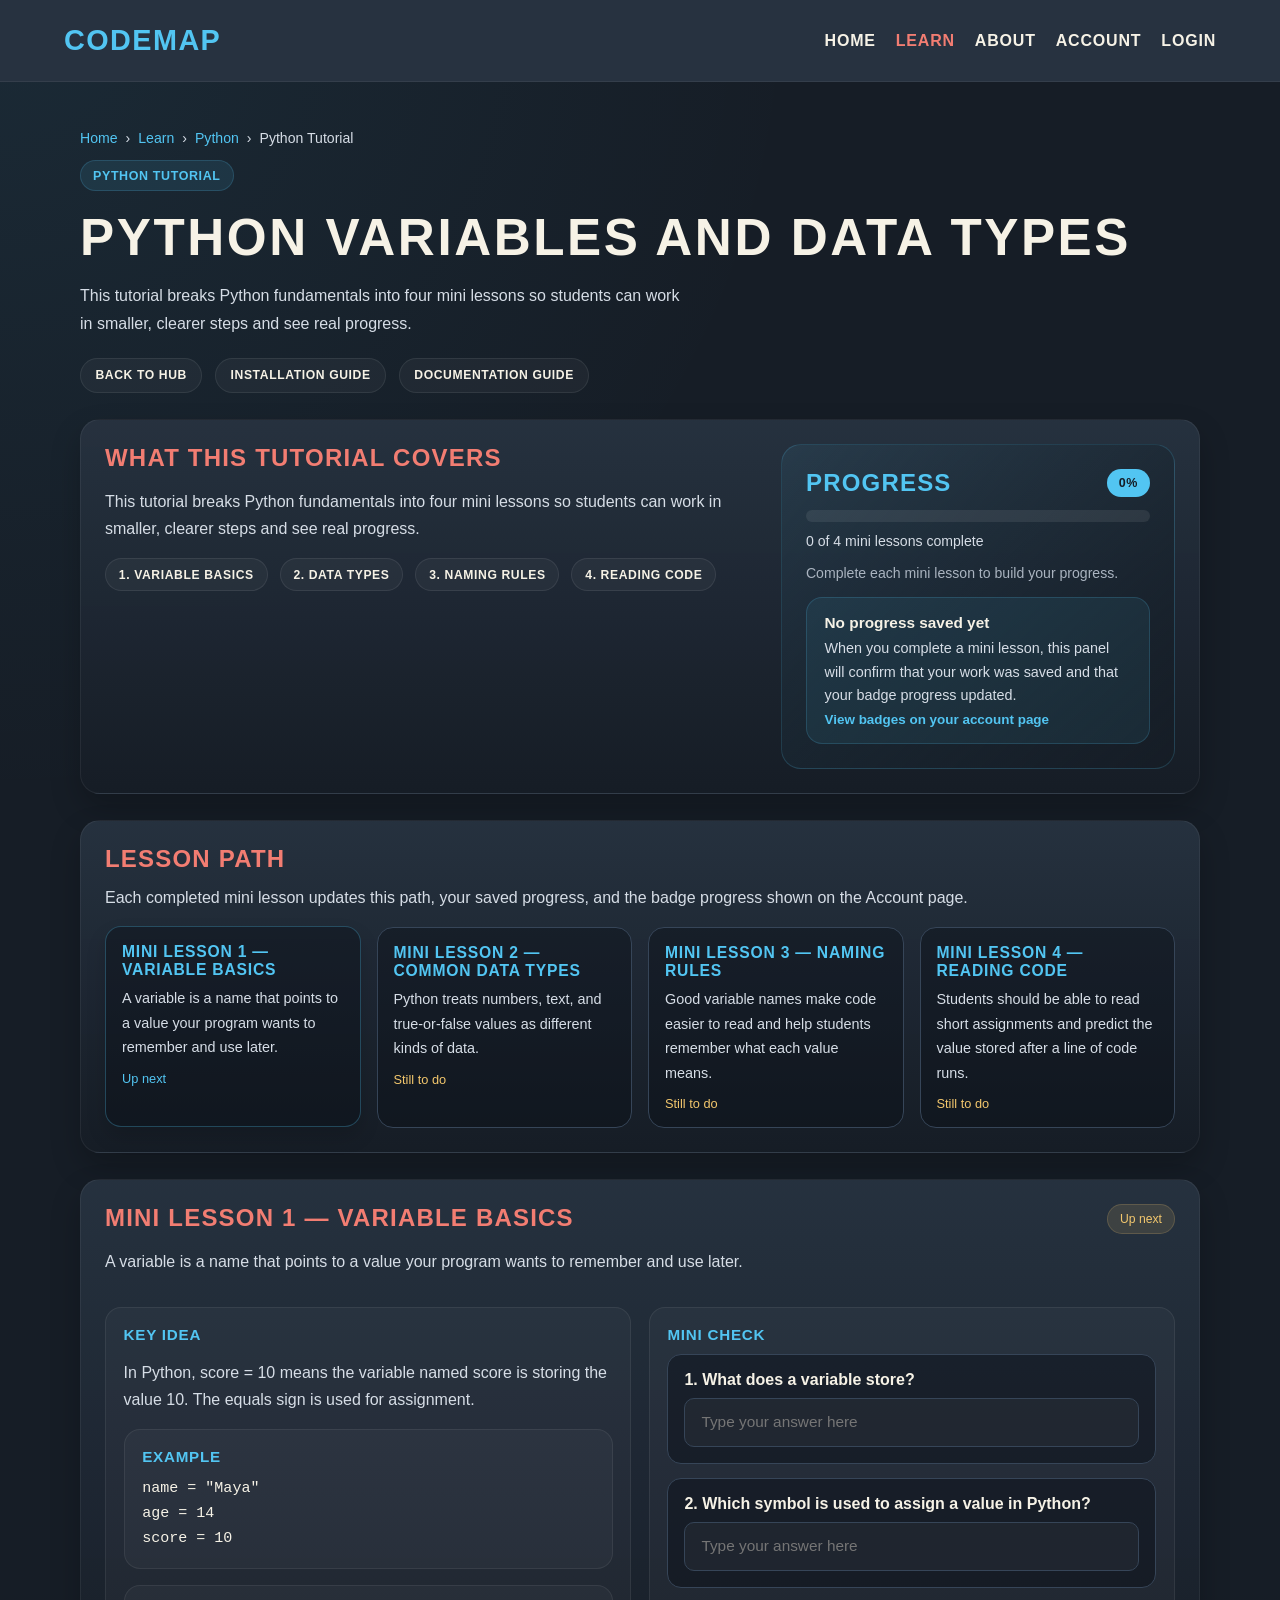
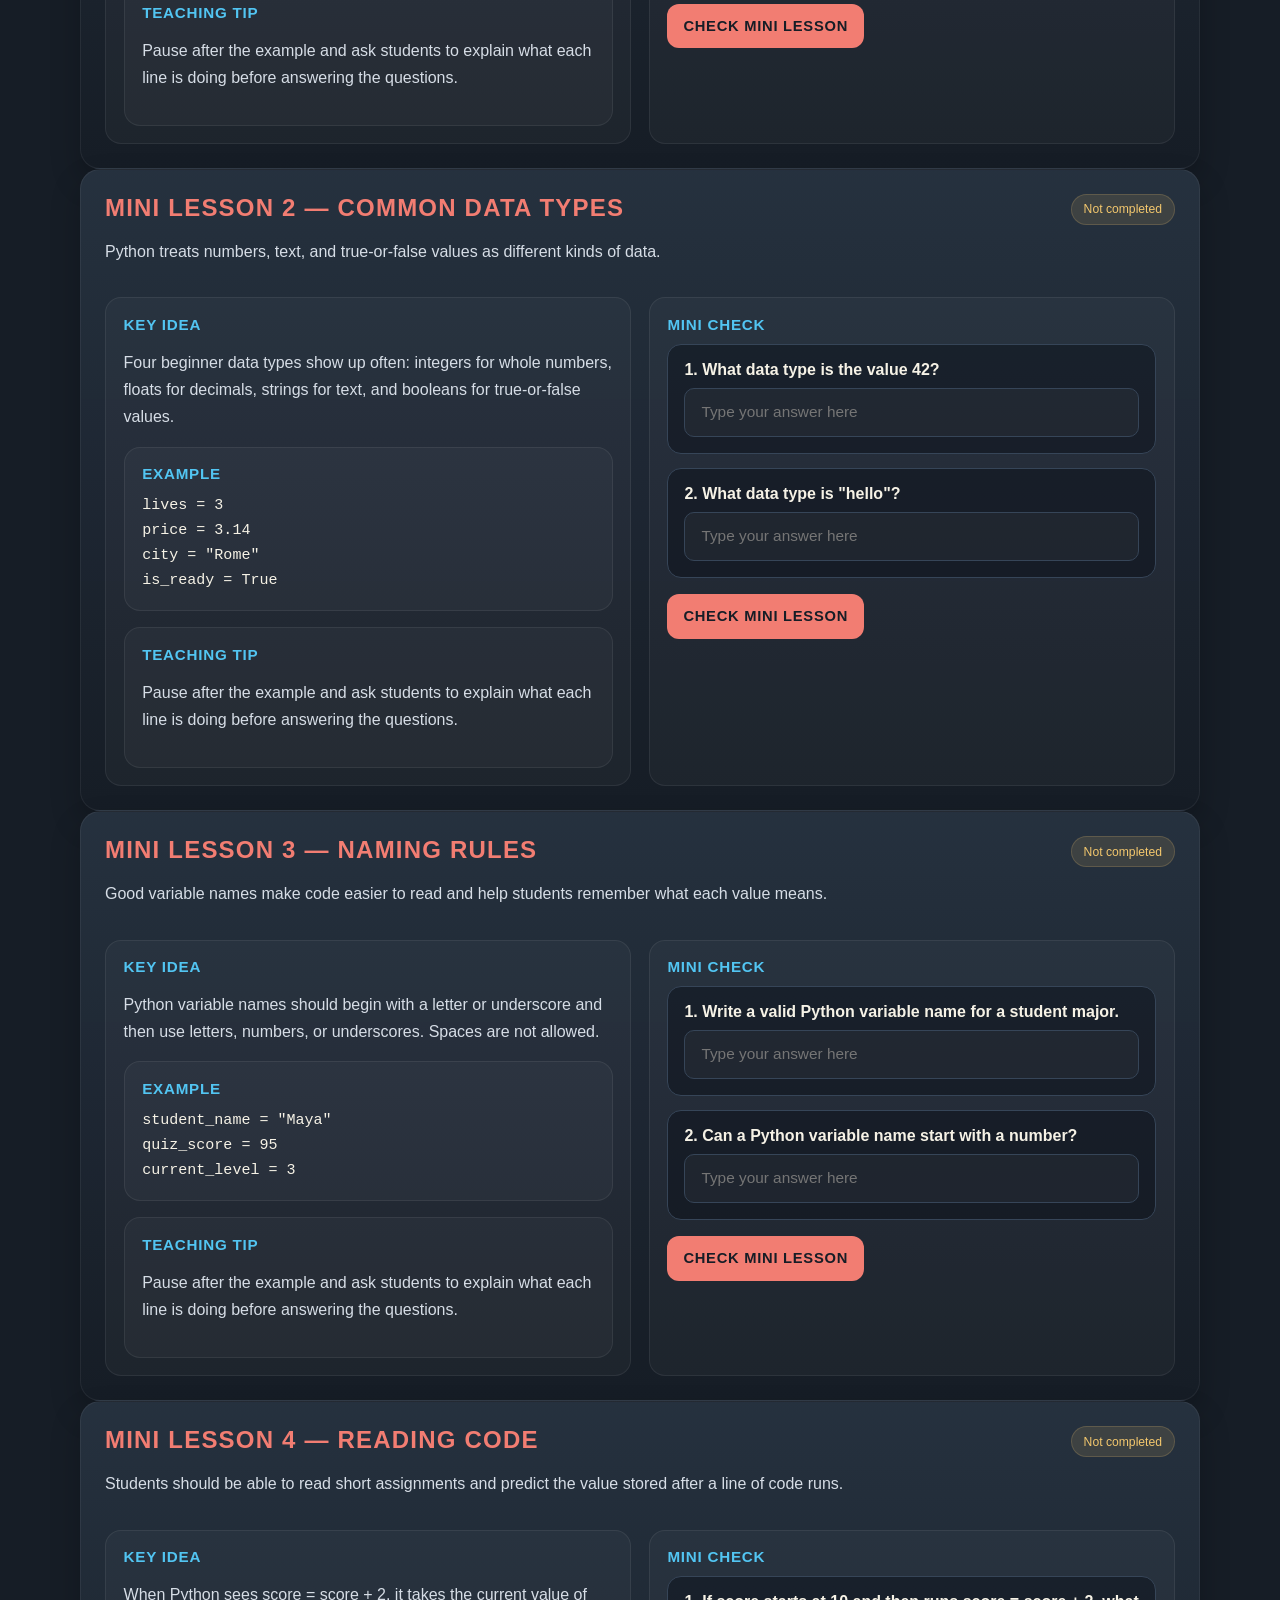
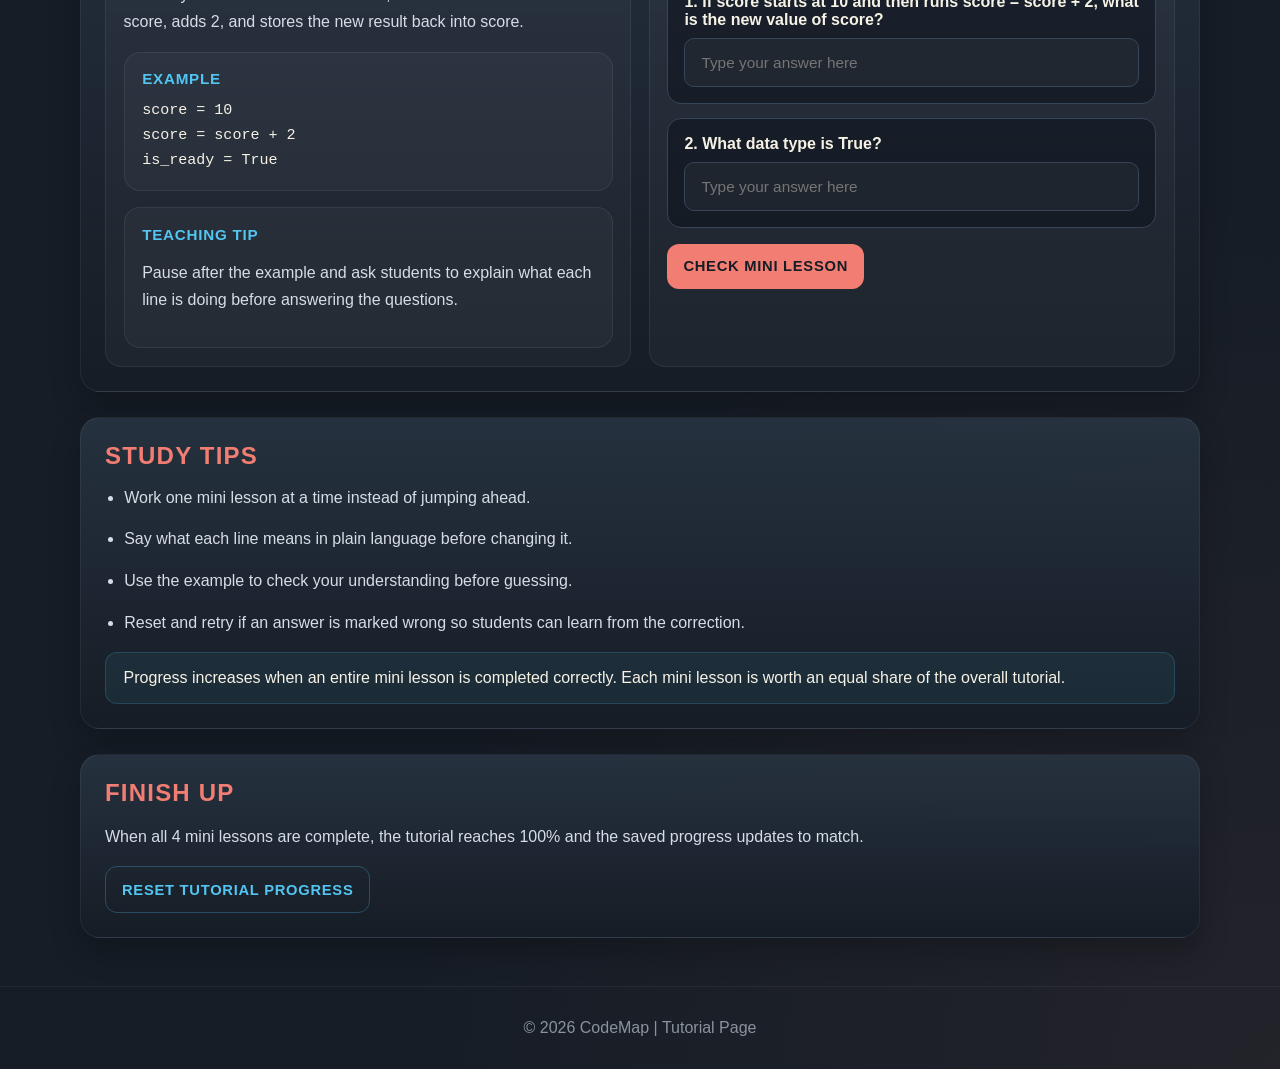
<file: tutorial.html>
<!DOCTYPE html>
<html lang="en">
<head>
  <meta charset="UTF-8" />
  <meta name="viewport" content="width=device-width, initial-scale=1.0" />
  <title>CodeMap | Tutorial</title>
  <style>
    :root {
      --bg-dark: #161D26;
      --bg-accent: #273240;
      --panel: #1d2632;
      --border: #364558;
      --primary-blue: #52C5F2;
      --primary-salmon: #F27D72;
      --text-off-white: #F6F2E6;
      --muted: #D6DDE6;
      --success: #7fe0a2;
      --warning: #f3c76d;
      --danger: #f28a82;
    }
    * { box-sizing: border-box; }
    html { scroll-behavior: smooth; }
    body {
      margin: 0;
      background:
        radial-gradient(circle at top left, rgba(82,197,242,0.08), transparent 18%),
        radial-gradient(circle at bottom right, rgba(242,125,114,0.06), transparent 20%),
        var(--bg-dark);
      color: var(--text-off-white);
      font-family: "proxima-nova", "Helvetica Neue", Arial, sans-serif;
    }
    h1, h2, h3, .logo, .btn, .lesson-tag, .progress-chip, .mini-pill, .section-link, .header-nav a {
      font-family: "din-2014", sans-serif;
      font-weight: 700;
      text-transform: uppercase;
      letter-spacing: 0.05em;
    }
    header {
      padding: 1.5rem 5%;
      background: var(--bg-accent);
      display: flex;
      justify-content: space-between;
      align-items: center;
      border-bottom: 1px solid rgba(255,255,255,0.06);
      gap: 1rem;
      flex-wrap: wrap;
    }
    .logo { color: var(--primary-blue); font-size: 1.8rem; text-decoration: none; }
    .header-nav { display:flex; gap:1.25rem; flex-wrap:wrap; }
    .header-nav a { color: var(--text-off-white); text-decoration:none; }
    .header-nav a.active, .header-nav a:hover { color: var(--primary-salmon); }
    .container { width: min(1120px, 92vw); margin: 0 auto; padding: 3rem 0; display: grid; gap: 1.6rem; }
    .hero { display: grid; gap: 0.9rem; }
    .hero h1 { margin: 0; font-size: clamp(2.2rem, 4vw, 3.5rem); }
    .hero p { margin: 0; max-width: 68ch; color: var(--muted); line-height: 1.75; }
    .plain-crumb { color: var(--muted); font-size: 0.88rem; display:flex; gap:0.5rem; flex-wrap:wrap; align-items:center; }
    .plain-crumb a { color: var(--primary-blue); text-decoration:none; }
    .section-links { display:flex; flex-wrap:wrap; gap:0.8rem; margin-top:0.35rem; }
    .section-link { display:inline-flex; align-items:center; padding:0.6rem 0.9rem; border-radius:999px; background:rgba(255,255,255,0.04); border:1px solid rgba(255,255,255,0.08); color:var(--text-off-white); text-decoration:none; font-size:0.76rem; }
    .section-link:hover { color:var(--primary-blue); border-color: rgba(82,197,242,0.25); }
    .panel {
      background: linear-gradient(180deg, rgba(39,50,64,0.96), rgba(22,29,38,0.99));
      border: 1px solid rgba(255,255,255,0.06);
      border-radius: 20px;
      padding: 1.5rem;
      box-shadow: 0 14px 30px rgba(0,0,0,0.22);
    }
    .panel h2 { margin: 0 0 0.85rem; color: var(--primary-salmon); }
    .panel p, .panel li { color: var(--muted); line-height: 1.7; }
    .intro-grid { display: grid; grid-template-columns: 1.25fr 0.75fr; gap: 1.2rem; }
    .lesson-tag { display:inline-flex; width:fit-content; padding:0.45rem 0.75rem; border-radius:999px; background:rgba(82,197,242,0.1); border:1px solid rgba(82,197,242,0.18); color:var(--primary-blue); font-size:0.78rem; margin-bottom:0.2rem; }
    .mini-pill-row { display:flex; flex-wrap:wrap; gap:0.75rem; margin-top:1rem; }
    .mini-pill { display:inline-flex; align-items:center; gap:0.45rem; padding:0.55rem 0.8rem; border-radius:999px; background:rgba(255,255,255,0.04); border:1px solid rgba(255,255,255,0.08); color:var(--text-off-white); font-size:0.76rem; text-decoration:none; }
    .mini-pill:hover { border-color: rgba(82,197,242,0.25); color: var(--primary-blue); }
    .progress-panel { background: linear-gradient(135deg, rgba(82,197,242,0.08), rgba(22,29,38,0.98)); border: 1px solid rgba(82,197,242,0.18); }
    .progress-head { display:flex; justify-content:space-between; align-items:center; gap:1rem; margin-bottom:0.8rem; }
    .progress-head h2 { margin:0; color: var(--primary-blue); }
    .progress-chip { padding:0.45rem 0.75rem; border-radius:999px; font-size:0.78rem; color:var(--bg-dark); background:var(--primary-blue); }
    .progress-track { height:12px; border-radius:999px; background:rgba(255,255,255,0.08); overflow:hidden; margin-bottom:0.7rem; }
    .progress-fill { height:100%; width:0%; border-radius:inherit; background:linear-gradient(90deg,#52C5F2,#93e7ff); transition:width 0.5s ease; }
    .progress-meta { display:flex; justify-content:space-between; gap:1rem; flex-wrap:wrap; color:var(--muted); font-size:0.88rem; }
    .progress-callout {
      margin-top: 1rem;
      padding: 1rem 1.1rem;
      border-radius: 16px;
      border: 1px solid rgba(82,197,242,0.18);
      background: rgba(82,197,242,0.08);
      display: grid;
      gap: 0.35rem;
    }
    .progress-callout.success {
      border-color: rgba(127,224,162,0.24);
      background: rgba(127,224,162,0.1);
    }
    .progress-callout.error {
      border-color: rgba(242,138,130,0.22);
      background: rgba(242,138,130,0.08);
    }
    .progress-callout-title {
      color: var(--text-off-white);
      font-weight: 700;
      font-size: 0.96rem;
    }
    .progress-callout-copy {
      color: var(--muted);
      line-height: 1.6;
      font-size: 0.9rem;
    }
    .progress-callout-link {
      color: var(--primary-blue);
      text-decoration: none;
      font-weight: 700;
      font-size: 0.84rem;
    }
    .path-copy {
      margin: -0.15rem 0 1rem;
      color: var(--muted);
      line-height: 1.6;
    }
    .roadmap { display:grid; grid-template-columns:repeat(4,minmax(0,1fr)); gap:1rem; }
    .roadmap-card { background:rgba(8,13,20,0.4); border:1px solid var(--border); border-radius:16px; padding:1rem; transition: border-color 0.2s ease, box-shadow 0.2s ease, transform 0.2s ease; }
    .roadmap-card h3 { margin:0 0 0.45rem; color:var(--primary-blue); font-size:0.98rem; }
    .roadmap-card p { margin:0 0 0.7rem; font-size:0.9rem; }
    .roadmap-state { font-size:0.8rem; color:var(--warning); }
    .roadmap-card.completed { border-color:rgba(127,224,162,0.28); background:linear-gradient(180deg, rgba(127,224,162,0.08), rgba(8,13,20,0.35)); }
    .roadmap-card.completed .roadmap-state { color:var(--success); }
    .roadmap-card.next { border-color: rgba(82,197,242,0.28); box-shadow: 0 10px 20px rgba(0,0,0,0.14); transform: translateY(-1px); }
    .roadmap-card.next .roadmap-state { color: var(--primary-blue); }
    .lesson-section { display:grid; gap:1rem; }
    .lesson-head { display:flex; justify-content:space-between; align-items:start; gap:1rem; flex-wrap:wrap; }
    .lesson-head h2 { margin-bottom:0.25rem; }
    .section-badge { padding:0.45rem 0.75rem; border-radius:999px; font-size:0.76rem; background:rgba(243,199,109,0.12); border:1px solid rgba(243,199,109,0.18); color:var(--warning); white-space:nowrap; }
    .section-badge.completed { background:rgba(127,224,162,0.12); border-color:rgba(127,224,162,0.2); color:var(--success); }
    .lesson-content { display:grid; grid-template-columns:1fr 1fr; gap:1.1rem; }
    .explain-box, .practice-box, .code-box, .tip-box { background:rgba(255,255,255,0.03); border:1px solid rgba(255,255,255,0.07); border-radius:16px; padding:1.1rem; }
    .explain-box h3, .practice-box h3, .code-box h3, .tip-box h3 { margin:0 0 0.7rem; color:var(--primary-blue); font-size:0.95rem; }
    .code-box pre { margin:0; white-space:pre-wrap; word-break:break-word; font-family:"Courier New", monospace; font-size:0.94rem; line-height:1.65; color:var(--text-off-white); }
    .question-grid { display:grid; gap:0.9rem; }
    .question { padding:1rem; border-radius:14px; background:rgba(8,13,20,0.45); border:1px solid var(--border); }
    .question label { display:block; margin-bottom:0.55rem; font-weight:700; color:var(--text-off-white); }
    .question input { width:100%; padding:0.9rem 1rem; border-radius:10px; border:1px solid var(--border); background:rgba(255,255,255,0.04); color:var(--text-off-white); font-size:0.96rem; }
    .question input:focus { outline:2px solid rgba(82,197,242,0.3); outline-offset:2px; }
    .question.completed { border-color:rgba(127,224,162,0.22); background:rgba(127,224,162,0.06); }
    .answer-display { display:none; margin-top:0.7rem; padding:0.9rem 1rem; border-radius:12px; border:1px solid rgba(127,224,162,0.22); background:rgba(127,224,162,0.08); align-items:center; justify-content:space-between; gap:1rem; flex-wrap:wrap; }
    .answer-display.show { display:flex; }
    .answer-label { color:var(--muted); font-size:0.82rem; margin-bottom:0.3rem; }
    .answer-text { color:var(--text-off-white); font-weight:700; font-size:1rem; word-break:break-word; }
    .answer-check { display:inline-flex; align-items:center; padding:0.35rem 0.7rem; border-radius:999px; background:rgba(127,224,162,0.12); border:1px solid rgba(127,224,162,0.22); color:var(--success); white-space:nowrap; font-size:0.78rem; font-weight:700; }
    .status { margin-top:0.7rem; padding:0.75rem 0.9rem; border-radius:10px; font-size:0.92rem; display:none; border:1px solid transparent; }
    .status.success { background:rgba(127,224,162,0.1); border-color:rgba(127,224,162,0.22); color:var(--success); display:block; }
    .status.error { background:rgba(242,125,114,0.08); border-color:rgba(242,125,114,0.22); color:var(--danger); display:block; }
    .status.neutral { background:rgba(170,180,192,0.08); border-color:rgba(170,180,192,0.2); color:var(--muted); display:block; }
    .section-score { margin-top:1rem; padding:1rem 1.05rem; border-radius:14px; border:1px solid rgba(255,255,255,0.08); background:rgba(255,255,255,0.03); color:var(--text-off-white); display:none; }
    .section-score.show { display:block; }
    .section-score.success { border-color: rgba(127,224,162,0.24); background: rgba(127,224,162,0.1); }
    .section-score.error { border-color: rgba(242,138,130,0.22); background: rgba(242,138,130,0.08); }
    .section-score-title { display:block; font-weight:700; color:var(--text-off-white); margin-bottom:0.25rem; }
    .section-score-copy { color:var(--muted); line-height:1.55; font-size:0.92rem; }
    .study-list { display:grid; gap:0.9rem; margin:0; padding-left:1.2rem; }
    .study-note { margin-top:1rem; padding:1rem 1.1rem; border-radius:12px; background:rgba(82,197,242,0.08); border:1px solid rgba(82,197,242,0.18); color:var(--text-off-white); }
    .final-actions { display:flex; gap:1rem; flex-wrap:wrap; }
    .btn { display:inline-block; padding:0.9rem 1rem; border-radius:12px; background:var(--primary-salmon); color:var(--bg-dark); border:none; cursor:pointer; font-size:0.92rem; text-decoration:none; }
    .btn:hover { transform:translateY(-1px); }
    .btn-secondary { background:transparent; color:var(--primary-blue); border:1px solid rgba(82,197,242,0.28); }
    footer { text-align:center; padding:2rem 5%; color:#8a939d; border-top:1px solid rgba(255,255,255,0.05); }
    .badge-modal-overlay { position:fixed; inset:0; background:rgba(6,10,16,0.55); display:none; align-items:center; justify-content:center; z-index:999; padding:1.5rem; }
    .badge-modal-overlay.show { display:flex; }
    .badge-modal { width:min(440px, 92vw); background:linear-gradient(180deg, rgba(39,50,64,0.98), rgba(22,29,38,1)); border:1px solid rgba(255,255,255,0.08); border-radius:22px; padding:1.6rem; text-align:center; box-shadow:0 20px 50px rgba(0,0,0,0.35); position:relative; overflow:hidden; }
    .badge-modal h3 { margin:0 0 0.5rem; color:var(--primary-salmon); font-size:1.5rem; }
    .badge-icon-big { font-size:3rem; line-height:1; margin-bottom:0.7rem; }
    .badge-name-big { font-family:"din-2014", sans-serif; font-size:1.15rem; text-transform:uppercase; letter-spacing:0.06em; margin-bottom:0.45rem; color:var(--warning); }
    .badge-desc-big { color:var(--muted); line-height:1.65; margin-bottom:1rem; }
    .badge-close-note { font-size:0.82rem; color:var(--muted); }
    .confetti-wrap { position:absolute; inset:0; pointer-events:none; overflow:hidden; }
    .confetti-piece { position:absolute; top:-16px; width:10px; height:14px; opacity:0.9; animation:fall 2.8s linear forwards; }
    @keyframes fall {
      0% { transform:translateY(0) rotate(0deg); opacity:0.95; }
      100% { transform:translateY(420px) rotate(520deg); opacity:0; }
    }
    @media (max-width: 900px) {
      .intro-grid, .lesson-content { grid-template-columns: 1fr; }
      .roadmap { grid-template-columns:repeat(2,minmax(0,1fr)); }
    }
    @media (max-width: 720px) {
      header { align-items:flex-start; }
      .roadmap { grid-template-columns:1fr; }
      .progress-head { align-items:flex-start; flex-direction:column; }
    }
  </style>
</head>
<body>
  <header>
    <a class="logo" href="index.html">CodeMap</a>
    <nav class="header-nav">
      <a href="index.html">Home</a>
      <a class="active" href="learn.html">Learn</a>
      <a href="about.html">About</a>
      <a href="account-page.html">Account</a>
      <a href="login-signup.html">Login</a>
    </nav>
  </header>

  <main class="container">
    <section class="hero">
      <div class="plain-crumb" id="breadcrumb"></div>
      <span class="lesson-tag" id="lessonTag">Tutorial</span>
      <h1 id="heroTitle">Tutorial</h1>
      <p id="heroIntro"></p>
      <div class="section-links">
        <a class="section-link" id="hubButton" href="language-page.html">Back to Hub</a>
        <a class="section-link" id="installButton" href="installation.html">Installation Guide</a>
        <a class="section-link" id="docsButton" href="documentation.html">Documentation Guide</a>
      </div>
    </section>

    <section class="panel intro-grid">
      <div>
        <h2>What this tutorial covers</h2>
        <p id="coverageText"></p>
        <div class="mini-pill-row" id="outcomesRow"></div>
      </div>
      <div class="panel progress-panel" style="margin:0; box-shadow:none;">
        <div class="progress-head">
          <h2>Progress</h2>
          <span class="progress-chip" id="lessonPctLabel">0%</span>
        </div>
        <div class="progress-track">
          <div class="progress-fill" id="lessonProgressBar"></div>
        </div>
        <div class="progress-meta">
          <span id="completionCount">0 of 4 mini lessons complete</span>
          <span id="lessonStatusMsg">Complete each mini lesson to build your progress.</span>
        </div>
        <div class="progress-callout" id="progressUpdate">
          <div class="progress-callout-title">No progress saved yet</div>
          <div class="progress-callout-copy">When you complete a mini lesson, this panel will confirm that your work was saved and that your badge progress updated.</div>
          <a class="progress-callout-link" href="account-page.html">View badges on your account page</a>
        </div>
      </div>
    </section>

    <section class="panel" id="pathSection">
      <h2>Lesson Path</h2>
      <p class="path-copy">Each completed mini lesson updates this path, your saved progress, and the badge progress shown on the Account page.</p>
      <div class="roadmap" id="roadmap"></div>
    </section>

    <div id="lessonSections"></div>

    <section class="panel" id="studySection">
      <h2>Study Tips</h2>
      <ul class="study-list" id="studyList"></ul>
      <div class="study-note" id="studyNote">Progress increases when an entire mini lesson is completed correctly. Each mini lesson is worth an equal share of the overall tutorial.</div>
    </section>

    <section class="panel" id="finishSection">
      <h2>Finish Up</h2>
      <p id="finishText">When every mini lesson is complete, the tutorial reaches 100% and the saved progress updates to match.</p>
      <div class="final-actions">
        <button class="btn btn-secondary" type="button" id="resetBtn">Reset Tutorial Progress</button>
      </div>
    </section>
  </main>

  <div class="badge-modal-overlay" id="badgeOverlay">
    <div class="badge-modal" id="badgeModal" role="dialog" aria-modal="true" aria-label="Badge earned notification">
      <div class="confetti-wrap" id="confettiWrap"></div>
      <div class="badge-icon-big" id="badgePopupIcon">🏅</div>
      <h3>New Badge Earned</h3>
      <div class="badge-name-big" id="badgePopupName">Badge</div>
      <div class="badge-desc-big" id="badgePopupDesc">Description</div>
      <button class="btn" type="button" id="closeBadgeBtn">Awesome</button>
      <div class="badge-close-note">This closes automatically after a moment.</div>
    </div>
  </div>

  <footer>&copy; 2026 CodeMap | Tutorial Page</footer>

  <script src="language-data.js"></script>
  <script>
    (function() {
      const CURRENT_USER_KEY = 'codemap_current_user';
      const USERS_KEY = 'codemap_users';
      const GUEST_PROGRESS_KEY = 'codemap_guest_progress';
      const RECENT_BADGE_KEY = 'codemap_recent_badge';
      const all = window.CODEMAP_LANGUAGES || {};
      const params = new URLSearchParams(window.location.search);
      const savedLang = localStorage.getItem('codemap_last_lang');
      const requested = (params.get('lang') || savedLang || 'python').toLowerCase();
      const LANG_KEY = all[requested] ? requested : 'python';
      const LANGUAGE = all[LANG_KEY] || all.python;
      const LANG = (LANGUAGE && LANGUAGE.tutorial) ? LANGUAGE.tutorial : null;
      localStorage.setItem('codemap_last_lang', LANG_KEY);

      const BADGE_CATALOG = [
        { id: 'first_launch', icon: '🚀', name: 'First Launch', desc: 'Started learning on CodeMap', earn: (u) => Object.values(u.progress || {}).some((v) => v > 0) },
        { id: 'python_start', icon: '🐍', name: 'Python Starter', desc: 'Began a Python lesson', earn: (u) => (u.progress?.python || 0) > 0 },
        { id: 'cpp_start', icon: '⚙️', name: 'C++ Explorer', desc: 'Started C++ coursework', earn: (u) => (u.progress?.cpp || 0) > 0 },
        { id: 'matlab_start', icon: '📐', name: 'MATLAB Engineer', desc: 'Opened a MATLAB lesson', earn: (u) => (u.progress?.matlab || 0) > 0 },
        { id: 'ros2_start', icon: '🤖', name: 'ROS2 Pilot', desc: 'Began robotics coursework', earn: (u) => (u.progress?.ros2 || 0) > 0 },
        { id: 'multi_lang', icon: '🌐', name: 'Multi-Linguist', desc: 'Active in 3 or more languages', earn: (u) => Object.values(u.progress || {}).filter((v) => v > 0).length >= 3 },
        { id: 'halfway', icon: '🌗', name: 'Halfway There', desc: 'Reached 50% in any language', earn: (u) => Object.values(u.progress || {}).some((v) => v >= 50) },
        { id: 'high_achiever', icon: '⭐', name: 'High Achiever', desc: 'Reached 75% in any language', earn: (u) => Object.values(u.progress || {}).some((v) => v >= 75) },
        { id: 'completionist', icon: '🏅', name: 'Completionist', desc: 'All four core languages active', earn: (u) => { const p = u.progress || {}; return p.python > 0 && p.cpp > 0 && p.matlab > 0 && p.ros2 > 0; } },
        { id: 'python_master', icon: '🏆', name: 'Python Master', desc: 'Completed all Python lessons', earn: (u) => (u.progress?.python || 0) >= 100 },
        { id: 'cpp_master', icon: '🛡️', name: 'C++ Master', desc: 'Completed all C++ lessons', earn: (u) => (u.progress?.cpp || 0) >= 100 }
      ];

      function pageLink(page, key) {
        return page + '?lang=' + encodeURIComponent(key || LANG_KEY);
      }
      function deepClone(value) {
        return JSON.parse(JSON.stringify(value));
      }
      function normalize(value) {
        return String(value || '').trim().toLowerCase().replace(/["']/g, '');
      }
      function escapeHtml(value) {
        return String(value || '')
          .replace(/&/g, '&amp;')
          .replace(/</g, '&lt;')
          .replace(/>/g, '&gt;')
          .replace(/"/g, '&quot;')
          .replace(/'/g, '&#39;');
      }
      function isIdentifier(value) {
        return /^[a-zA-Z_][a-zA-Z0-9_]*$/.test(String(value || '').trim());
      }
      function currentProgressPercentage(state) {
        const completed = SECTION_ORDER.filter((section) => state.sections[section]).length;
        return Math.round((completed / SECTION_ORDER.length) * 100);
      }
      function readCurrentUser() {
        const sessionRaw = sessionStorage.getItem(CURRENT_USER_KEY);
        if (sessionRaw) {
          try { return { user: JSON.parse(sessionRaw), inSession: true }; } catch (error) {}
        }
        const localRaw = localStorage.getItem(CURRENT_USER_KEY);
        if (localRaw) {
          try { return { user: JSON.parse(localRaw), inSession: false }; } catch (error) {}
        }
        return null;
      }
      function saveUserRecord(user, inSession) {
        if (inSession) {
          sessionStorage.setItem(CURRENT_USER_KEY, JSON.stringify(user));
        } else {
          localStorage.setItem(CURRENT_USER_KEY, JSON.stringify(user));
        }
        const usersRaw = localStorage.getItem(USERS_KEY);
        if (!usersRaw || !user.email) return;
        try {
          const users = JSON.parse(usersRaw);
          const index = users.findIndex((entry) => entry.email === user.email);
          if (index >= 0) {
            users[index] = {
              ...users[index],
              savedTutorials: user.savedTutorials || [],
              progress: user.progress || {},
              lessonState: user.lessonState || {},
              badges: user.badges || []
            };
            localStorage.setItem(USERS_KEY, JSON.stringify(users));
          }
        } catch (error) {}
      }
      function readGuestProgress() {
        try { return JSON.parse(localStorage.getItem(GUEST_PROGRESS_KEY) || '{}'); } catch (error) { return {}; }
      }
      function writeGuestProgress(progress) {
        localStorage.setItem(GUEST_PROGRESS_KEY, JSON.stringify(progress));
      }
      function earnedBadgeIdsFor(user) {
        return BADGE_CATALOG.filter((badge) => {
          try { return badge.earn(user); } catch (error) { return false; }
        }).map((badge) => badge.id);
      }
      function badgeById(id) {
        return BADGE_CATALOG.find((badge) => badge.id === id) || null;
      }
      function buildBadgeContext(progressPct) {
        const current = readCurrentUser();
        if (current && current.user) {
          const user = deepClone(current.user);
          user.progress = user.progress || {};
          user.progress[LANG_KEY] = progressPct;
          return user;
        }
        return { progress: { [LANG_KEY]: progressPct } };
      }

      if (!LANG) {
        document.getElementById('heroTitle').textContent = 'Tutorial not found';
        document.getElementById('heroIntro').textContent = 'This language does not have tutorial content yet.';
        return;
      }

      const SECTION_ORDER = LANG.lessons.map((lesson) => lesson.id);
      const STATE_KEY = 'codemap_tutorial_state_' + LANG_KEY;
      const defaultState = {
        sections: Object.fromEntries(SECTION_ORDER.map((id) => [id, false])),
        answers: Object.fromEntries(SECTION_ORDER.map((id) => [id, {}]))
      };

      const badgeQueue = [];
      let badgeTimer = null;
      let tutorialState = loadSavedState();

      function loadSavedState() {
        const current = readCurrentUser();
        if (current?.user?.lessonState?.[LANG_KEY]) {
          return mergeState(current.user.lessonState[LANG_KEY]);
        }
        try {
          const stored = JSON.parse(localStorage.getItem(STATE_KEY) || 'null');
          return mergeState(stored);
        } catch (error) {
          return deepClone(defaultState);
        }
      }

      function mergeState(candidate) {
        const state = deepClone(defaultState);
        if (!candidate || typeof candidate !== 'object') return state;
        SECTION_ORDER.forEach((sectionId) => {
          if (candidate.sections && typeof candidate.sections[sectionId] === 'boolean') {
            state.sections[sectionId] = candidate.sections[sectionId];
          }
          if (candidate.answers && candidate.answers[sectionId] && typeof candidate.answers[sectionId] === 'object') {
            state.answers[sectionId] = { ...candidate.answers[sectionId] };
          }
        });
        return state;
      }

      function persistState(state) {
        const snapshot = deepClone(state);
        localStorage.setItem(STATE_KEY, JSON.stringify(snapshot));
        const progressPct = currentProgressPercentage(snapshot);
        const current = readCurrentUser();

        if (current && current.user) {
          const user = deepClone(current.user);
          user.progress = user.progress || {};
          user.lessonState = user.lessonState || {};
          user.savedTutorials = Array.from(new Set([...(user.savedTutorials || []), LANG_KEY]));
          user.progress[LANG_KEY] = progressPct;
          user.lessonState[LANG_KEY] = snapshot;
          user.badges = earnedBadgeIdsFor(user);
          saveUserRecord(user, current.inSession);
        } else {
          const progress = readGuestProgress();
          progress[LANG_KEY] = progressPct;
          writeGuestProgress(progress);
        }

        updateProgressUI(snapshot);
      }

      function buildQuestionId(sectionId, index) {
        return sectionId + '_q' + (index + 1);
      }

      function questionAccepts(question, rawValue) {
        if (question.validator === 'identifier') {
          return isIdentifier(rawValue);
        }
        const normalized = normalize(rawValue);
        const accepted = (question.accept || []).map(normalize);
        return accepted.includes(normalized);
      }

      function getFallbackAnswer(question) {
        if (question.validator === 'identifier') return 'student_major';
        return question.accept && question.accept.length ? question.accept[0] : '';
      }

      function setStatus(id, type, message) {
        const el = document.getElementById(id);
        if (!el) return;
        el.className = 'status ' + type;
        el.textContent = message;
      }

      function setSectionScore(sectionId, message, success) {
        const score = document.getElementById('score-' + sectionId);
        if (!score) return;
        const title = success ? '✓ Mini lesson completed' : 'Mini lesson still needs work';
        score.className = 'section-score show ' + (success ? 'success' : 'error');
        score.innerHTML = '<span class="section-score-title">' + title + '</span><span class="section-score-copy">' + escapeHtml(message) + '</span>';
      }

      function showProgressUpdate(sectionId, success) {
        const callout = document.getElementById('progressUpdate');
        if (!callout) return;
        const lesson = LANG.lessons.find((item) => item.id === sectionId);
        const progressPct = currentProgressPercentage(tutorialState);
        if (!lesson) return;
        callout.className = 'progress-callout ' + (success ? 'success' : 'error');
        if (success) {
          callout.innerHTML = `
            <div class="progress-callout-title">✓ ${escapeHtml(lesson.title)} saved</div>
            <div class="progress-callout-copy">Your correct answers were saved, tutorial progress is now <strong>${progressPct}%</strong>, and badge progress has been updated for this language.</div>
            <a class="progress-callout-link" href="account-page.html">Go to Account to view badges</a>
          `;
        } else {
          callout.innerHTML = `
            <div class="progress-callout-title">Try this mini lesson again</div>
            <div class="progress-callout-copy">Review the key idea and example, then fix the answers above. Progress will update once the full mini lesson is correct.</div>
            <a class="progress-callout-link" href="#${sectionId}">Return to this mini lesson</a>
          `;
        }
      }

      function collectSectionAnswers(sectionId) {
        const lesson = LANG.lessons.find((item) => item.id === sectionId);
        if (!lesson) return {};
        const answers = {};
        lesson.questions.forEach((question, index) => {
          const questionId = buildQuestionId(sectionId, index);
          const input = document.getElementById(questionId);
          answers[questionId] = (input && input.value.trim()) || getFallbackAnswer(question);
        });
        return answers;
      }

      function showSavedAnswer(questionId, answerText) {
        const answer = document.getElementById('answer-' + questionId);
        if (!answer) return;
        answer.innerHTML = `
          <div>
            <div class="answer-label">Saved correct answer</div>
            <div class="answer-text">${escapeHtml(answerText)}</div>
          </div>
          <div class="answer-check">Correct</div>
        `;
        answer.classList.add('show');
      }

      function updateSectionCompletionView(sectionId, isComplete) {
        const lesson = LANG.lessons.find((item) => item.id === sectionId);
        if (!lesson) return;
        lesson.questions.forEach((question, index) => {
          const questionId = buildQuestionId(sectionId, index);
          const input = document.getElementById(questionId);
          const questionCard = document.getElementById('card-' + questionId);
          const saved = tutorialState.answers?.[sectionId]?.[questionId] || getFallbackAnswer(question);
          if (input) {
            if (isComplete) {
              if (!input.value.trim()) input.value = saved;
              input.style.display = 'none';
            } else {
              input.style.display = 'block';
            }
          }
          if (questionCard) questionCard.classList.toggle('completed', isComplete);
          if (isComplete) {
            showSavedAnswer(questionId, saved);
            setStatus('status-' + questionId, 'success', question.correctText || 'Correct!');
          } else {
            const answer = document.getElementById('answer-' + questionId);
            if (answer) {
              answer.className = 'answer-display';
              answer.innerHTML = '';
            }
            const status = document.getElementById('status-' + questionId);
            if (status) {
              status.className = 'status';
              status.textContent = '';
            }
          }
        });
      }

      function validateSection(sectionId) {
        const lesson = LANG.lessons.find((item) => item.id === sectionId);
        if (!lesson) return false;
        let allCorrect = true;
        lesson.questions.forEach((question, index) => {
          const questionId = buildQuestionId(sectionId, index);
          const input = document.getElementById(questionId);
          const raw = input ? input.value : '';
          if (!raw.trim()) {
            setStatus('status-' + questionId, 'neutral', 'Please type an answer first.');
            allCorrect = false;
            return;
          }
          if (questionAccepts(question, raw)) {
            setStatus('status-' + questionId, 'success', question.correctText || 'Correct!');
          } else {
            setStatus('status-' + questionId, 'error', 'Not quite. Review the key idea and example, then try again.');
            allCorrect = false;
          }
        });
        return allCorrect;
      }

      function updateProgressUI(state) {
        const completedCount = SECTION_ORDER.filter((section) => state.sections[section]).length;
        const progressPct = currentProgressPercentage(state);
        document.getElementById('lessonProgressBar').style.width = progressPct + '%';
        document.getElementById('lessonPctLabel').textContent = progressPct + '%';
        document.getElementById('completionCount').textContent = completedCount + ' of ' + SECTION_ORDER.length + ' mini lessons complete';
        const statusMsg = document.getElementById('lessonStatusMsg');
        if (progressPct === 100) {
          statusMsg.textContent = '✓ Full tutorial completed. ' + LANGUAGE.label + ' progress is now 100%.';
          statusMsg.style.color = '#7fe0a2';
        } else if (progressPct > 0) {
          statusMsg.textContent = 'Good progress. Complete the remaining mini lessons to finish the tutorial.';
          statusMsg.style.color = '#AAB4C0';
        } else {
          statusMsg.textContent = 'Complete each mini lesson to build your progress.';
          statusMsg.style.color = '#AAB4C0';
        }
        const nextSectionId = SECTION_ORDER.find((section) => !state.sections[section]) || null;
        SECTION_ORDER.forEach((sectionId) => {
          const badge = document.getElementById('badge-' + sectionId);
          const roadmapCard = document.getElementById('roadmap-' + sectionId);
          const roadmapState = document.getElementById('roadmap-state-' + sectionId);
          const isComplete = !!state.sections[sectionId];
          const isNext = !isComplete && sectionId === nextSectionId;
          if (badge) {
            badge.textContent = isComplete ? 'Completed' : (isNext ? 'Up next' : 'Not completed');
            badge.classList.toggle('completed', isComplete);
          }
          if (roadmapCard) {
            roadmapCard.classList.toggle('completed', isComplete);
            roadmapCard.classList.toggle('next', isNext);
          }
          if (roadmapState) roadmapState.textContent = isComplete ? 'Completed' : (isNext ? 'Up next' : 'Still to do');
          updateSectionCompletionView(sectionId, isComplete);
        });
      }

      function launchConfetti() {
        const wrap = document.getElementById('confettiWrap');
        wrap.innerHTML = '';
        const colors = ['#52C5F2', '#F27D72', '#F3C76D', '#7FE0A2', '#b88cf6'];
        for (let i = 0; i < 28; i += 1) {
          const piece = document.createElement('span');
          piece.className = 'confetti-piece';
          piece.style.left = (Math.random() * 100) + '%';
          piece.style.background = colors[i % colors.length];
          piece.style.animationDelay = (Math.random() * 0.35) + 's';
          piece.style.transform = 'translateY(0) rotate(' + Math.round(Math.random() * 180) + 'deg)';
          wrap.appendChild(piece);
        }
      }

      function closeBadgeModal() {
        document.getElementById('badgeOverlay').classList.remove('show');
        document.getElementById('confettiWrap').innerHTML = '';
        if (badgeTimer) {
          clearTimeout(badgeTimer);
          badgeTimer = null;
        }
        if (badgeQueue.length) {
          showNextBadge();
        }
      }

      function showNextBadge() {
        if (!badgeQueue.length) return;
        const badge = badgeQueue.shift();
        document.getElementById('badgePopupIcon').textContent = badge.icon;
        document.getElementById('badgePopupName').textContent = badge.name;
        document.getElementById('badgePopupDesc').textContent = badge.desc;
        launchConfetti();
        document.getElementById('badgeOverlay').classList.add('show');
        badgeTimer = setTimeout(closeBadgeModal, 3200);
      }

      function enqueueBadges(badges) {
        badges.forEach((badge) => badgeQueue.push(badge));
        if (!document.getElementById('badgeOverlay').classList.contains('show')) {
          showNextBadge();
        }
      }

      function checkSection(sectionId) {
        const beforeUser = buildBadgeContext(currentProgressPercentage(tutorialState));
        const beforeBadges = new Set(earnedBadgeIdsFor(beforeUser));
        const passed = validateSection(sectionId);
        if (passed) {
          tutorialState.sections[sectionId] = true;
          tutorialState.answers[sectionId] = collectSectionAnswers(sectionId);
          setSectionScore(sectionId, 'This mini lesson was completed successfully. Your progress and badge tracking were updated.', true);
        } else {
          setSectionScore(sectionId, 'This mini lesson is not complete yet. Fix the answers above and try again.', false);
        }
        persistState(tutorialState);
        showProgressUpdate(sectionId, passed);
        const afterUser = buildBadgeContext(currentProgressPercentage(tutorialState));
        const afterBadges = earnedBadgeIdsFor(afterUser);
        const newBadges = afterBadges.filter((id) => !beforeBadges.has(id)).map((id) => badgeById(id)).filter(Boolean);
        if (newBadges.length) {
          const newestBadge = newBadges[newBadges.length - 1];
          localStorage.setItem(RECENT_BADGE_KEY, JSON.stringify({ id: newestBadge.id, lang: LANG_KEY, at: Date.now() }));
        }
        enqueueBadges(newBadges);
      }

      function resetTutorialProgress() {
        tutorialState = deepClone(defaultState);
        persistState(tutorialState);
        LANG.lessons.forEach((lesson) => {
          lesson.questions.forEach((question, index) => {
            const questionId = buildQuestionId(lesson.id, index);
            const input = document.getElementById(questionId);
            if (input) {
              input.value = '';
              input.style.display = 'block';
            }
            const answer = document.getElementById('answer-' + questionId);
            if (answer) {
              answer.className = 'answer-display';
              answer.innerHTML = '';
            }
            const status = document.getElementById('status-' + questionId);
            if (status) {
              status.className = 'status';
              status.textContent = '';
            }
          });
          const score = document.getElementById('score-' + lesson.id);
          if (score) {
            score.className = 'section-score';
            score.textContent = '';
          }
        });
        const callout = document.getElementById('progressUpdate');
        if (callout) {
          callout.className = 'progress-callout';
          callout.innerHTML = '<div class="progress-callout-title">Progress reset</div><div class="progress-callout-copy">Mini lesson answers were cleared. Complete a mini lesson again to update progress and badges.</div><a class="progress-callout-link" href="account-page.html">View badges on your account page</a>';
        }
      }

      function renderPage() {
        document.title = 'CodeMap | ' + LANGUAGE.label + ' Tutorial';
        document.getElementById('lessonTag').textContent = LANG.tag || (LANGUAGE.label + ' Tutorial');
        document.getElementById('heroTitle').textContent = LANG.title || (LANGUAGE.label + ' Tutorial');
        document.getElementById('heroIntro').textContent = LANG.intro || '';
        document.getElementById('coverageText').textContent = LANG.intro || '';
        document.getElementById('hubButton').href = pageLink('language-page.html');
        document.getElementById('installButton').href = pageLink('installation.html');
        document.getElementById('docsButton').href = pageLink('documentation.html');

        document.getElementById('breadcrumb').innerHTML = [
          '<a href="index.html">Home</a>',
          '<span>&rsaquo;</span>',
          '<a href="learn.html">Learn</a>',
          '<span>&rsaquo;</span>',
          '<a href="' + pageLink('language-page.html') + '">' + escapeHtml(LANGUAGE.label) + '</a>',
          '<span>&rsaquo;</span>',
          '<span>' + escapeHtml(LANG.tag || 'Tutorial') + '</span>'
        ].join('');

        document.getElementById('outcomesRow').innerHTML = (LANG.outcomes || []).map((item, index) => `
          <a class="mini-pill" href="#${LANG.lessons[index]?.id || ''}">${index + 1}. ${escapeHtml(item)}</a>
        `).join('');

        document.getElementById('roadmap').innerHTML = LANG.lessons.map((lesson, index) => `
          <article class="roadmap-card" id="roadmap-${lesson.id}">
            <h3>${escapeHtml(lesson.title)}</h3>
            <p>${escapeHtml(lesson.summary)}</p>
            <div class="roadmap-state" id="roadmap-state-${lesson.id}">${index === 0 ? 'Ready to start' : 'In progress'}</div>
          </article>
        `).join('');

        document.getElementById('lessonSections').innerHTML = LANG.lessons.map((lesson) => {
          const tipTitle = lesson.tipTitle || 'Teaching Tip';
          const tipText = lesson.tipText || 'Pause after the example and ask students to explain what each line is doing before answering the questions.';
          return `
            <section class="panel lesson-section" id="${lesson.id}">
              <div class="lesson-head">
                <div>
                  <h2>${escapeHtml(lesson.title)}</h2>
                  <p>${escapeHtml(lesson.summary)}</p>
                </div>
                <span class="section-badge" id="badge-${lesson.id}">Not completed</span>
              </div>

              <div class="lesson-content">
                <div class="explain-box">
                  <h3>Key Idea</h3>
                  <p>${escapeHtml(lesson.keyIdea)}</p>
                  <div class="code-box" style="margin-top:1rem;">
                    <h3>${escapeHtml(lesson.exampleTitle || 'Example')}</h3>
                    <pre>${escapeHtml(lesson.exampleCode || '')}</pre>
                  </div>
                  <div class="tip-box" style="margin-top:1rem;">
                    <h3>${escapeHtml(tipTitle)}</h3>
                    <p>${escapeHtml(tipText)}</p>
                  </div>
                </div>

                <div class="practice-box">
                  <h3>Mini Check</h3>
                  <div class="question-grid">
                    ${lesson.questions.map((question, index) => {
                      const questionId = buildQuestionId(lesson.id, index);
                      return `
                        <div class="question" id="card-${questionId}">
                          <label for="${questionId}">${escapeHtml(question.prompt)}</label>
                          <input id="${questionId}" type="text" placeholder="${escapeHtml(question.placeholder || 'Type your answer here')}" autocomplete="off" />
                          <div class="answer-display" id="answer-${questionId}"></div>
                          <div class="status" id="status-${questionId}"></div>
                        </div>
                      `;
                    }).join('')}
                  </div>
                  <div class="section-score" id="score-${lesson.id}"></div>
                  <div class="final-actions" style="margin-top:1rem;">
                    <button class="btn" type="button" data-check-section="${lesson.id}">Check Mini Lesson</button>
                  </div>
                </div>
              </div>
            </section>
          `;
        }).join('');

        const studyTips = LANGUAGE.tutorial.studyTips || [
          'Work one mini lesson at a time instead of jumping ahead.',
          'Say what each line means in plain language before changing it.',
          'Use the example to check your understanding before guessing.',
          'Reset and retry if an answer is marked wrong so students can learn from the correction.'
        ];
        document.getElementById('studyList').innerHTML = studyTips.map((tip) => `<li>${escapeHtml(tip)}</li>`).join('');
        document.getElementById('finishText').textContent = 'When all ' + SECTION_ORDER.length + ' mini lessons are complete, the tutorial reaches 100% and the saved progress updates to match.';
      }

      renderPage();
      updateProgressUI(tutorialState);
      if (currentProgressPercentage(tutorialState) > 0) {
        const callout = document.getElementById('progressUpdate');
        if (callout) {
          callout.className = 'progress-callout success';
          callout.innerHTML = '<div class="progress-callout-title">Progress already saved</div><div class="progress-callout-copy">This tutorial remembers your completed mini lessons. Continue where you left off and watch badge progress update on the Account page.</div><a class="progress-callout-link" href="account-page.html">Go to Account to view badges</a>';
        }
      }

      LANG.lessons.forEach((lesson) => {
        const savedSectionAnswers = tutorialState.answers?.[lesson.id] || {};
        lesson.questions.forEach((question, index) => {
          const questionId = buildQuestionId(lesson.id, index);
          const input = document.getElementById(questionId);
          if (input && savedSectionAnswers[questionId]) {
            input.value = savedSectionAnswers[questionId];
          }
          if (input) {
            input.addEventListener('keydown', function(event) {
              if (event.key === 'Enter') {
                event.preventDefault();
                checkSection(lesson.id);
              }
            });
          }
        });
      });

      document.querySelectorAll('[data-check-section]').forEach((button) => {
        button.addEventListener('click', function() {
          checkSection(button.getAttribute('data-check-section'));
        });
      });

      document.getElementById('resetBtn').addEventListener('click', resetTutorialProgress);
      document.getElementById('closeBadgeBtn').addEventListener('click', closeBadgeModal);
      document.getElementById('badgeOverlay').addEventListener('click', function(event) {
        if (event.target.id === 'badgeOverlay') closeBadgeModal();
      });
    })();
  </script>
</body>
</html>
</file>
